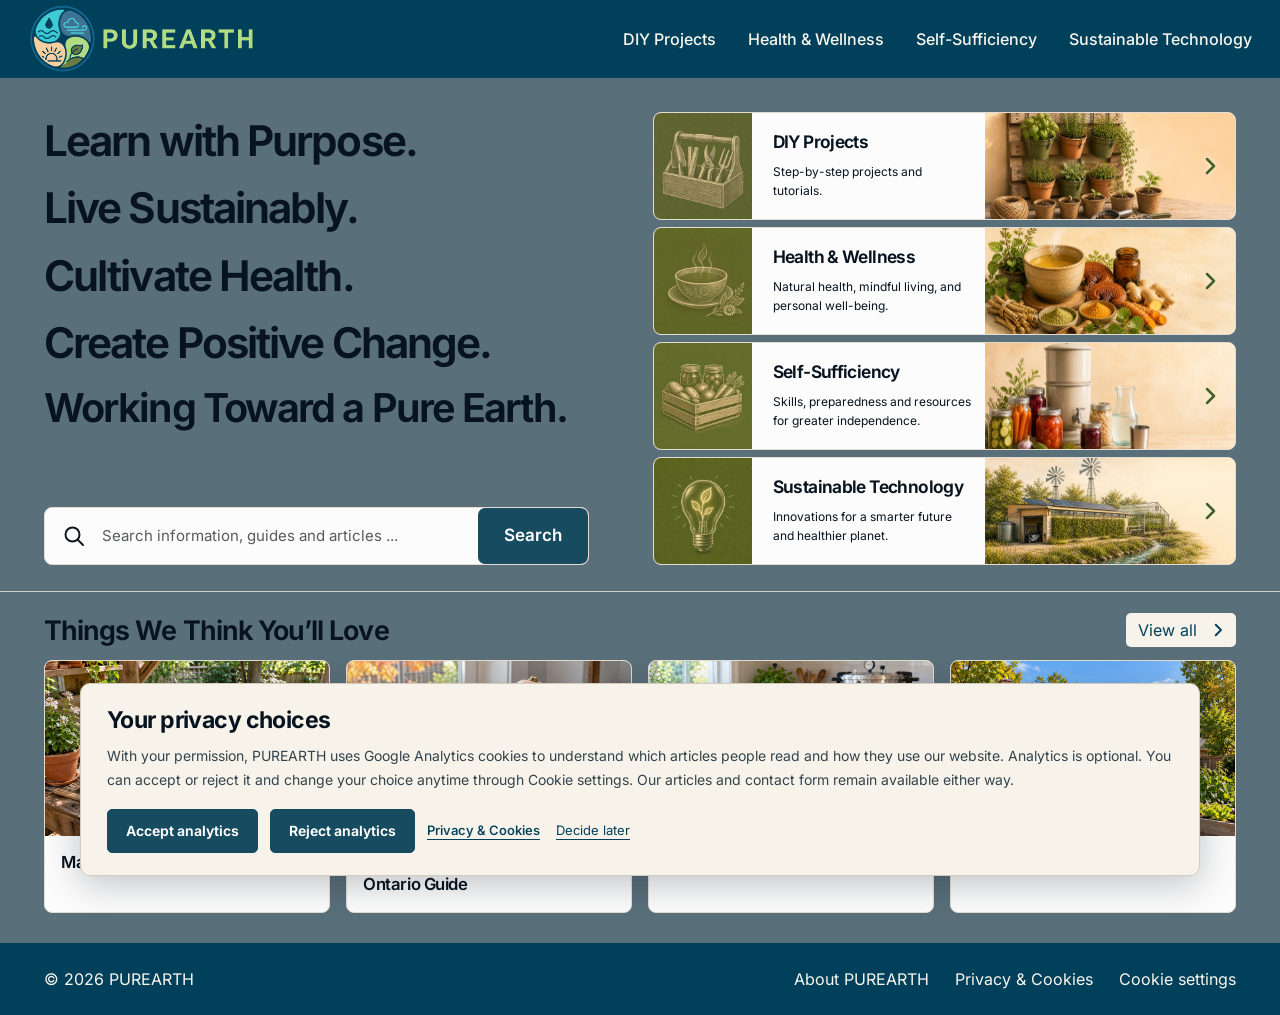
<file: index.html>
<!doctype html>
<html lang="en-CA">
<head>
  <meta charset="utf-8">
  <meta name="viewport" content="width=device-width, initial-scale=1">
  <meta name="theme-color" content="#01405a">
  <meta name="description" content="Explore practical ideas for sustainable living, well-being, self-sufficiency, and a healthier planet. PUREARTH is based in Hamilton, Ontario, Canada.">
  <title>Learn with Purpose. Live Sustainably. | PUREARTH</title>
  <link rel="icon" href="assets/images/favicon.png" type="image/png">
  <link rel="preload" href="assets/fonts/inter-latin.woff2" as="font" type="font/woff2" crossorigin>
  <link rel="stylesheet" href="assets/styles.css">
  <link rel="stylesheet" href="assets/privacy.css">
  <script src="assets/content.js" defer></script>
  <script src="assets/site.js" defer></script>
  <script src="assets/privacy.js" defer></script>
  <noscript><style>.main-nav{display:flex!important;flex-wrap:wrap;flex-direction:row}.menu-toggle{display:none!important}</style></noscript>
</head>
<body data-page="home" data-analytics-page="index.html">
<a class="skip-link" href="#main-content">Skip to content</a>
  <header class="site-header"><div class="header-inner">
    <a class="brand" href="index.html" aria-label="PUREARTH home"><img src="assets/images/purearth-logo.webp" alt="PUREARTH" width="900" height="268" fetchpriority="high"></a>
    <button class="menu-toggle" aria-expanded="false" aria-controls="main-nav" type="button"><svg viewBox="0 0 24 24" width="20" height="20" fill="none" aria-hidden="true"><path d="M4 6h16M4 12h16M4 18h16" stroke="currentColor" stroke-width="1.8" stroke-linecap="round"/></svg><span>Menu</span></button>
    <nav class="main-nav" id="main-nav" aria-label="Main navigation"><a href="diy-projects.html">DIY Projects</a><a href="health-wellness.html">Health &amp; Wellness</a><a href="self-sufficiency.html">Self-Sufficiency</a><a href="sustainable-technology.html">Sustainable Technology</a></nav>
  </div></header>
<main id="main-content"><section class="home-intro" aria-label="Welcome to PUREARTH"><div class="container intro-grid">
  <div class="intro-copy"><h1 class="hero-heading"><span>Learn with Purpose.</span><span>Live Sustainably.</span><span>Cultivate Health.</span><span>Create Positive Change.</span><span>Working Toward a Pure Earth.</span></h1><form class="search-form" action="articles.html" method="get" role="search">
    <label class="sr-only" for="home-query">Search information, guides and articles</label><svg width="24" height="24" viewBox="0 0 24 24" fill="none" aria-hidden="true"><circle cx="10.5" cy="10.5" r="7" stroke="currentColor" stroke-width="2"/><path d="m16 16 5 5" stroke="currentColor" stroke-width="2" stroke-linecap="round"/></svg>
    <input id="home-query" name="q" type="search" placeholder="Search information, guides and articles ..." maxlength="120" autocomplete="off">
    <button type="submit">Search</button>
  </form></div>
  <nav class="category-stack" aria-label="Explore our topics"><a class="category-card" href="diy-projects.html"><img class="category-icon" src="assets/images/category-icon-1.webp" alt="" width="320" height="320"><div class="category-copy"><h2>DIY Projects</h2><p>Step-by-step projects and tutorials.</p></div><div class="category-scene"><img src="assets/images/category-graphic-1.webp" alt="" width="1000" height="550" decoding="async"><svg width="24" height="24" viewBox="0 0 24 24" fill="none" aria-hidden="true"><path d="m9 5 7 7-7 7" stroke="currentColor" stroke-width="2.5" stroke-linecap="round" stroke-linejoin="round"/></svg></div></a><a class="category-card" href="health-wellness.html"><img class="category-icon" src="assets/images/category-icon-2.webp" alt="" width="320" height="320"><div class="category-copy"><h2>Health &amp; Wellness</h2><p>Natural health, mindful living, and personal well-being.</p></div><div class="category-scene"><img src="assets/images/category-graphic-2.webp" alt="" width="1000" height="550" decoding="async"><svg width="24" height="24" viewBox="0 0 24 24" fill="none" aria-hidden="true"><path d="m9 5 7 7-7 7" stroke="currentColor" stroke-width="2.5" stroke-linecap="round" stroke-linejoin="round"/></svg></div></a><a class="category-card" href="self-sufficiency.html"><img class="category-icon" src="assets/images/category-icon-3.webp" alt="" width="320" height="320"><div class="category-copy"><h2>Self-Sufficiency</h2><p>Skills, preparedness and resources for greater independence.</p></div><div class="category-scene"><img src="assets/images/category-graphic-3.webp" alt="" width="1000" height="550" decoding="async"><svg width="24" height="24" viewBox="0 0 24 24" fill="none" aria-hidden="true"><path d="m9 5 7 7-7 7" stroke="currentColor" stroke-width="2.5" stroke-linecap="round" stroke-linejoin="round"/></svg></div></a><a class="category-card" href="sustainable-technology.html"><img class="category-icon" src="assets/images/category-icon-4.webp" alt="" width="320" height="320"><div class="category-copy"><h2>Sustainable Technology</h2><p>Innovations for a smarter future and healthier planet.</p></div><div class="category-scene"><img src="assets/images/category-graphic-4.webp" alt="" width="1000" height="550" decoding="async"><svg width="24" height="24" viewBox="0 0 24 24" fill="none" aria-hidden="true"><path d="m9 5 7 7-7 7" stroke="currentColor" stroke-width="2.5" stroke-linecap="round" stroke-linejoin="round"/></svg></div></a></nav>
</div></section>
<section class="featured-section" aria-labelledby="featured-heading"><div class="container"><div class="section-heading"><h2 id="featured-heading">Things We Think You’ll Love</h2><a class="view-all" href="articles.html">View all <svg width="24" height="24" viewBox="0 0 24 24" fill="none" aria-hidden="true"><path d="m9 5 7 7-7 7" stroke="currentColor" stroke-width="2.5" stroke-linecap="round" stroke-linejoin="round"/></svg></a></div><div class="article-grid"><a class="article-card" href="make-your-own-compost-tea.html" aria-label="Read Make Your Own Compost Tea"><img src="assets/images/article-compost-tea-final.webp" srcset="assets/images/article-compost-tea-final-480.webp 480w, assets/images/article-compost-tea-final-800.webp 800w, assets/images/article-compost-tea-final.webp 1584w" sizes="(max-width: 620px) calc((100vw - 48px) / 2), (max-width: 950px) calc((100vw - 74px) / 2), (max-width: 1688px) calc((100vw - 136px) / 4), 388px" alt="" width="1584" height="993" loading="lazy" decoding="async"><div class="article-copy"><h3>Make Your Own Compost Tea</h3></div></a><a class="article-card" href="eating-with-the-seasons-ontario.html" aria-label="Read Eating with the Seasons: An Ontario Guide"><img src="assets/images/article-seasonal-eating-final.webp" srcset="assets/images/article-seasonal-eating-final-480.webp 480w, assets/images/article-seasonal-eating-final-800.webp 800w, assets/images/article-seasonal-eating-final.webp 1586w" sizes="(max-width: 620px) calc((100vw - 48px) / 2), (max-width: 950px) calc((100vw - 74px) / 2), (max-width: 1688px) calc((100vw - 136px) / 4), 388px" alt="" width="1586" height="992" loading="lazy" decoding="async"><div class="article-copy"><h3>Eating with the Seasons: An Ontario Guide</h3></div></a><a class="article-card" href="make-your-own-preserves.html" aria-label="Read Make Your Own Preserves"><img src="assets/images/article-preserves-final.webp" srcset="assets/images/article-preserves-final-480.webp 480w, assets/images/article-preserves-final-800.webp 800w, assets/images/article-preserves-final.webp 1586w" sizes="(max-width: 620px) calc((100vw - 48px) / 2), (max-width: 950px) calc((100vw - 74px) / 2), (max-width: 1688px) calc((100vw - 136px) / 4), 388px" alt="" width="1586" height="992" loading="lazy" decoding="async"><div class="article-copy"><h3>Make Your Own Preserves</h3></div></a><a class="article-card" href="is-solar-right-for-your-home.html" aria-label="Read Is Solar Right for Your Home?"><img src="assets/images/article-home-solar-final.webp" srcset="assets/images/article-home-solar-final-480.webp 480w, assets/images/article-home-solar-final-800.webp 800w, assets/images/article-home-solar-final.webp 1586w" sizes="(max-width: 620px) calc((100vw - 48px) / 2), (max-width: 950px) calc((100vw - 74px) / 2), (max-width: 1688px) calc((100vw - 136px) / 4), 388px" alt="" width="1586" height="992" loading="lazy" decoding="async"><div class="article-copy"><h3>Is Solar Right for Your Home?</h3></div></a></div></div></section></main>
<footer class="site-footer"><div class="container footer-inner"><p>© 2026 PUREARTH</p><nav aria-label="Footer"><a href="about.html">About PUREARTH</a><a href="privacy.html">Privacy &amp; Cookies</a><a href="privacy.html#choices" data-cookie-settings>Cookie settings</a></nav></div></footer>
<section class="privacy-banner" id="privacy-banner" aria-labelledby="privacy-banner-title" hidden><div class="privacy-banner-copy"><h2 id="privacy-banner-title">Your privacy choices</h2><p>With your permission, PUREARTH uses Google Analytics cookies to understand which articles people read and how they use our website. Analytics is optional. You can accept or reject it and change your choice anytime through Cookie settings. Our articles and contact form remain available either way.</p></div><div class="privacy-actions"><button class="privacy-button" type="button" data-consent="granted">Accept analytics</button><button class="privacy-button" type="button" data-consent="denied">Reject analytics</button><a href="privacy.html">Privacy &amp; Cookies</a><button class="privacy-later" id="privacy-later" type="button">Decide later</button></div></section>
<dialog class="privacy-dialog" id="privacy-dialog" aria-labelledby="privacy-dialog-title" aria-describedby="privacy-dialog-description"><h2 id="privacy-dialog-title">Your privacy choices</h2><p id="privacy-dialog-description">Analytics is optional and off until you accept. Essential browser storage remembers your choice. You can browse our articles and use the contact form with analytics off.</p><p class="privacy-choice-status" data-consent-status></p><div class="privacy-actions"><button class="privacy-button" type="button" data-consent="granted">Accept analytics</button><button class="privacy-button" type="button" data-consent="denied">Reject analytics</button></div><div class="privacy-dialog-links"><a href="privacy.html">Read Privacy &amp; Cookies</a><button class="privacy-later" id="privacy-close" type="button">Close settings</button></div></dialog>
<p class="sr-only" id="privacy-announcement" role="status" aria-live="polite"></p>
</body>
</html>
</file>
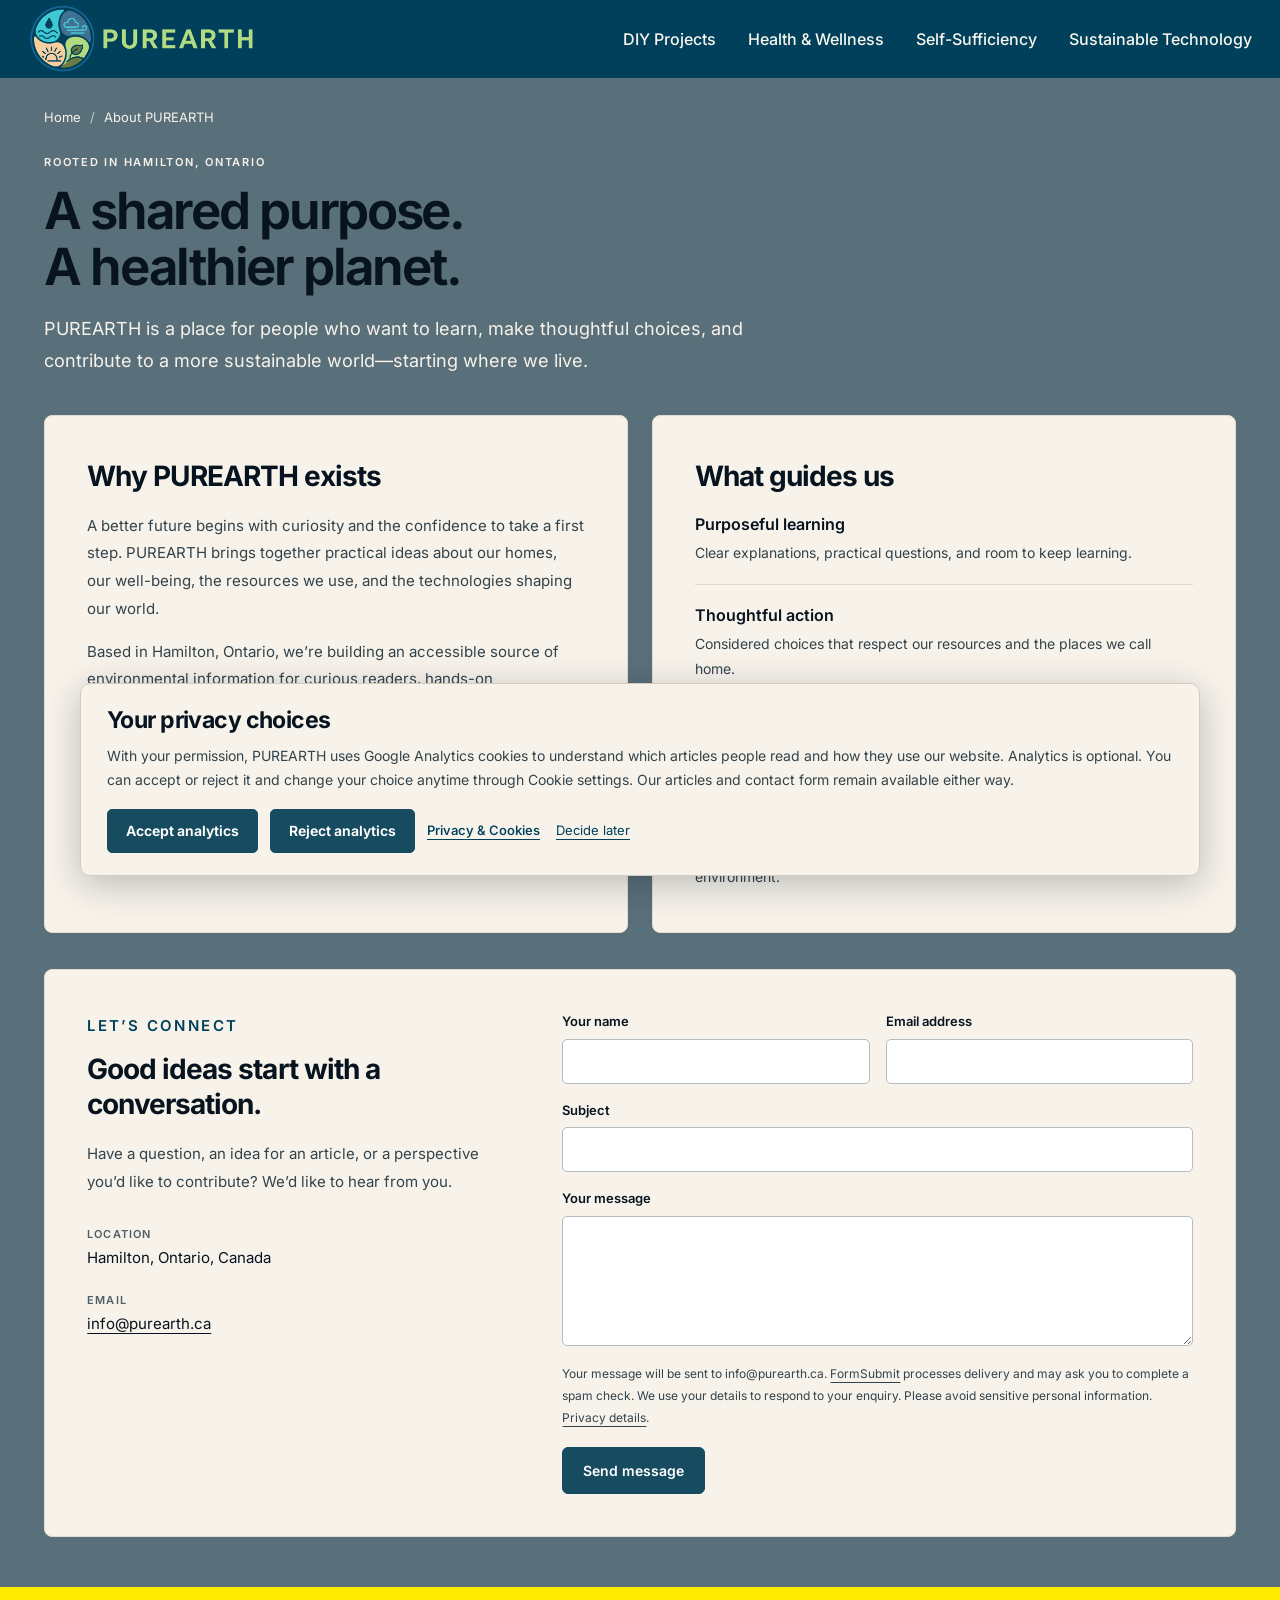
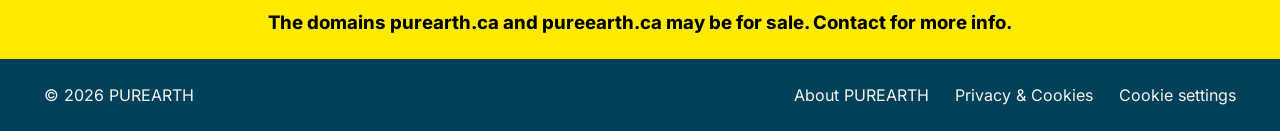
<file: about.html>
<!doctype html>
<html lang="en-CA">
<head>
  <meta charset="utf-8">
  <meta name="viewport" content="width=device-width, initial-scale=1">
  <meta name="theme-color" content="#01405a">
  <meta name="description" content="Meet PUREARTH, an environmental information and education brand based in Hamilton, Ontario, Canada. Discover our purpose, values, and contact section.">
  <title>About &amp; Contact | PUREARTH</title>
  <link rel="icon" href="assets/images/favicon.png" type="image/png">
  <link rel="preload" href="assets/fonts/inter-latin.woff2" as="font" type="font/woff2" crossorigin>
  <link rel="stylesheet" href="assets/styles.css">
  <link rel="stylesheet" href="assets/privacy.css">
  <script src="assets/content.js" defer></script>
  <script src="assets/site.js" defer></script>
  <script src="assets/privacy.js" defer></script>
  <noscript><style>.main-nav{display:flex!important;flex-wrap:wrap;flex-direction:row}.menu-toggle{display:none!important}</style></noscript>
</head>
<body data-page="about" data-analytics-page="about.html">
<a class="skip-link" href="#main-content">Skip to content</a>
  <header class="site-header"><div class="header-inner">
    <a class="brand" href="index.html" aria-label="PUREARTH home"><img src="assets/images/purearth-logo.webp" alt="PUREARTH" width="900" height="268" fetchpriority="high"></a>
    <button class="menu-toggle" aria-expanded="false" aria-controls="main-nav" type="button"><svg viewBox="0 0 24 24" width="20" height="20" fill="none" aria-hidden="true"><path d="M4 6h16M4 12h16M4 18h16" stroke="currentColor" stroke-width="1.8" stroke-linecap="round"/></svg><span>Menu</span></button>
    <nav class="main-nav" id="main-nav" aria-label="Main navigation"><a href="diy-projects.html">DIY Projects</a><a href="health-wellness.html">Health &amp; Wellness</a><a href="self-sufficiency.html">Self-Sufficiency</a><a href="sustainable-technology.html">Sustainable Technology</a></nav>
  </div></header>
<main id="main-content"><section class="page-top"><div class="container"><nav class="breadcrumbs" aria-label="Breadcrumb"><a href="index.html">Home</a><span aria-hidden="true">/</span><span aria-current="page">About PUREARTH</span></nav><div class="about-intro"><p class="eyebrow">Rooted in Hamilton, Ontario</p><h1 class="page-title">A shared purpose.<br>A healthier planet.</h1><p class="page-description">PUREARTH is a place for people who want to learn, make thoughtful choices, and contribute to a more sustainable world—starting where we live.</p></div></div></section>
<div class="container"><div class="about-layout"><section class="paper" aria-labelledby="our-story"><h2 id="our-story">Why PUREARTH exists</h2><p>A better future begins with curiosity and the confidence to take a first step. PUREARTH brings together practical ideas about our homes, our well-being, the resources we use, and the technologies shaping our world.</p><p>Based in Hamilton, Ontario, we’re building an accessible source of environmental information for curious readers, hands-on contributors, and professionals who want to share what they know.</p><p>Our aim is simple: make useful knowledge easier to find, understand, and put into practice.</p></section><section class="paper" aria-labelledby="our-values"><h2 id="our-values">What guides us</h2><ul class="value-list"><li><h3>Purposeful learning</h3><p>Clear explanations, practical questions, and room to keep learning.</p></li><li><h3>Thoughtful action</h3><p>Considered choices that respect our resources and the places we call home.</p></li><li><h3>Shared knowledge</h3><p>A welcoming approach to ideas, lived experience, and professional insight.</p></li><li><h3>Care for our planet</h3><p>A long-term view of the well-being of people, communities, and the environment.</p></li></ul></section></div>
<section class="paper contact-section" id="contact" aria-labelledby="contact-heading"><div><p class="eyebrow" style="color:var(--banner)">Let’s connect</p><h2 id="contact-heading">Good ideas start with a conversation.</h2><p>Have a question, an idea for an article, or a perspective you’d like to contribute? We’d like to hear from you.</p><dl class="contact-details"><dt>Location</dt><dd>Hamilton, Ontario, Canada</dd><dt>Email</dt><dd id="contact-email"><a href="mailto:info@purearth.ca">info@purearth.ca</a></dd></dl></div>
<div><form id="contact-form" action="https://formsubmit.co/info@purearth.ca" method="post" aria-describedby="contact-form-note">
  <input type="hidden" name="_subject" value="PUREARTH website enquiry">
  <input type="hidden" name="_template" value="table">
  <input type="hidden" name="_next" id="contact-return-url" disabled>
  <input type="hidden" name="_url" id="contact-page-url" disabled>
  <input type="hidden" name="_replyto" id="contact-reply-to" disabled>
  <div class="contact-trap" aria-hidden="true"><label for="contact-website">Leave this field blank</label><input id="contact-website" type="text" name="_honey" tabindex="-1" autocomplete="off"></div>
  <div class="field-row"><div class="field"><label for="contact-name">Your name</label><input id="contact-name" name="name" type="text" autocomplete="name" required maxlength="100"></div><div class="field"><label for="contact-sender">Email address</label><input id="contact-sender" name="email" type="email" autocomplete="email" required maxlength="180"></div></div>
  <div class="field"><label for="contact-subject">Subject</label><input id="contact-subject" name="subject" type="text" required maxlength="160"></div>
  <div class="field"><label for="contact-message">Your message</label><textarea id="contact-message" name="message" rows="5" required minlength="10" maxlength="5000"></textarea></div>
  <p class="form-note" id="contact-form-note">Your message will be sent to info@purearth.ca. <a href="https://formsubmit.co/">FormSubmit</a> processes delivery and may ask you to complete a spam check. We use your details to respond to your enquiry. Please avoid sensitive personal information. <a href="privacy.html#contact-information">Privacy details</a>.</p>
  <button class="button" id="contact-send-button" type="submit">Send message</button>
  <p class="contact-status" id="contact-status" role="status" aria-live="polite" tabindex="-1" hidden></p>
</form></div></section></div></main>
<footer class="site-footer"><aside class="domain-sale-banner" aria-label="Domain availability"><div class="container"><p>The domains purearth.ca and pureearth.ca may be for sale. Contact for more info.</p></div></aside><div class="container footer-inner"><p>© 2026 PUREARTH</p><nav aria-label="Footer"><a href="about.html" aria-current="page">About PUREARTH</a><a href="privacy.html">Privacy &amp; Cookies</a><a href="privacy.html#choices" data-cookie-settings>Cookie settings</a></nav></div></footer>
<section class="privacy-banner" id="privacy-banner" aria-labelledby="privacy-banner-title" hidden><div class="privacy-banner-copy"><h2 id="privacy-banner-title">Your privacy choices</h2><p>With your permission, PUREARTH uses Google Analytics cookies to understand which articles people read and how they use our website. Analytics is optional. You can accept or reject it and change your choice anytime through Cookie settings. Our articles and contact form remain available either way.</p></div><div class="privacy-actions"><button class="privacy-button" type="button" data-consent="granted">Accept analytics</button><button class="privacy-button" type="button" data-consent="denied">Reject analytics</button><a href="privacy.html">Privacy &amp; Cookies</a><button class="privacy-later" id="privacy-later" type="button">Decide later</button></div></section>
<dialog class="privacy-dialog" id="privacy-dialog" aria-labelledby="privacy-dialog-title" aria-describedby="privacy-dialog-description"><h2 id="privacy-dialog-title">Your privacy choices</h2><p id="privacy-dialog-description">Analytics is optional and off until you accept. Essential browser storage remembers your choice. You can browse our articles and use the contact form with analytics off.</p><p class="privacy-choice-status" data-consent-status></p><div class="privacy-actions"><button class="privacy-button" type="button" data-consent="granted">Accept analytics</button><button class="privacy-button" type="button" data-consent="denied">Reject analytics</button></div><div class="privacy-dialog-links"><a href="privacy.html">Read Privacy &amp; Cookies</a><button class="privacy-later" id="privacy-close" type="button">Close settings</button></div></dialog>
<p class="sr-only" id="privacy-announcement" role="status" aria-live="polite"></p>
</body>
</html>
</file>
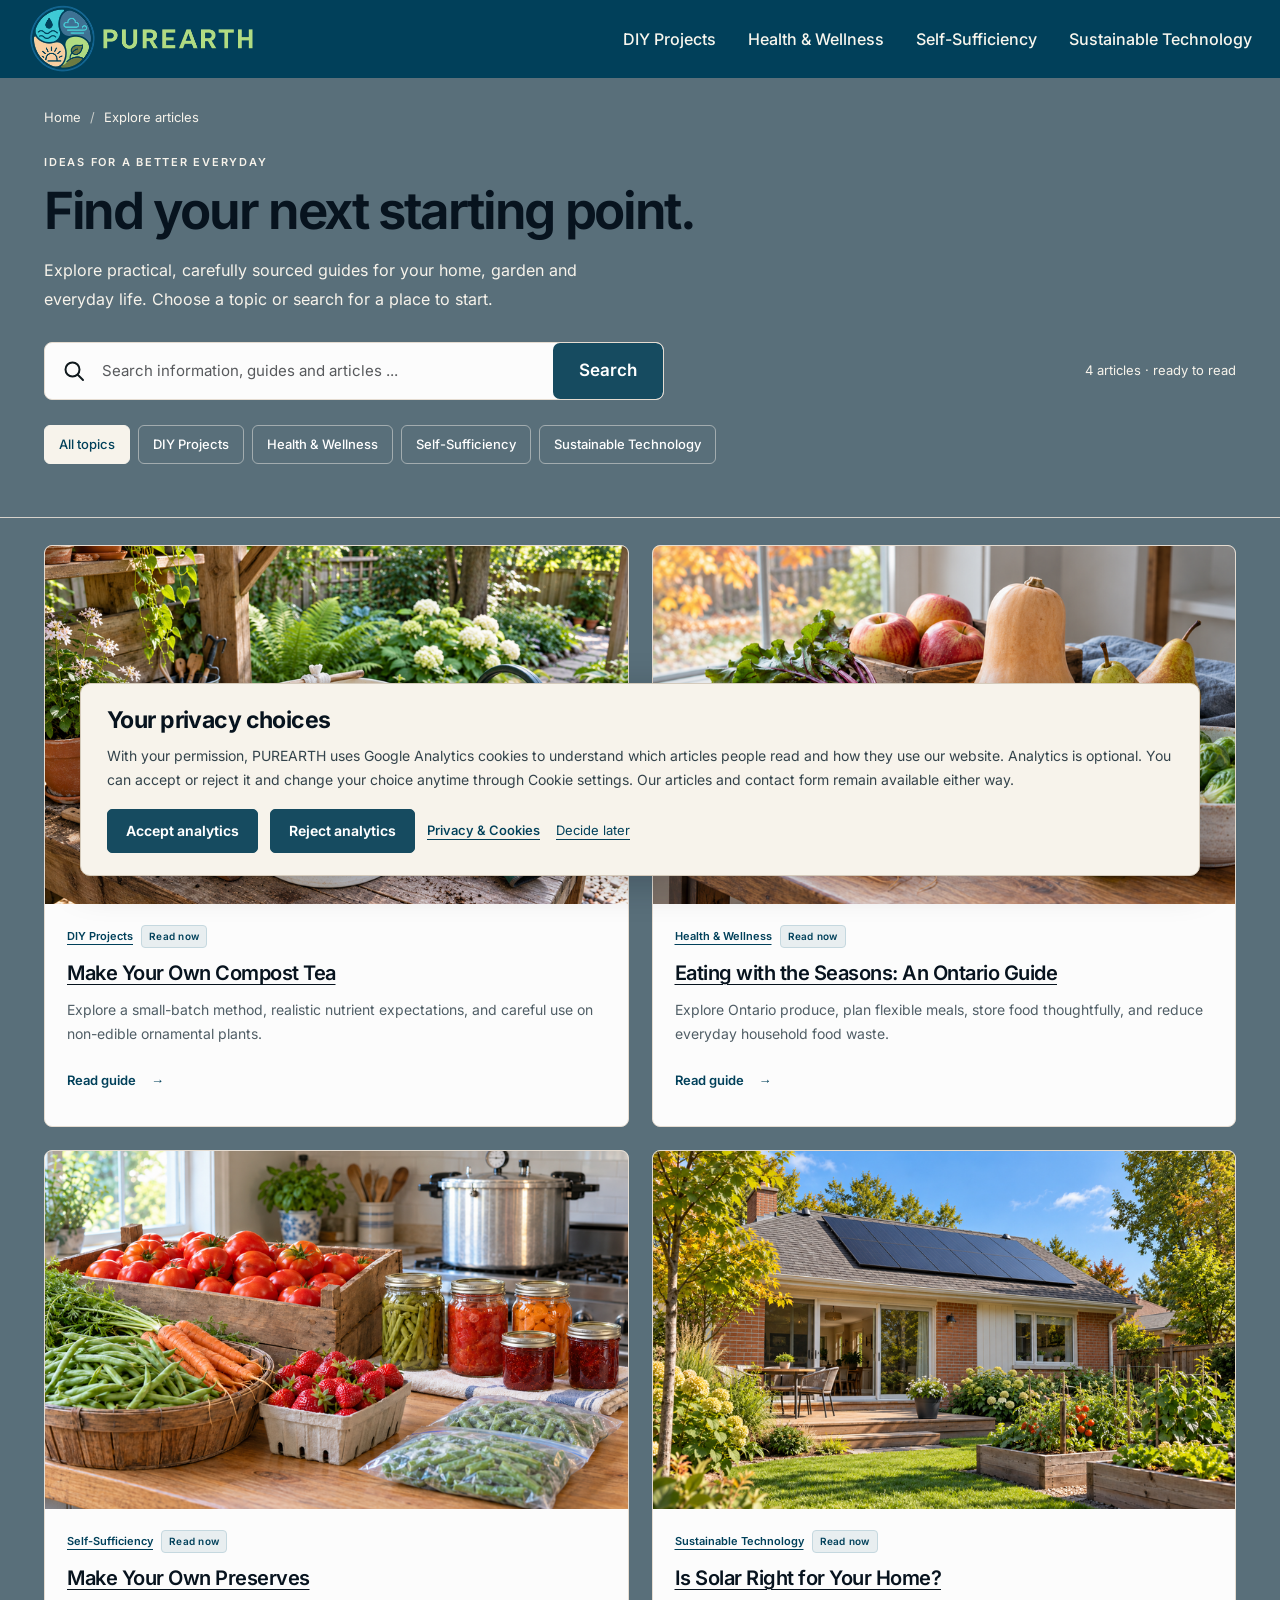
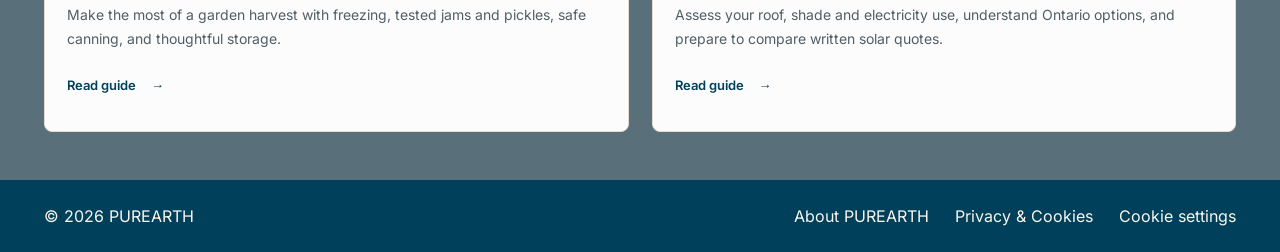
<file: articles.html>
<!doctype html>
<html lang="en-CA">
<head>
  <meta charset="utf-8">
  <meta name="viewport" content="width=device-width, initial-scale=1">
  <meta name="theme-color" content="#01405a">
  <meta name="description" content="Find PUREARTH guides about practical projects, seasonal eating, home preservation, and residential solar in Hamilton, Ontario.">
  <title>Explore Articles | PUREARTH</title>
  <link rel="icon" href="assets/images/favicon.png" type="image/png">
  <link rel="preload" href="assets/fonts/inter-latin.woff2" as="font" type="font/woff2" crossorigin>
  <link rel="stylesheet" href="assets/styles.css">
  <link rel="stylesheet" href="assets/privacy.css">
  <script src="assets/content.js" defer></script>
  <script src="assets/site.js" defer></script>
  <script src="assets/privacy.js" defer></script>
  <noscript><style>.main-nav{display:flex!important;flex-wrap:wrap;flex-direction:row}.menu-toggle{display:none!important}</style></noscript>
</head>
<body data-page="articles" data-analytics-page="articles.html">
<a class="skip-link" href="#main-content">Skip to content</a>
  <header class="site-header"><div class="header-inner">
    <a class="brand" href="index.html" aria-label="PUREARTH home"><img src="assets/images/purearth-logo.webp" alt="PUREARTH" width="900" height="268" fetchpriority="high"></a>
    <button class="menu-toggle" aria-expanded="false" aria-controls="main-nav" type="button"><svg viewBox="0 0 24 24" width="20" height="20" fill="none" aria-hidden="true"><path d="M4 6h16M4 12h16M4 18h16" stroke="currentColor" stroke-width="1.8" stroke-linecap="round"/></svg><span>Menu</span></button>
    <nav class="main-nav" id="main-nav" aria-label="Main navigation"><a href="diy-projects.html">DIY Projects</a><a href="health-wellness.html">Health &amp; Wellness</a><a href="self-sufficiency.html">Self-Sufficiency</a><a href="sustainable-technology.html">Sustainable Technology</a></nav>
  </div></header>
<main id="main-content"><section class="page-top"><div class="container"><nav class="breadcrumbs" aria-label="Breadcrumb"><a href="index.html">Home</a><span aria-hidden="true">/</span><span aria-current="page">Explore articles</span></nav><div class="directory-header"><p class="eyebrow">Ideas for a better everyday</p><h1 class="page-title">Find your next starting point.</h1><p class="page-description">Explore practical, carefully sourced guides for your home, garden and everyday life. Choose a topic or search for a place to start.</p></div><div class="directory-toolbar"><form class="search-form directory-search" action="articles.html" method="get" role="search" id="directory-search">
    <label class="sr-only" for="directory-query">Search information, guides and articles</label><svg width="24" height="24" viewBox="0 0 24 24" fill="none" aria-hidden="true"><circle cx="10.5" cy="10.5" r="7" stroke="currentColor" stroke-width="2"/><path d="m16 16 5 5" stroke="currentColor" stroke-width="2" stroke-linecap="round"/></svg>
    <input id="directory-query" name="q" type="search" placeholder="Search information, guides and articles ..." maxlength="120" autocomplete="off">
    <button type="submit">Search</button>
  </form><p class="results-count" id="results-count" role="status" aria-live="polite" aria-atomic="true">4 articles ready to read</p></div><div class="filter-row" role="group" aria-label="Filter articles by topic"><button class="filter-button" type="button" data-filter="all" aria-pressed="true">All topics</button><button class="filter-button" type="button" data-filter="diy" aria-pressed="false">DIY Projects</button><button class="filter-button" type="button" data-filter="wellness" aria-pressed="false">Health &amp; Wellness</button><button class="filter-button" type="button" data-filter="self" aria-pressed="false">Self-Sufficiency</button><button class="filter-button" type="button" data-filter="technology" aria-pressed="false">Sustainable Technology</button></div><noscript><p class="noscript-notice">All articles are shown below. Enable JavaScript to search or filter this collection.</p></noscript></div></section><section class="collection-section" aria-label="Articles"><div class="container"><div class="article-grid collection-grid directory-collection" id="article-results"><article class="article-card" data-category="diy" data-published="true" data-search="make your own compost tea explore a small-batch method, realistic nutrient expectations, and careful use on non-edible ornamental plants. diy projects compost garden soil"><img src="assets/images/article-compost-tea-final.webp" srcset="assets/images/article-compost-tea-final-480.webp 480w, assets/images/article-compost-tea-final-800.webp 800w, assets/images/article-compost-tea-final.webp 1584w" sizes="(max-width: 620px) calc(100vw - 36px), (max-width: 1200px) calc((100vw - 79px) / 2), (max-width: 1688px) calc((100vw - 111px) / 2), 789px" alt="" width="1584" height="993" loading="lazy" decoding="async"><div class="article-copy"><div class="article-meta"><a href="diy-projects.html">DIY Projects</a><span class="status-label status-published">Read now</span></div><h3><a href="make-your-own-compost-tea.html">Make Your Own Compost Tea</a></h3><p>Explore a small-batch method, realistic nutrient expectations, and careful use on non-edible ornamental plants.</p><a class="article-read-link" href="make-your-own-compost-tea.html" aria-label="Read Make Your Own Compost Tea">Read guide <span aria-hidden="true">→</span></a></div></article><article class="article-card" data-category="wellness" data-published="true" data-search="eating with the seasons: an ontario guide explore ontario produce, plan flexible meals, store food thoughtfully, and reduce everyday household food waste. health &amp; wellness seasonal ontario hamilton food produce meals waste"><img src="assets/images/article-seasonal-eating-final.webp" srcset="assets/images/article-seasonal-eating-final-480.webp 480w, assets/images/article-seasonal-eating-final-800.webp 800w, assets/images/article-seasonal-eating-final.webp 1586w" sizes="(max-width: 620px) calc(100vw - 36px), (max-width: 1200px) calc((100vw - 79px) / 2), (max-width: 1688px) calc((100vw - 111px) / 2), 789px" alt="" width="1586" height="992" loading="lazy" decoding="async"><div class="article-copy"><div class="article-meta"><a href="health-wellness.html">Health &amp; Wellness</a><span class="status-label status-published">Read now</span></div><h3><a href="eating-with-the-seasons-ontario.html">Eating with the Seasons: An Ontario Guide</a></h3><p>Explore Ontario produce, plan flexible meals, store food thoughtfully, and reduce everyday household food waste.</p><a class="article-read-link" href="eating-with-the-seasons-ontario.html" aria-label="Read Eating with the Seasons: An Ontario Guide">Read guide <span aria-hidden="true">→</span></a></div></article><article class="article-card" data-category="self" data-published="true" data-search="make your own preserves make the most of a garden harvest with freezing, tested jams and pickles, safe canning, and thoughtful storage. self-sufficiency food canning preserving harvest"><img src="assets/images/article-preserves-final.webp" srcset="assets/images/article-preserves-final-480.webp 480w, assets/images/article-preserves-final-800.webp 800w, assets/images/article-preserves-final.webp 1586w" sizes="(max-width: 620px) calc(100vw - 36px), (max-width: 1200px) calc((100vw - 79px) / 2), (max-width: 1688px) calc((100vw - 111px) / 2), 789px" alt="" width="1586" height="992" loading="lazy" decoding="async"><div class="article-copy"><div class="article-meta"><a href="self-sufficiency.html">Self-Sufficiency</a><span class="status-label status-published">Read now</span></div><h3><a href="make-your-own-preserves.html">Make Your Own Preserves</a></h3><p>Make the most of a garden harvest with freezing, tested jams and pickles, safe canning, and thoughtful storage.</p><a class="article-read-link" href="make-your-own-preserves.html" aria-label="Read Make Your Own Preserves">Read guide <span aria-hidden="true">→</span></a></div></article><article class="article-card" data-category="technology" data-published="true" data-search="is solar right for your home? assess your roof, shade and electricity use, understand ontario options, and prepare to compare written solar quotes. sustainable technology solar energy technology roof shade ontario hamilton"><img src="assets/images/article-home-solar-final.webp" srcset="assets/images/article-home-solar-final-480.webp 480w, assets/images/article-home-solar-final-800.webp 800w, assets/images/article-home-solar-final.webp 1586w" sizes="(max-width: 620px) calc(100vw - 36px), (max-width: 1200px) calc((100vw - 79px) / 2), (max-width: 1688px) calc((100vw - 111px) / 2), 789px" alt="" width="1586" height="992" loading="lazy" decoding="async"><div class="article-copy"><div class="article-meta"><a href="sustainable-technology.html">Sustainable Technology</a><span class="status-label status-published">Read now</span></div><h3><a href="is-solar-right-for-your-home.html">Is Solar Right for Your Home?</a></h3><p>Assess your roof, shade and electricity use, understand Ontario options, and prepare to compare written solar quotes.</p><a class="article-read-link" href="is-solar-right-for-your-home.html" aria-label="Read Is Solar Right for Your Home?">Read guide <span aria-hidden="true">→</span></a></div></article></div><div class="no-results" id="no-results" hidden><h2>No matching articles.</h2><p>Try a broader search, such as “garden”, “home”, or “energy”.</p><button class="button" id="reset-search" type="button">Show all articles</button></div></div></section></main>
<footer class="site-footer"><div class="container footer-inner"><p>© 2026 PUREARTH</p><nav aria-label="Footer"><a href="about.html">About PUREARTH</a><a href="privacy.html">Privacy &amp; Cookies</a><a href="privacy.html#choices" data-cookie-settings>Cookie settings</a></nav></div></footer>
<section class="privacy-banner" id="privacy-banner" aria-labelledby="privacy-banner-title" hidden><div class="privacy-banner-copy"><h2 id="privacy-banner-title">Your privacy choices</h2><p>With your permission, PUREARTH uses Google Analytics cookies to understand which articles people read and how they use our website. Analytics is optional. You can accept or reject it and change your choice anytime through Cookie settings. Our articles and contact form remain available either way.</p></div><div class="privacy-actions"><button class="privacy-button" type="button" data-consent="granted">Accept analytics</button><button class="privacy-button" type="button" data-consent="denied">Reject analytics</button><a href="privacy.html">Privacy &amp; Cookies</a><button class="privacy-later" id="privacy-later" type="button">Decide later</button></div></section>
<dialog class="privacy-dialog" id="privacy-dialog" aria-labelledby="privacy-dialog-title" aria-describedby="privacy-dialog-description"><h2 id="privacy-dialog-title">Your privacy choices</h2><p id="privacy-dialog-description">Analytics is optional and off until you accept. Essential browser storage remembers your choice. You can browse our articles and use the contact form with analytics off.</p><p class="privacy-choice-status" data-consent-status></p><div class="privacy-actions"><button class="privacy-button" type="button" data-consent="granted">Accept analytics</button><button class="privacy-button" type="button" data-consent="denied">Reject analytics</button></div><div class="privacy-dialog-links"><a href="privacy.html">Read Privacy &amp; Cookies</a><button class="privacy-later" id="privacy-close" type="button">Close settings</button></div></dialog>
<p class="sr-only" id="privacy-announcement" role="status" aria-live="polite"></p>
</body>
</html>
</file>
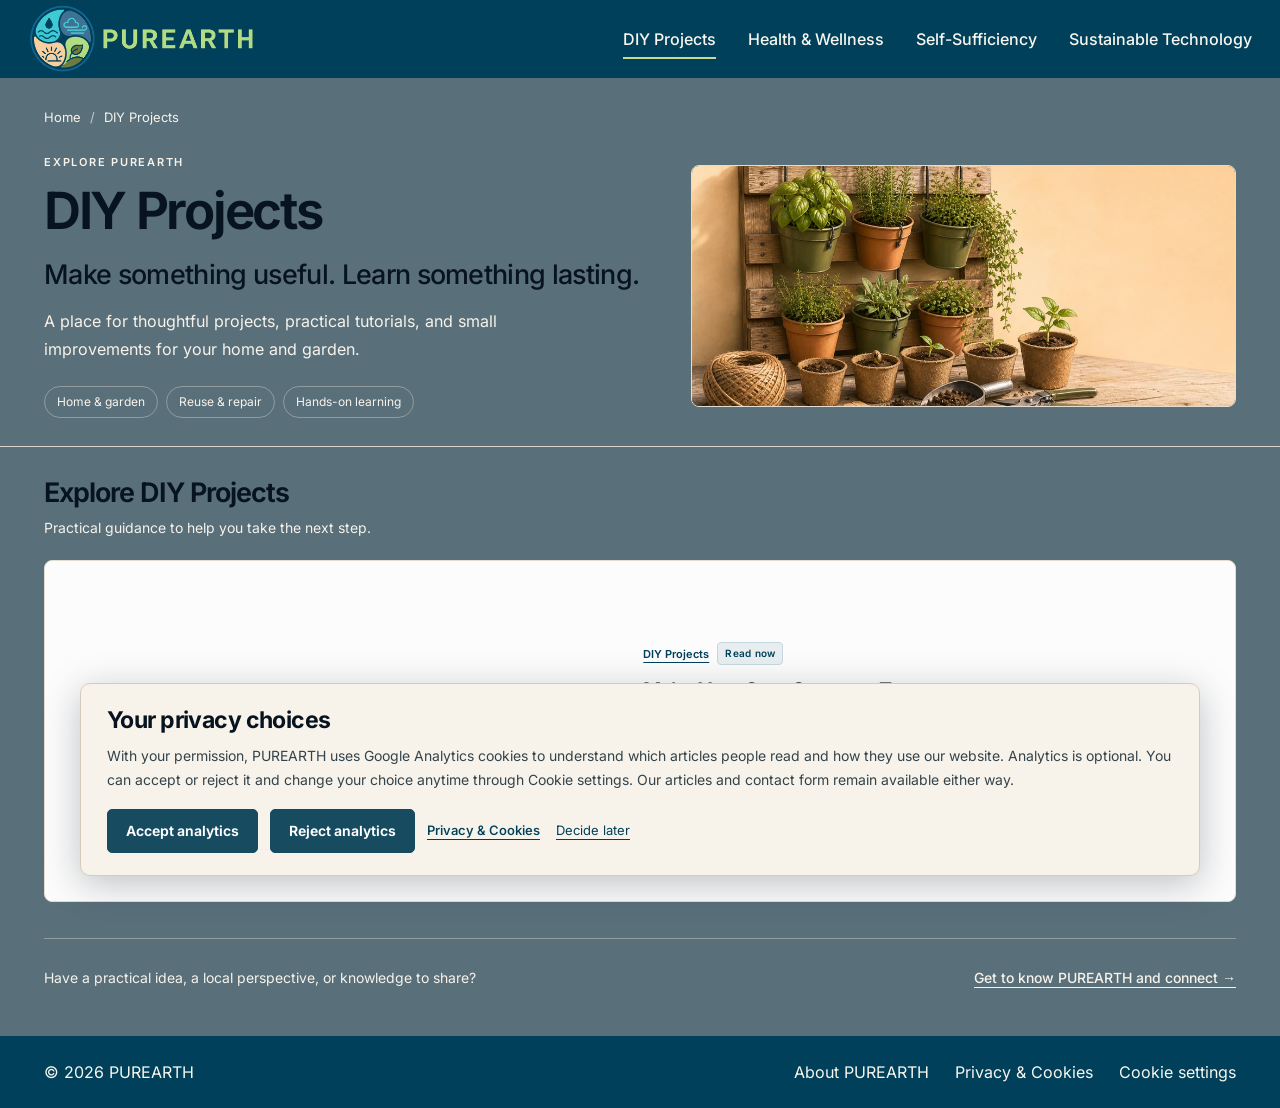
<file: diy-projects.html>
<!doctype html>
<html lang="en-CA">
<head>
  <meta charset="utf-8">
  <meta name="viewport" content="width=device-width, initial-scale=1">
  <meta name="theme-color" content="#01405a">
  <meta name="description" content="Step-by-step projects and tutorials. Explore the DIY Projects guides from PUREARTH in Hamilton, Ontario.">
  <title>DIY Projects | PUREARTH</title>
  <link rel="icon" href="assets/images/favicon.png" type="image/png">
  <link rel="preload" href="assets/fonts/inter-latin.woff2" as="font" type="font/woff2" crossorigin>
  <link rel="stylesheet" href="assets/styles.css">
  <link rel="stylesheet" href="assets/privacy.css">
  <script src="assets/content.js" defer></script>
  <script src="assets/site.js" defer></script>
  <script src="assets/privacy.js" defer></script>
  <noscript><style>.main-nav{display:flex!important;flex-wrap:wrap;flex-direction:row}.menu-toggle{display:none!important}</style></noscript>
</head>
<body data-page="diy" data-analytics-page="diy-projects.html">
<a class="skip-link" href="#main-content">Skip to content</a>
  <header class="site-header"><div class="header-inner">
    <a class="brand" href="index.html" aria-label="PUREARTH home"><img src="assets/images/purearth-logo.webp" alt="PUREARTH" width="900" height="268" fetchpriority="high"></a>
    <button class="menu-toggle" aria-expanded="false" aria-controls="main-nav" type="button"><svg viewBox="0 0 24 24" width="20" height="20" fill="none" aria-hidden="true"><path d="M4 6h16M4 12h16M4 18h16" stroke="currentColor" stroke-width="1.8" stroke-linecap="round"/></svg><span>Menu</span></button>
    <nav class="main-nav" id="main-nav" aria-label="Main navigation"><a href="diy-projects.html" aria-current="page">DIY Projects</a><a href="health-wellness.html">Health &amp; Wellness</a><a href="self-sufficiency.html">Self-Sufficiency</a><a href="sustainable-technology.html">Sustainable Technology</a></nav>
  </div></header>
<main id="main-content"><section class="page-top"><div class="container"><nav class="breadcrumbs" aria-label="Breadcrumb"><a href="index.html">Home</a><span aria-hidden="true">/</span><span aria-current="page">DIY Projects</span></nav><div class="page-intro-grid"><div><p class="eyebrow">Explore PUREARTH</p><h1 class="page-title">DIY Projects</h1><p class="page-lead">Make something useful. Learn something lasting.</p><p class="page-description">A place for thoughtful projects, practical tutorials, and small improvements for your home and garden.</p><ul class="topic-tags" aria-label="Topics"><li>Home &amp; garden</li><li>Reuse &amp; repair</li><li>Hands-on learning</li></ul></div><img class="category-cover" src="assets/images/category-graphic-1.webp" alt="Potted herbs and practical gardening tools." width="1000" height="550" fetchpriority="high"></div></div></section>
  <section class="collection-section" aria-labelledby="collection-heading"><div class="container"><div class="section-heading"><div><h2 id="collection-heading">Explore DIY Projects</h2><p>Practical guidance to help you take the next step.</p></div></div><div class="article-grid collection-grid category-collection"><article class="article-card" id="compost-tea"><img src="assets/images/article-compost-tea-final.webp" srcset="assets/images/article-compost-tea-final-480.webp 480w, assets/images/article-compost-tea-final-800.webp 800w, assets/images/article-compost-tea-final.webp 1584w" sizes="(max-width: 620px) calc(100vw - 36px), (max-width: 1200px) calc((100vw - 79px) / 2), (max-width: 1688px) calc((100vw - 111px) / 2), 789px" alt="" width="1584" height="993" loading="lazy" decoding="async"><div class="article-copy"><div class="article-meta"><a href="diy-projects.html">DIY Projects</a><span class="status-label status-published">Read now</span></div><h3><a href="make-your-own-compost-tea.html">Make Your Own Compost Tea</a></h3><p>Explore a small-batch method, realistic nutrient expectations, and careful use on non-edible ornamental plants.</p><a class="article-read-link" href="make-your-own-compost-tea.html" aria-label="Read Make Your Own Compost Tea">Read guide <span aria-hidden="true">→</span></a></div></article></div><div class="collection-note"><p>Have a practical idea, a local perspective, or knowledge to share?</p><a class="text-link" href="about.html#contact">Get to know PUREARTH and connect →</a></div></div></section></main>
<footer class="site-footer"><div class="container footer-inner"><p>© 2026 PUREARTH</p><nav aria-label="Footer"><a href="about.html">About PUREARTH</a><a href="privacy.html">Privacy &amp; Cookies</a><a href="privacy.html#choices" data-cookie-settings>Cookie settings</a></nav></div></footer>
<section class="privacy-banner" id="privacy-banner" aria-labelledby="privacy-banner-title" hidden><div class="privacy-banner-copy"><h2 id="privacy-banner-title">Your privacy choices</h2><p>With your permission, PUREARTH uses Google Analytics cookies to understand which articles people read and how they use our website. Analytics is optional. You can accept or reject it and change your choice anytime through Cookie settings. Our articles and contact form remain available either way.</p></div><div class="privacy-actions"><button class="privacy-button" type="button" data-consent="granted">Accept analytics</button><button class="privacy-button" type="button" data-consent="denied">Reject analytics</button><a href="privacy.html">Privacy &amp; Cookies</a><button class="privacy-later" id="privacy-later" type="button">Decide later</button></div></section>
<dialog class="privacy-dialog" id="privacy-dialog" aria-labelledby="privacy-dialog-title" aria-describedby="privacy-dialog-description"><h2 id="privacy-dialog-title">Your privacy choices</h2><p id="privacy-dialog-description">Analytics is optional and off until you accept. Essential browser storage remembers your choice. You can browse our articles and use the contact form with analytics off.</p><p class="privacy-choice-status" data-consent-status></p><div class="privacy-actions"><button class="privacy-button" type="button" data-consent="granted">Accept analytics</button><button class="privacy-button" type="button" data-consent="denied">Reject analytics</button></div><div class="privacy-dialog-links"><a href="privacy.html">Read Privacy &amp; Cookies</a><button class="privacy-later" id="privacy-close" type="button">Close settings</button></div></dialog>
<p class="sr-only" id="privacy-announcement" role="status" aria-live="polite"></p>
</body>
</html>
</file>
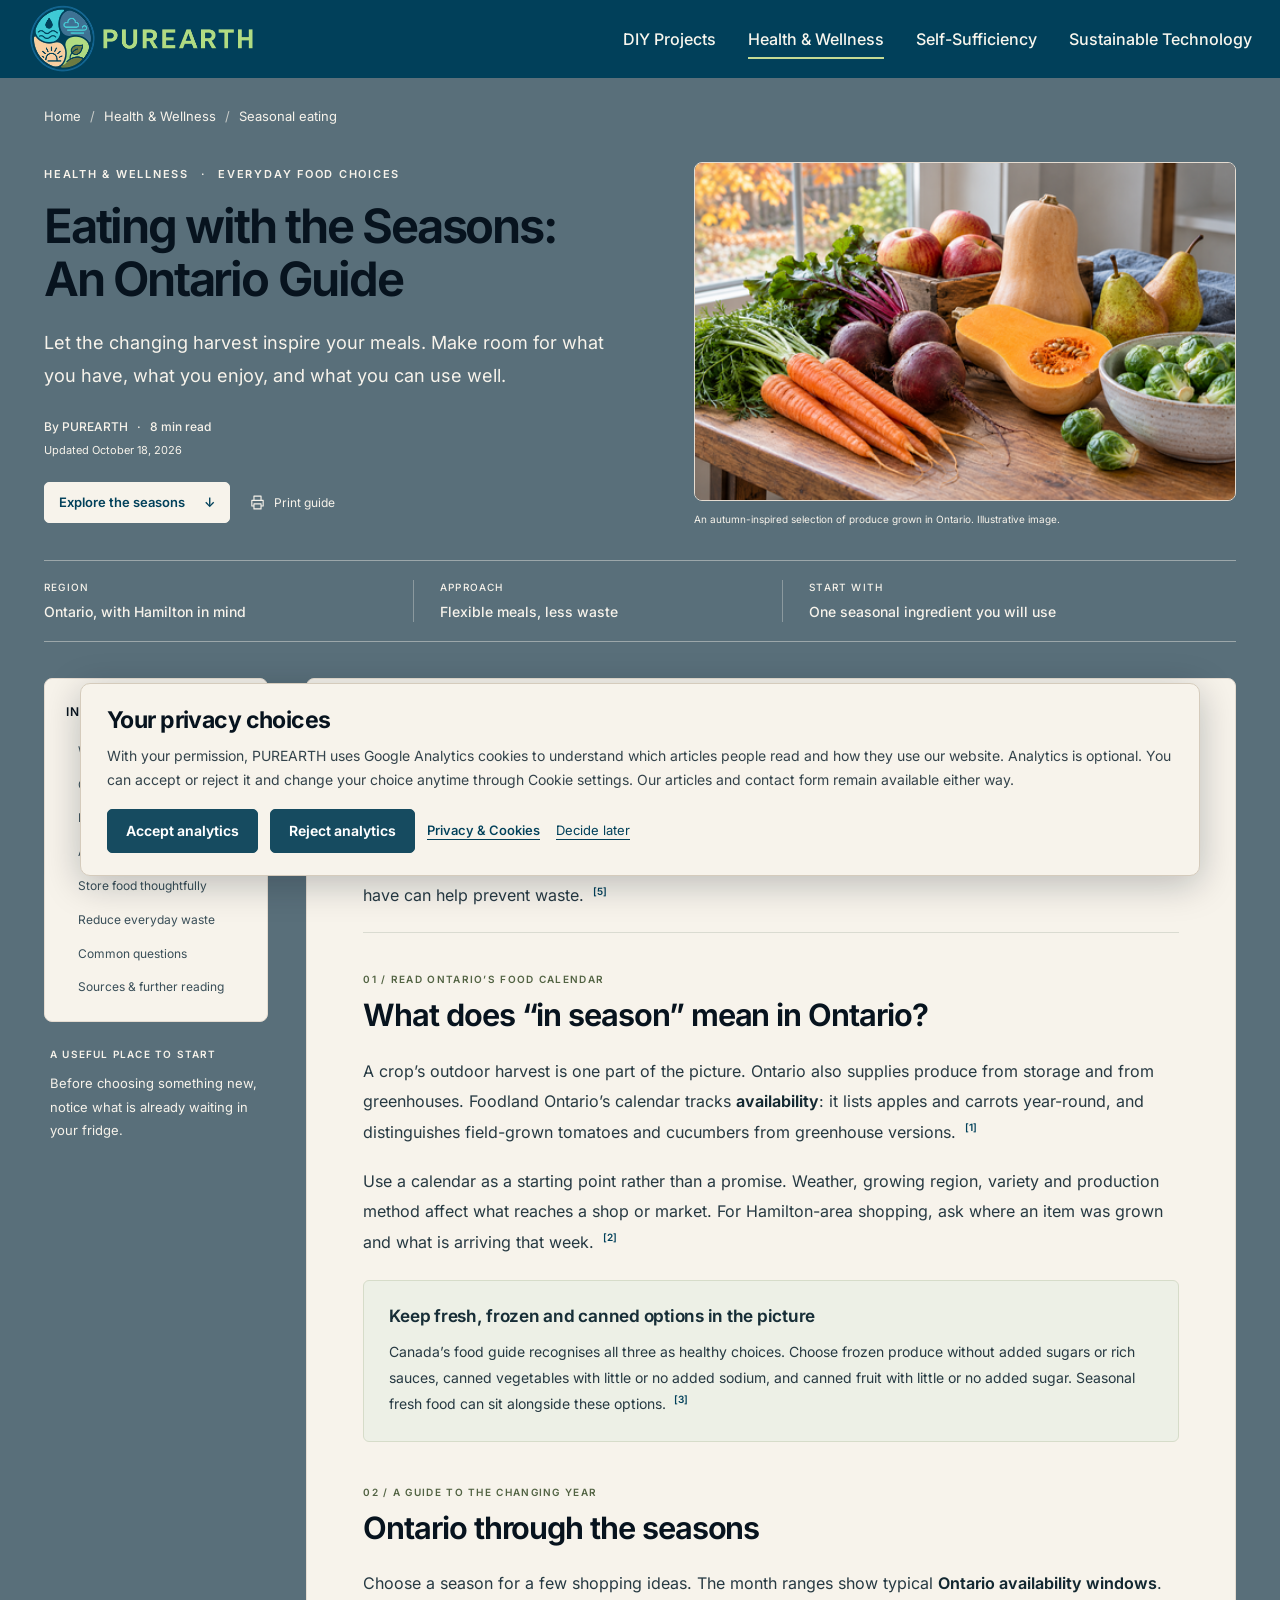
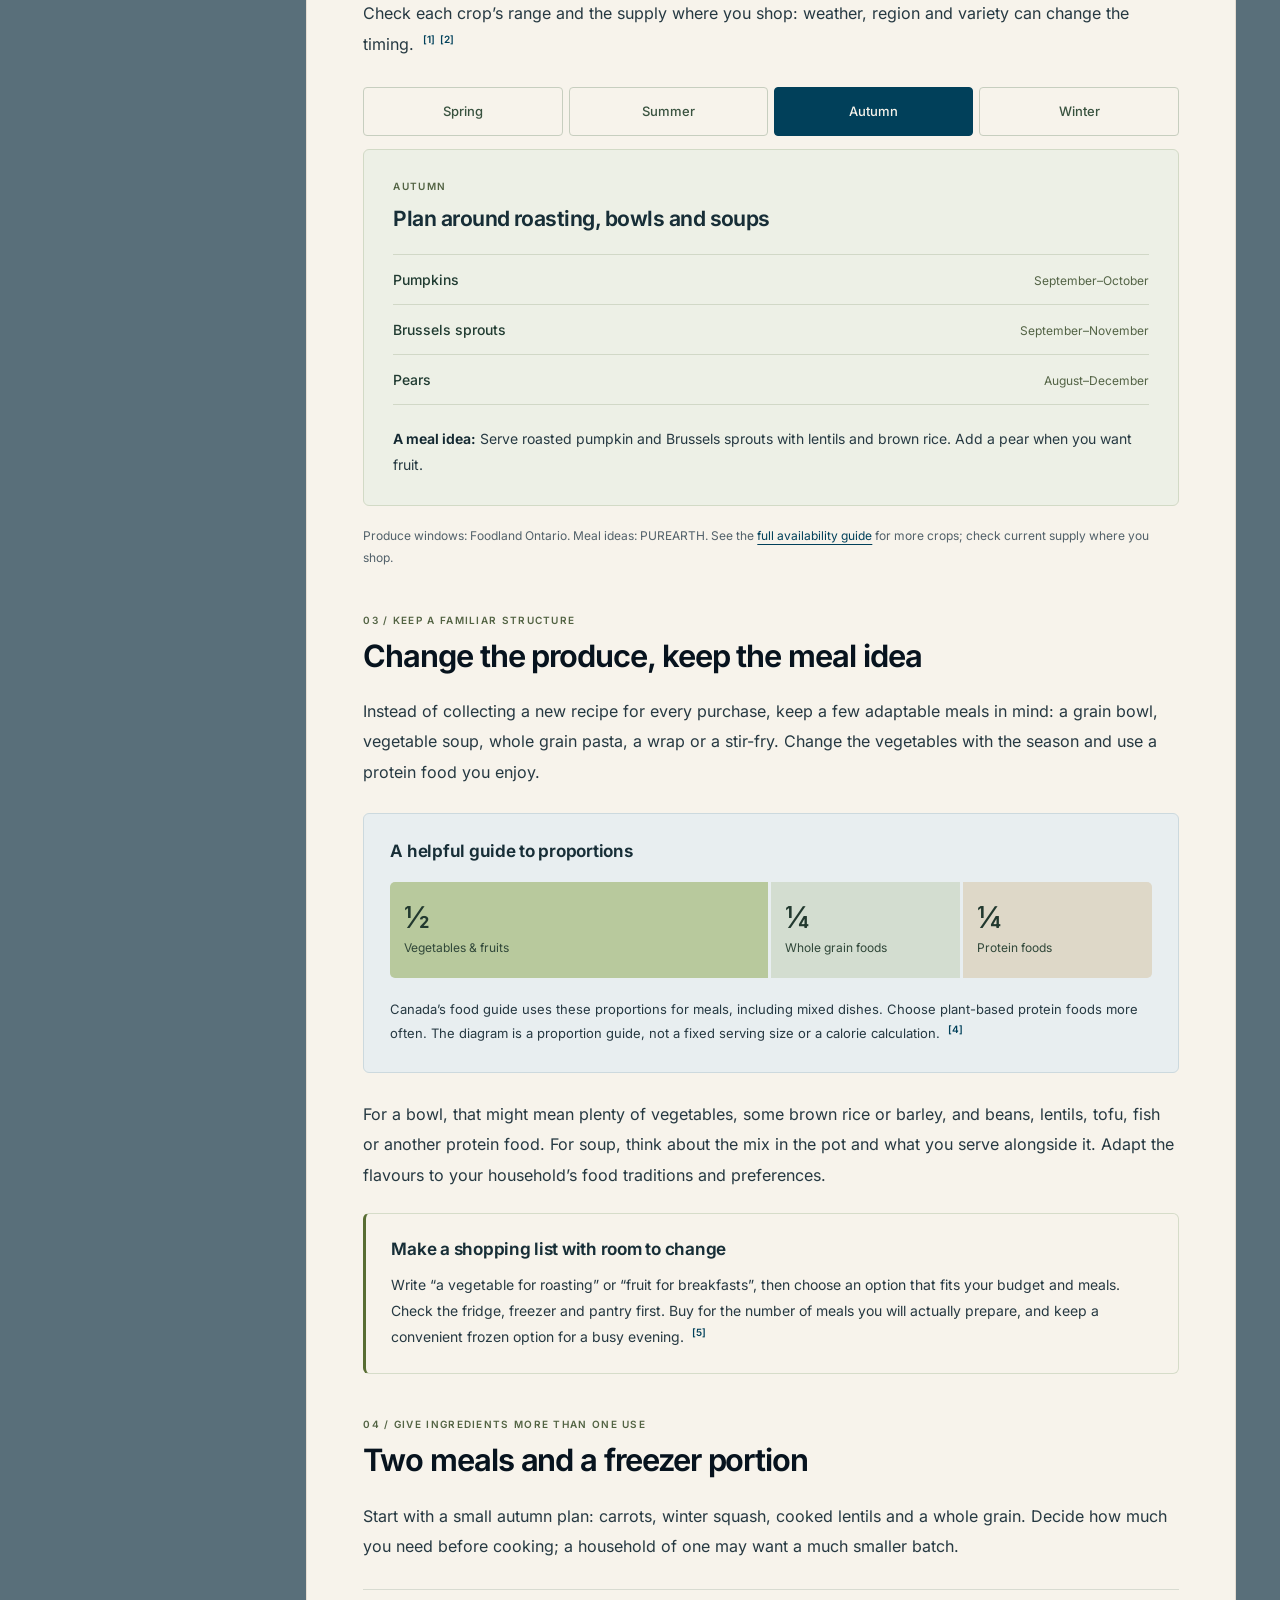
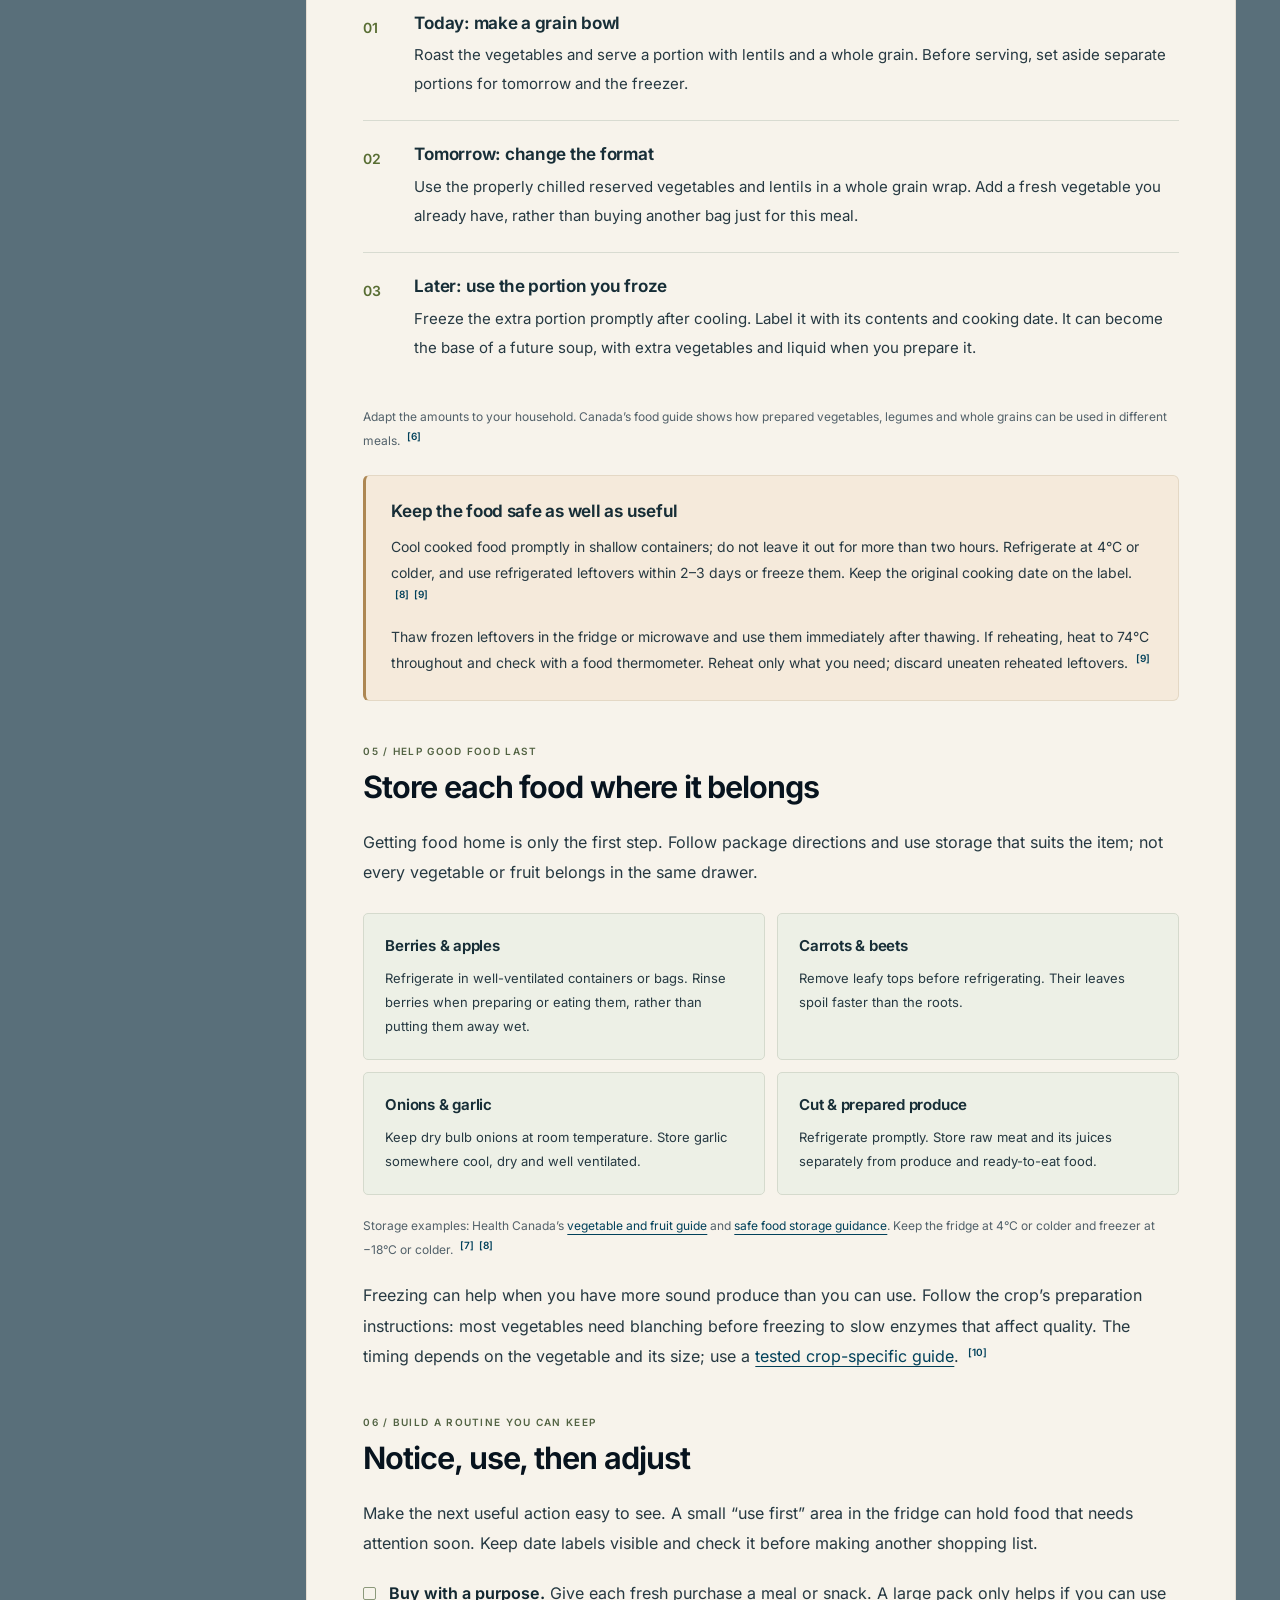
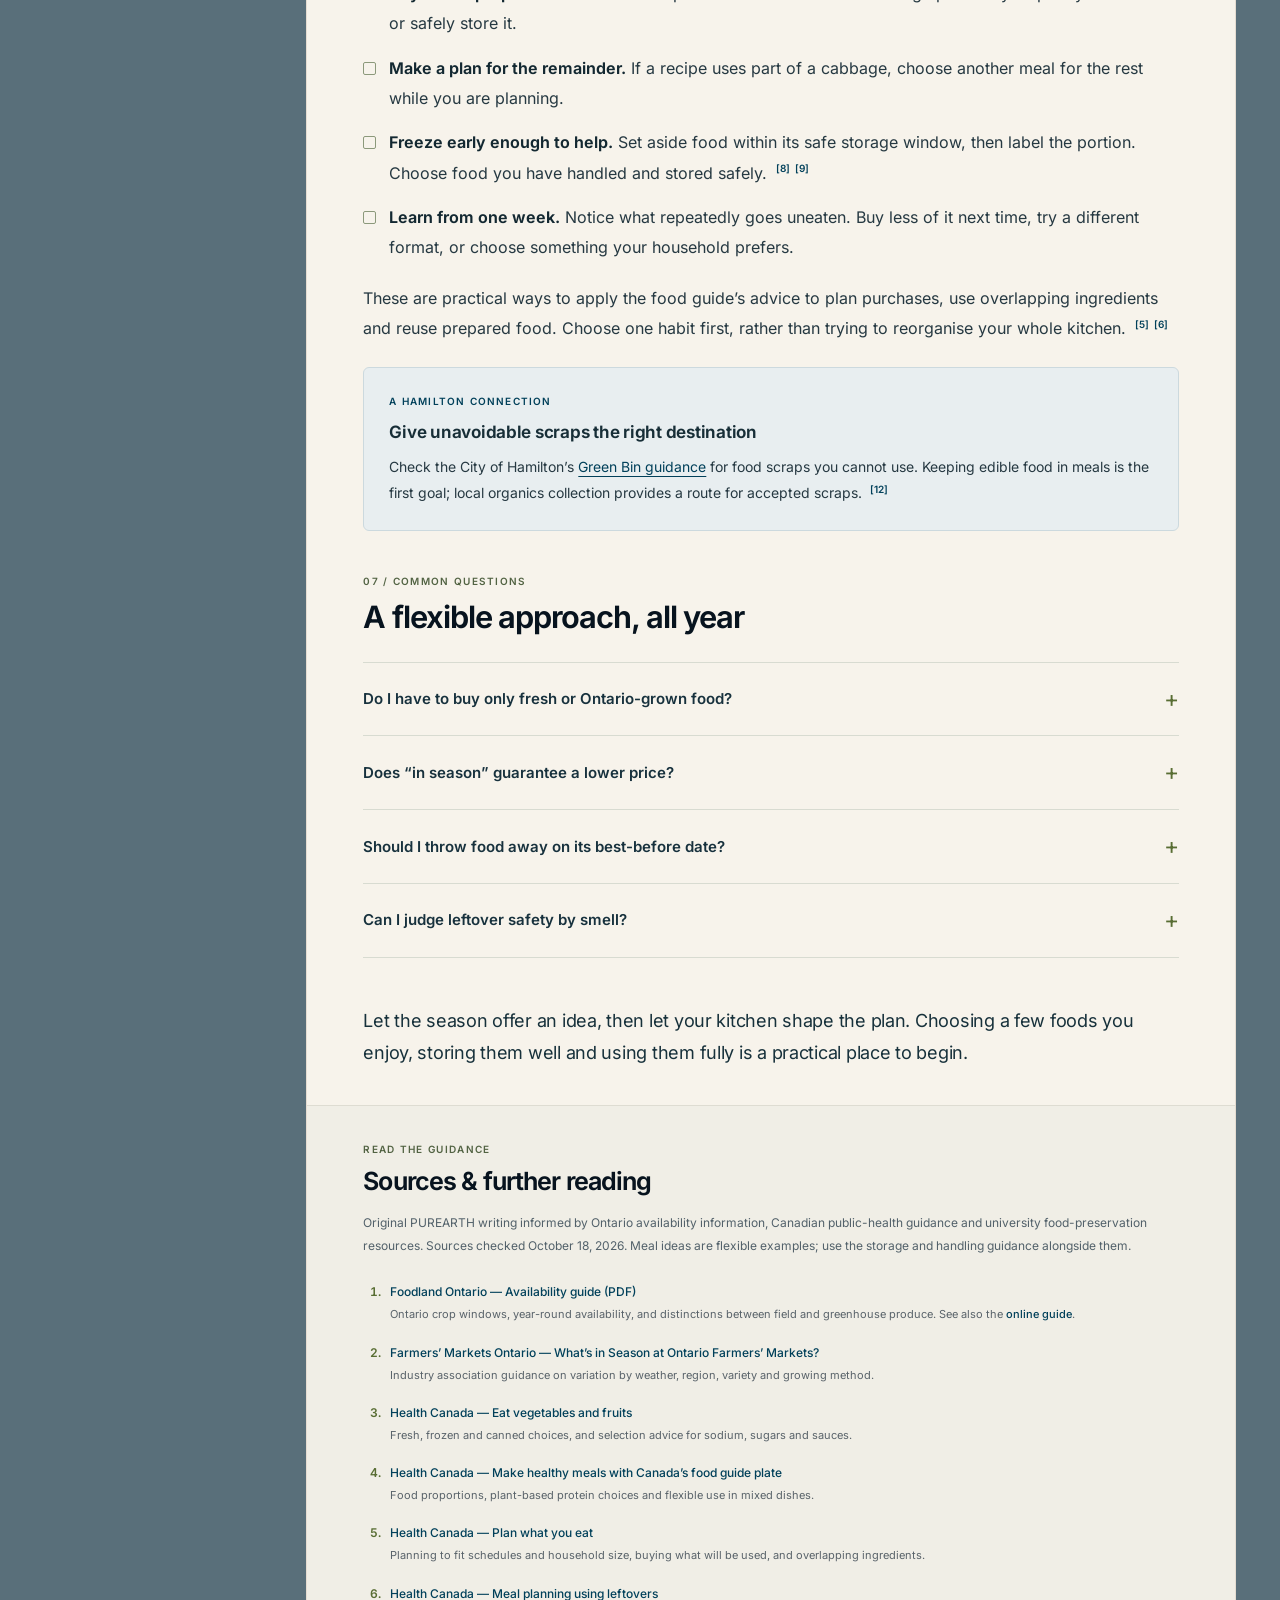
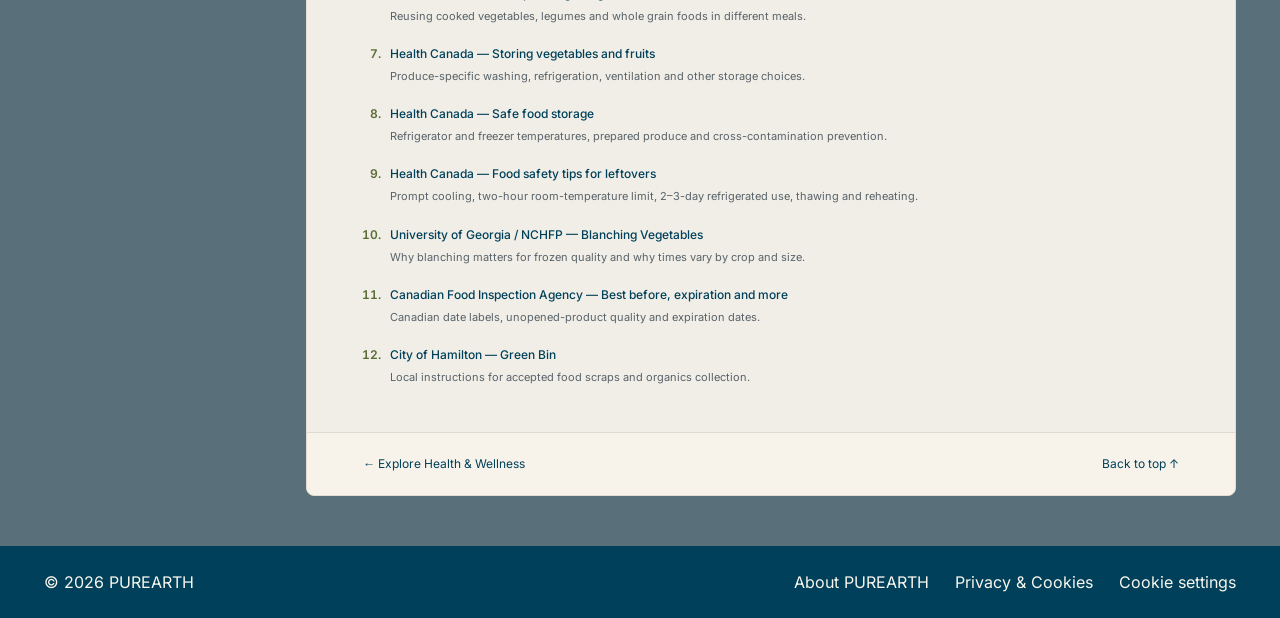
<file: eating-with-the-seasons-ontario.html>
<!doctype html>
<html lang="en-CA">
<head>
  <meta charset="utf-8">
  <meta name="viewport" content="width=device-width, initial-scale=1">
  <meta name="theme-color" content="#01405a">
  <meta name="description" content="Explore Ontario produce, plan flexible meals, store food thoughtfully, and reduce everyday household food waste.">
  <title>Eating with the Seasons: An Ontario Guide | PUREARTH</title>
  <link rel="icon" href="assets/images/favicon.png" type="image/png">
  <link rel="preload" href="assets/fonts/inter-latin.woff2" as="font" type="font/woff2" crossorigin>
  <link rel="stylesheet" href="assets/styles.css">
  <link rel="stylesheet" href="assets/articles/article.css">
  <link rel="stylesheet" href="assets/articles/seasonal-eating.css">
  <link rel="stylesheet" href="assets/privacy.css">
  <script src="assets/content.js" defer></script>
  <script src="assets/site.js" defer></script>
  <script src="assets/articles/article.js" defer></script>
  <script src="assets/articles/seasonal-eating.js" defer></script>
  <script src="assets/privacy.js" defer></script>
  <noscript><style>.main-nav{display:flex!important;flex-wrap:wrap;flex-direction:row}.menu-toggle{display:none!important}</style></noscript>
</head>
<body data-page="wellness" data-analytics-page="eating-with-the-seasons-ontario.html">
<a class="skip-link" href="#main-content">Skip to content</a>
  <header class="site-header"><div class="header-inner">
    <a class="brand" href="index.html" aria-label="PUREARTH home"><img src="assets/images/purearth-logo.webp" alt="PUREARTH" width="900" height="268" fetchpriority="high"></a>
    <button class="menu-toggle" aria-expanded="false" aria-controls="main-nav" type="button"><svg viewBox="0 0 24 24" width="20" height="20" fill="none" aria-hidden="true"><path d="M4 6h16M4 12h16M4 18h16" stroke="currentColor" stroke-width="1.8" stroke-linecap="round"/></svg><span>Menu</span></button>
    <nav class="main-nav" id="main-nav" aria-label="Main navigation"><a href="diy-projects.html">DIY Projects</a><a href="health-wellness.html" aria-current="true">Health &amp; Wellness</a><a href="self-sufficiency.html">Self-Sufficiency</a><a href="sustainable-technology.html">Sustainable Technology</a></nav>
  </div></header>
<main id="main-content"><article aria-labelledby="article-title">
      <header class="article-hero">
        <div class="container article-container">
          <nav class="breadcrumbs" aria-label="Breadcrumb"><a href="index.html">Home</a><span aria-hidden="true">/</span><a href="health-wellness.html">Health &amp; Wellness</a><span aria-hidden="true">/</span><span aria-current="page">Seasonal eating</span></nav>
          <div class="article-hero-grid">
            <div class="article-hero-copy">
              <p class="eyebrow">Health &amp; Wellness <span aria-hidden="true">·</span> Everyday food choices</p>
              <h1 id="article-title">Eating with the Seasons: <span class="title-line">An Ontario Guide</span></h1>
              <p class="article-deck">Let the changing harvest inspire your meals. Make room for what you have, what you enjoy, and what you can use well.</p>
              <p class="article-byline">By PUREARTH <span aria-hidden="true">·</span> <span id="reading-time">8 min read</span><br><span class="article-date">Updated <time datetime="2026-10-18">October 18, 2026</time></span></p>
              <div class="article-actions"><a class="jump-button" href="#season-guide">Explore the seasons <span aria-hidden="true">↓</span></a><button class="print-button" data-print type="button" hidden><svg width="17" height="17" viewBox="0 0 24 24" fill="none" aria-hidden="true"><path d="M7 8V3h10v5M7 17H4V9h16v8h-3M7 14h10v7H7z" stroke="currentColor" stroke-width="1.6" stroke-linejoin="round"/></svg>Print guide</button></div>
            </div>
            <figure class="hero-figure"><img src="assets/images/article-seasonal-eating-final.webp" srcset="assets/images/article-seasonal-eating-final-480.webp 480w, assets/images/article-seasonal-eating-final-800.webp 800w, assets/images/article-seasonal-eating-final.webp 1586w" sizes="(max-width: 620px) calc(100vw - 36px), (max-width: 1200px) calc((100vw - 92px) / 2), (max-width: 1688px) calc((100vw - 136px) / 2), 776px" alt="Fresh carrots, beets, squash, apples, pears and Brussels sprouts on a kitchen table by an autumn window." width="1586" height="992" fetchpriority="high" decoding="async"><figcaption>An autumn-inspired selection of produce grown in Ontario. Illustrative image.</figcaption></figure>
          </div>
          <dl class="project-facts"><div><dt>Region</dt><dd>Ontario, with Hamilton in mind</dd></div><div><dt>Approach</dt><dd>Flexible meals, less waste</dd></div><div><dt>Start with</dt><dd>One seasonal ingredient you will use</dd></div></dl>
        </div>
      </header>

      <div class="container article-container reading-layout">
        <aside class="article-sidebar" aria-label="Article navigation">
          <nav class="contents" aria-labelledby="contents-title"><h2 id="contents-title">In this guide</h2><ol>
            <li><a href="#understand">What seasonal means</a></li>
            <li><a href="#season-guide">Ontario through the year</a></li>
            <li><a href="#flexible-meals">Build flexible meals</a></li>
            <li><a href="#meal-plan">A plan that reuses food</a></li>
            <li><a href="#storage">Store food thoughtfully</a></li>
            <li><a href="#waste-less">Reduce everyday waste</a></li>
            <li><a href="#questions">Common questions</a></li>
            <li><a href="#sources">Sources &amp; further reading</a></li>
          </ol></nav>
          <div class="sidebar-note"><span class="note-label">A useful place to start</span><p>Before choosing something new, notice what is already waiting in your fridge.</p></div>
        </aside>

        <div class="article-paper">
          <div class="article-prose" data-reading-body>
            <div class="article-opening"><p>Seasonal eating can begin with a small change: trying asparagus when it arrives, using ripe summer tomatoes in a familiar meal, or planning a winter dinner around carrots and beans.</p><p>You do not need a completely new menu every week. A useful routine is to notice what is available, choose foods that fit your life, and give the ingredients you buy a clear purpose. Planning around food you already have can help prevent waste. <a class="citation" href="#source-5" aria-label="Source 5: meal planning guidance">[5]</a></p></div>

            <section id="understand" aria-labelledby="understand-heading">
              <p class="section-kicker">01 / Read Ontario’s food calendar</p><h2 id="understand-heading">What does “in season” mean in Ontario?</h2>
              <p>A crop’s outdoor harvest is one part of the picture. Ontario also supplies produce from storage and from greenhouses. Foodland Ontario’s calendar tracks <strong>availability</strong>: it lists apples and carrots year-round, and distinguishes field-grown tomatoes and cucumbers from greenhouse versions. <a class="citation" href="#source-1" aria-label="Source 1: Foodland Ontario availability guide">[1]</a></p>
              <p>Use a calendar as a starting point rather than a promise. Weather, growing region, variety and production method affect what reaches a shop or market. For Hamilton-area shopping, ask where an item was grown and what is arriving that week. <a class="citation" href="#source-2" aria-label="Source 2: regional and seasonal variation">[2]</a></p>
              <div class="evidence-card"><h3>Keep fresh, frozen and canned options in the picture</h3><p>Canada’s food guide recognises all three as healthy choices. Choose frozen produce without added sugars or rich sauces, canned vegetables with little or no added sodium, and canned fruit with little or no added sugar. Seasonal fresh food can sit alongside these options. <a class="citation" href="#source-3" aria-label="Source 3: vegetables and fruits in different forms">[3]</a></p></div>
            </section>

            <section id="season-guide" aria-labelledby="season-heading">
              <p class="section-kicker">02 / A guide to the changing year</p><h2 id="season-heading">Ontario through the seasons</h2>
              <p>Choose a season for a few shopping ideas. The month ranges show typical <strong>Ontario availability windows</strong>. Check each crop’s range and the supply where you shop: weather, region and variety can change the timing. <a class="citation" href="#source-1" aria-label="Source 1">[1]</a><a class="citation" href="#source-2" aria-label="Source 2">[2]</a></p>
              <div class="season-switcher" data-default-season="autumn">
                <div class="season-tabs" role="tablist" aria-label="Choose a season" hidden>
                  <button id="tab-spring" type="button" role="tab" aria-controls="season-spring" aria-selected="false" tabindex="-1" data-season="spring">Spring</button>
                  <button id="tab-summer" type="button" role="tab" aria-controls="season-summer" aria-selected="false" tabindex="-1" data-season="summer">Summer</button>
                  <button id="tab-autumn" type="button" role="tab" aria-controls="season-autumn" aria-selected="true" tabindex="0" data-season="autumn">Autumn</button>
                  <button id="tab-winter" type="button" role="tab" aria-controls="season-winter" aria-selected="false" tabindex="-1" data-season="winter">Winter</button>
                </div>
                <div class="season-panel" id="season-spring">
                  <p class="season-label">Spring</p><h3>Start with the first field harvests</h3>
                  <dl class="produce-windows"><div><dt>Rhubarb</dt><dd>April–June</dd></div><div><dt>Asparagus</dt><dd>May–June</dd></div><div><dt>Field strawberries</dt><dd>June–October</dd></div></dl>
                  <p class="season-meal"><strong>A meal idea:</strong> Pair cooked asparagus with white beans and whole grain pasta. Choose a fruit you have for the side.</p>
                </div>
                <div class="season-panel" id="season-summer">
                  <p class="season-label">Summer</p><h3>Let a few ingredients carry the meal</h3>
                  <dl class="produce-windows"><div><dt>Blueberries</dt><dd>July–September</dd></div><div><dt>Peaches</dt><dd>July–September</dd></div><div><dt>Field tomatoes</dt><dd>July–October</dd></div></dl>
                  <p class="season-meal"><strong>A meal idea:</strong> Make a tomato and chickpea salad with whole grain bread. Serve sliced peaches or berries alongside it.</p>
                </div>
                <div class="season-panel" id="season-autumn">
                  <p class="season-label">Autumn</p><h3>Plan around roasting, bowls and soups</h3>
                  <dl class="produce-windows"><div><dt>Pumpkins</dt><dd>September–October</dd></div><div><dt>Brussels sprouts</dt><dd>September–November</dd></div><div><dt>Pears</dt><dd>August–December</dd></div></dl>
                  <p class="season-meal"><strong>A meal idea:</strong> Serve roasted pumpkin and Brussels sprouts with lentils and brown rice. Add a pear when you want fruit.</p>
                </div>
                <div class="season-panel" id="season-winter">
                  <p class="season-label">Winter</p><h3>Use year-round Ontario options</h3>
                  <dl class="produce-windows"><div><dt>Apples &amp; carrots</dt><dd>Year-round availability</dd></div><div><dt>Cooking onions &amp; potatoes</dt><dd>Year-round availability</dd></div><div><dt>Greenhouse cucumbers &amp; tomatoes</dt><dd>Year-round availability</dd></div></dl>
                  <p class="season-meal"><strong>A meal idea:</strong> Build a carrot, onion and white-bean soup, with whole grain bread and a side of apple slices.</p>
                </div>
              </div>
              <p class="method-credit">Produce windows: Foodland Ontario. Meal ideas: PUREARTH. See the <a href="https://www.ontario.ca/foodland/page/availability-guide">full availability guide</a> for more crops; check current supply where you shop.</p>
            </section>

            <section id="flexible-meals" aria-labelledby="flexible-heading">
              <p class="section-kicker">03 / Keep a familiar structure</p><h2 id="flexible-heading">Change the produce, keep the meal idea</h2>
              <p>Instead of collecting a new recipe for every purchase, keep a few adaptable meals in mind: a grain bowl, vegetable soup, whole grain pasta, a wrap or a stir-fry. Change the vegetables with the season and use a protein food you enjoy.</p>
              <div class="plate-guide" aria-labelledby="plate-title"><h3 id="plate-title">A helpful guide to proportions</h3><div class="plate-proportions"><div class="plate-vegetables"><strong>½</strong><span>Vegetables &amp; fruits</span></div><div><strong>¼</strong><span>Whole grain foods</span></div><div><strong>¼</strong><span>Protein foods</span></div></div><p>Canada’s food guide uses these proportions for meals, including mixed dishes. Choose plant-based protein foods more often. The diagram is a proportion guide, not a fixed serving size or a calorie calculation. <a class="citation" href="#source-4" aria-label="Source 4: food guide plate proportions">[4]</a></p></div>
              <p>For a bowl, that might mean plenty of vegetables, some brown rice or barley, and beans, lentils, tofu, fish or another protein food. For soup, think about the mix in the pot and what you serve alongside it. Adapt the flavours to your household’s food traditions and preferences.</p>
              <div class="observe-note"><h3>Make a shopping list with room to change</h3><p>Write “a vegetable for roasting” or “fruit for breakfasts”, then choose an option that fits your budget and meals. Check the fridge, freezer and pantry first. Buy for the number of meals you will actually prepare, and keep a convenient frozen option for a busy evening. <a class="citation" href="#source-5" aria-label="Source 5">[5]</a></p></div>
            </section>

            <section id="meal-plan" aria-labelledby="plan-heading">
              <p class="section-kicker">04 / Give ingredients more than one use</p><h2 id="plan-heading">Two meals and a freezer portion</h2>
              <p>Start with a small autumn plan: carrots, winter squash, cooked lentils and a whole grain. Decide how much you need before cooking; a household of one may want a much smaller batch.</p>
              <ol class="method-steps meal-sequence">
                <li><div><h3>Today: make a grain bowl</h3><p>Roast the vegetables and serve a portion with lentils and a whole grain. Before serving, set aside separate portions for tomorrow and the freezer.</p></div></li>
                <li><div><h3>Tomorrow: change the format</h3><p>Use the properly chilled reserved vegetables and lentils in a whole grain wrap. Add a fresh vegetable you already have, rather than buying another bag just for this meal.</p></div></li>
                <li><div><h3>Later: use the portion you froze</h3><p>Freeze the extra portion promptly after cooling. Label it with its contents and cooking date. It can become the base of a future soup, with extra vegetables and liquid when you prepare it.</p></div></li>
              </ol>
              <p class="method-credit">Adapt the amounts to your household. Canada’s food guide shows how prepared vegetables, legumes and whole grains can be used in different meals. <a class="citation" href="#source-6" aria-label="Source 6: using prepared ingredients in other meals">[6]</a></p>
              <aside class="care-note" aria-labelledby="leftovers-heading"><h3 id="leftovers-heading">Keep the food safe as well as useful</h3><p>Cool cooked food promptly in shallow containers; do not leave it out for more than two hours. Refrigerate at 4°C or colder, and use refrigerated leftovers within 2–3 days or freeze them. Keep the original cooking date on the label. <a class="citation" href="#source-8" aria-label="Source 8: cold storage temperatures">[8]</a><a class="citation" href="#source-9" aria-label="Source 9: leftover food safety">[9]</a></p><p>Thaw frozen leftovers in the fridge or microwave and use them immediately after thawing. If reheating, heat to 74°C throughout and check with a food thermometer. Reheat only what you need; discard uneaten reheated leftovers. <a class="citation" href="#source-9" aria-label="Source 9">[9]</a></p></aside>
            </section>

            <section id="storage" aria-labelledby="storage-heading">
              <p class="section-kicker">05 / Help good food last</p><h2 id="storage-heading">Store each food where it belongs</h2>
              <p>Getting food home is only the first step. Follow package directions and use storage that suits the item; not every vegetable or fruit belongs in the same drawer.</p>
              <div class="storage-cards">
                <div><h3>Berries &amp; apples</h3><p>Refrigerate in well-ventilated containers or bags. Rinse berries when preparing or eating them, rather than putting them away wet.</p></div>
                <div><h3>Carrots &amp; beets</h3><p>Remove leafy tops before refrigerating. Their leaves spoil faster than the roots.</p></div>
                <div><h3>Onions &amp; garlic</h3><p>Keep dry bulb onions at room temperature. Store garlic somewhere cool, dry and well ventilated.</p></div>
                <div><h3>Cut &amp; prepared produce</h3><p>Refrigerate promptly. Store raw meat and its juices separately from produce and ready-to-eat food.</p></div>
              </div>
              <p class="method-credit">Storage examples: Health Canada’s <a href="https://www.canada.ca/en/health-canada/services/food-guide/eating-support/kitchen/cooking-skills/storing-vegetables-fruits.html">vegetable and fruit guide</a> and <a href="https://www.canada.ca/en/health-canada/services/general-food-safety-tips/safe-food-storage.html">safe food storage guidance</a>. Keep the fridge at 4°C or colder and freezer at −18°C or colder. <a class="citation" href="#source-7" aria-label="Source 7: produce storage">[7]</a><a class="citation" href="#source-8" aria-label="Source 8">[8]</a></p>
              <p>Freezing can help when you have more sound produce than you can use. Follow the crop’s preparation instructions: most vegetables need blanching before freezing to slow enzymes that affect quality. The timing depends on the vegetable and its size; use a <a href="https://nchfp.uga.edu/how/freeze/freeze-general-information/blanching-vegetables/">tested crop-specific guide</a>. <a class="citation" href="#source-10" aria-label="Source 10: university guidance on blanching">[10]</a></p>
            </section>

            <section id="waste-less" aria-labelledby="waste-heading">
              <p class="section-kicker">06 / Build a routine you can keep</p><h2 id="waste-heading">Notice, use, then adjust</h2>
              <p>Make the next useful action easy to see. A small “use first” area in the fridge can hold food that needs attention soon. Keep date labels visible and check it before making another shopping list.</p>
              <ul class="material-list"><li><strong>Buy with a purpose.</strong> Give each fresh purchase a meal or snack. A large pack only helps if you can use or safely store it.</li><li><strong>Make a plan for the remainder.</strong> If a recipe uses part of a cabbage, choose another meal for the rest while you are planning.</li><li><strong>Freeze early enough to help.</strong> Set aside food within its safe storage window, then label the portion. Choose food you have handled and stored safely. <a class="citation" href="#source-8" aria-label="Source 8">[8]</a><a class="citation" href="#source-9" aria-label="Source 9">[9]</a></li><li><strong>Learn from one week.</strong> Notice what repeatedly goes uneaten. Buy less of it next time, try a different format, or choose something your household prefers.</li></ul>
              <p>These are practical ways to apply the food guide’s advice to plan purchases, use overlapping ingredients and reuse prepared food. Choose one habit first, rather than trying to reorganise your whole kitchen. <a class="citation" href="#source-5" aria-label="Source 5">[5]</a><a class="citation" href="#source-6" aria-label="Source 6">[6]</a></p>
              <div class="local-note"><span class="note-label">A Hamilton connection</span><h3>Give unavoidable scraps the right destination</h3><p>Check the City of Hamilton’s <a href="https://www.hamilton.ca/home-neighbourhood/garbage-recycling/green-bin-composting/green-bin">Green Bin guidance</a> for food scraps you cannot use. Keeping edible food in meals is the first goal; local organics collection provides a route for accepted scraps. <a class="citation" href="#source-12" aria-label="Source 12: Hamilton organics collection">[12]</a></p></div>
            </section>

            <section id="questions" aria-labelledby="questions-heading">
              <p class="section-kicker">07 / Common questions</p><h2 id="questions-heading">A flexible approach, all year</h2>
              <div class="faq-list">
                <details><summary>Do I have to buy only fresh or Ontario-grown food?</summary><p>No. Use seasonal Ontario produce when it fits your meals, access and budget. Frozen and canned vegetables and fruit can be healthy, convenient choices. A workable routine can include all of them. <a class="citation" href="#source-3" aria-label="Source 3">[3]</a></p></details>
                <details><summary>Does “in season” guarantee a lower price?</summary><p>No price is guaranteed by this calendar. Compare the prices and package sizes in front of you, then consider how much your household will actually use. A smaller purchase may be more useful than a larger quantity that goes uneaten.</p></details>
                <details><summary>Should I throw food away on its best-before date?</summary><p>A Canadian best-before date describes the quality of an unopened, properly stored food; it is not a safety deadline or a safety guarantee. Once opened, storage life can change. Follow storage instructions, and do not confuse this with an expiration date, which applies to certain products and must be respected. <a class="citation" href="#source-11" aria-label="Source 11: Canadian date labels">[11]</a></p></details>
                <details><summary>Can I judge leftover safety by smell?</summary><p>No. Harmful contamination may not change a food’s appearance, smell or taste. Use safe handling, temperatures and storage times instead. Do not taste questionable food to decide whether to keep it. <a class="citation" href="#source-8" aria-label="Source 8">[8]</a><a class="citation" href="#source-9" aria-label="Source 9">[9]</a></p></details>
              </div>
            </section>
            <p class="article-closing">Let the season offer an idea, then let your kitchen shape the plan. Choosing a few foods you enjoy, storing them well and using them fully is a practical place to begin.</p>
          </div>

          <section class="article-sources" id="sources" aria-labelledby="sources-heading">
            <p class="section-kicker">Read the guidance</p><h2 id="sources-heading">Sources &amp; further reading</h2>
            <p class="sources-intro">Original PUREARTH writing informed by Ontario availability information, Canadian public-health guidance and university food-preservation resources. Sources checked October 18, 2026. Meal ideas are flexible examples; use the storage and handling guidance alongside them.</p>
            <ol class="source-list">
              <li id="source-1"><a href="https://www.ontario.ca/files/2024-11/Availability-guide-EN.pdf">Foodland Ontario — Availability guide (PDF)</a><span>Ontario crop windows, year-round availability, and distinctions between field and greenhouse produce. See also the <a href="https://www.ontario.ca/foodland/page/availability-guide">online guide</a>.</span></li>
              <li id="source-2"><a href="https://farmersmarketsontario.com/resources/whats-in-season-at-ontario-farmers-markets-2026-07-01">Farmers’ Markets Ontario — What’s in Season at Ontario Farmers’ Markets?</a><span>Industry association guidance on variation by weather, region, variety and growing method.</span></li>
              <li id="source-3"><a href="https://www.canada.ca/en/health-canada/services/food-guide/explore/healthy-eating-recommendations/eat-variety/eat-vegetables-fruits.html">Health Canada — Eat vegetables and fruits</a><span>Fresh, frozen and canned choices, and selection advice for sodium, sugars and sauces.</span></li>
              <li id="source-4"><a href="https://www.canada.ca/en/health-canada/services/food-guide/eating-support/cooking/make-healthy-meals-plate.html">Health Canada — Make healthy meals with Canada’s food guide plate</a><span>Food proportions, plant-based protein choices and flexible use in mixed dishes.</span></li>
              <li id="source-5"><a href="https://www.canada.ca/en/health-canada/services/food-guide/explore/healthy-eating-recommendations/cook-more-often/plan-what-you-eat.html">Health Canada — Plan what you eat</a><span>Planning to fit schedules and household size, buying what will be used, and overlapping ingredients.</span></li>
              <li id="source-6"><a href="https://www.canada.ca/en/health-canada/services/food-guide/eating-support/kitchen/cooking-skills/meal-planning-using-leftovers.html">Health Canada — Meal planning using leftovers</a><span>Reusing cooked vegetables, legumes and whole grain foods in different meals.</span></li>
              <li id="source-7"><a href="https://www.canada.ca/en/health-canada/services/food-guide/eating-support/kitchen/cooking-skills/storing-vegetables-fruits.html">Health Canada — Storing vegetables and fruits</a><span>Produce-specific washing, refrigeration, ventilation and other storage choices.</span></li>
              <li id="source-8"><a href="https://www.canada.ca/en/health-canada/services/general-food-safety-tips/safe-food-storage.html">Health Canada — Safe food storage</a><span>Refrigerator and freezer temperatures, prepared produce and cross-contamination prevention.</span></li>
              <li id="source-9"><a href="https://www.canada.ca/en/health-canada/services/general-food-safety-tips/food-safety-tips-leftovers.html">Health Canada — Food safety tips for leftovers</a><span>Prompt cooling, two-hour room-temperature limit, 2–3-day refrigerated use, thawing and reheating.</span></li>
              <li id="source-10"><a href="https://nchfp.uga.edu/how/freeze/freeze-general-information/blanching-vegetables/">University of Georgia / NCHFP — Blanching Vegetables</a><span>Why blanching matters for frozen quality and why times vary by crop and size.</span></li>
              <li id="source-11"><a href="https://inspection.canada.ca/en/food-labels/labelling/consumers/date-labels-food">Canadian Food Inspection Agency — Best before, expiration and more</a><span>Canadian date labels, unopened-product quality and expiration dates.</span></li>
              <li id="source-12"><a href="https://www.hamilton.ca/home-neighbourhood/garbage-recycling/green-bin-composting/green-bin">City of Hamilton — Green Bin</a><span>Local instructions for accepted food scraps and organics collection.</span></li>
            </ol>
          </section>
          <div class="article-end"><a href="health-wellness.html">← Explore Health &amp; Wellness</a><a href="#article-title">Back to top ↑</a></div>
        </div>
      </div>
    </article>
</main>
<footer class="site-footer"><div class="container footer-inner"><p>© 2026 PUREARTH</p><nav aria-label="Footer"><a href="about.html">About PUREARTH</a><a href="privacy.html">Privacy &amp; Cookies</a><a href="privacy.html#choices" data-cookie-settings>Cookie settings</a></nav></div></footer>
<section class="privacy-banner" id="privacy-banner" aria-labelledby="privacy-banner-title" hidden><div class="privacy-banner-copy"><h2 id="privacy-banner-title">Your privacy choices</h2><p>With your permission, PUREARTH uses Google Analytics cookies to understand which articles people read and how they use our website. Analytics is optional. You can accept or reject it and change your choice anytime through Cookie settings. Our articles and contact form remain available either way.</p></div><div class="privacy-actions"><button class="privacy-button" type="button" data-consent="granted">Accept analytics</button><button class="privacy-button" type="button" data-consent="denied">Reject analytics</button><a href="privacy.html">Privacy &amp; Cookies</a><button class="privacy-later" id="privacy-later" type="button">Decide later</button></div></section>
<dialog class="privacy-dialog" id="privacy-dialog" aria-labelledby="privacy-dialog-title" aria-describedby="privacy-dialog-description"><h2 id="privacy-dialog-title">Your privacy choices</h2><p id="privacy-dialog-description">Analytics is optional and off until you accept. Essential browser storage remembers your choice. You can browse our articles and use the contact form with analytics off.</p><p class="privacy-choice-status" data-consent-status></p><div class="privacy-actions"><button class="privacy-button" type="button" data-consent="granted">Accept analytics</button><button class="privacy-button" type="button" data-consent="denied">Reject analytics</button></div><div class="privacy-dialog-links"><a href="privacy.html">Read Privacy &amp; Cookies</a><button class="privacy-later" id="privacy-close" type="button">Close settings</button></div></dialog>
<p class="sr-only" id="privacy-announcement" role="status" aria-live="polite"></p>
</body>
</html>
</file>
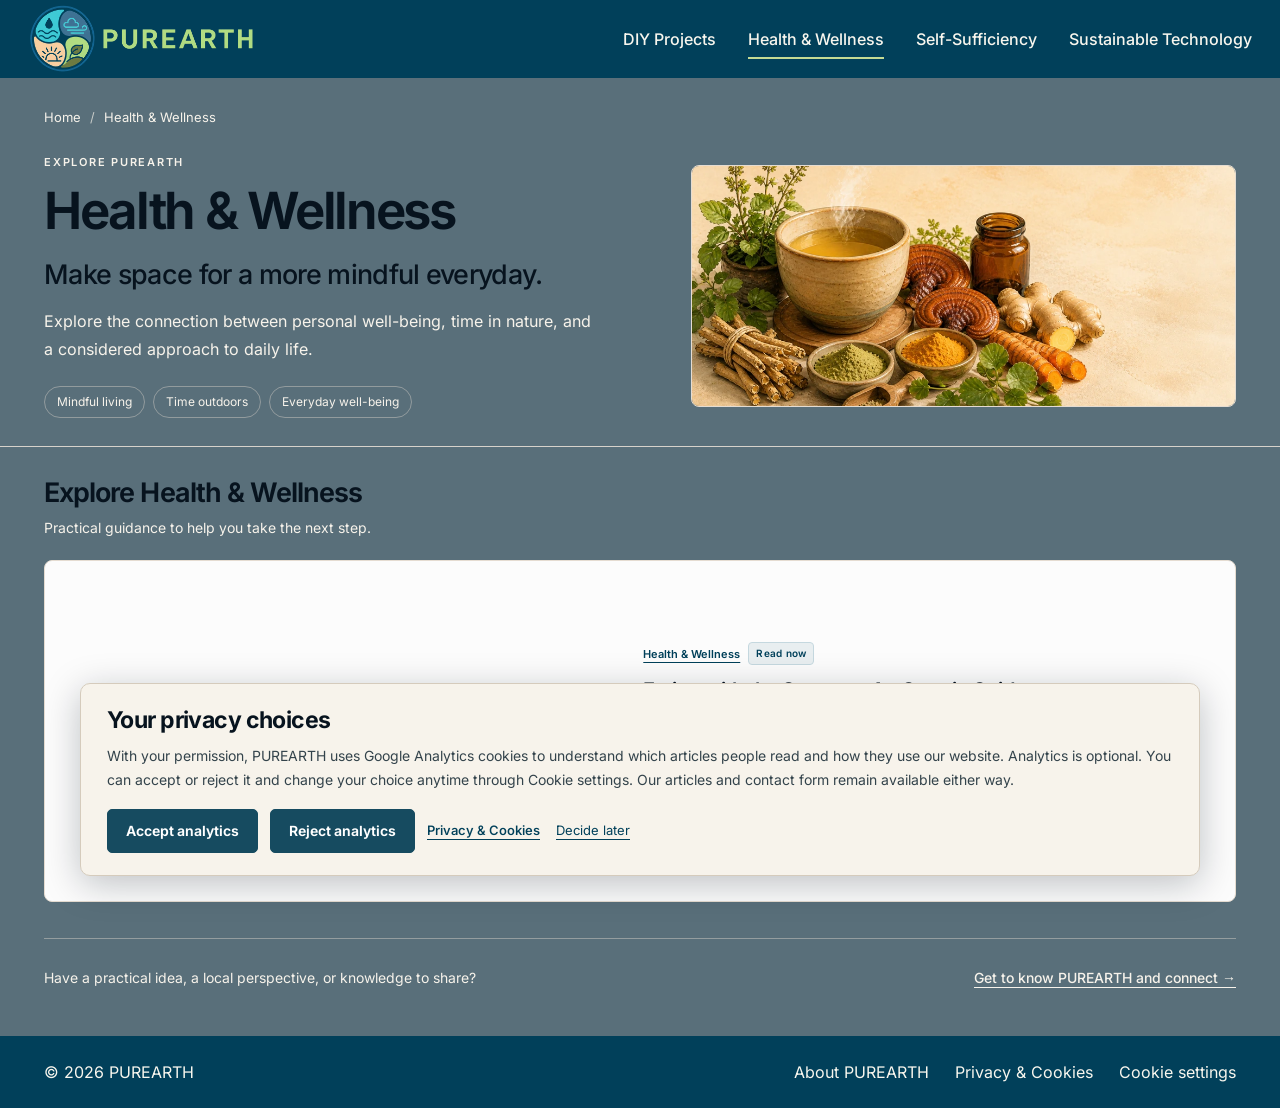
<file: health-wellness.html>
<!doctype html>
<html lang="en-CA">
<head>
  <meta charset="utf-8">
  <meta name="viewport" content="width=device-width, initial-scale=1">
  <meta name="theme-color" content="#01405a">
  <meta name="description" content="Natural health, mindful living, and personal well-being. Explore the Health &amp; Wellness guides from PUREARTH in Hamilton, Ontario.">
  <title>Health &amp; Wellness | PUREARTH</title>
  <link rel="icon" href="assets/images/favicon.png" type="image/png">
  <link rel="preload" href="assets/fonts/inter-latin.woff2" as="font" type="font/woff2" crossorigin>
  <link rel="stylesheet" href="assets/styles.css">
  <link rel="stylesheet" href="assets/privacy.css">
  <script src="assets/content.js" defer></script>
  <script src="assets/site.js" defer></script>
  <script src="assets/privacy.js" defer></script>
  <noscript><style>.main-nav{display:flex!important;flex-wrap:wrap;flex-direction:row}.menu-toggle{display:none!important}</style></noscript>
</head>
<body data-page="wellness" data-analytics-page="health-wellness.html">
<a class="skip-link" href="#main-content">Skip to content</a>
  <header class="site-header"><div class="header-inner">
    <a class="brand" href="index.html" aria-label="PUREARTH home"><img src="assets/images/purearth-logo.webp" alt="PUREARTH" width="900" height="268" fetchpriority="high"></a>
    <button class="menu-toggle" aria-expanded="false" aria-controls="main-nav" type="button"><svg viewBox="0 0 24 24" width="20" height="20" fill="none" aria-hidden="true"><path d="M4 6h16M4 12h16M4 18h16" stroke="currentColor" stroke-width="1.8" stroke-linecap="round"/></svg><span>Menu</span></button>
    <nav class="main-nav" id="main-nav" aria-label="Main navigation"><a href="diy-projects.html">DIY Projects</a><a href="health-wellness.html" aria-current="page">Health &amp; Wellness</a><a href="self-sufficiency.html">Self-Sufficiency</a><a href="sustainable-technology.html">Sustainable Technology</a></nav>
  </div></header>
<main id="main-content"><section class="page-top"><div class="container"><nav class="breadcrumbs" aria-label="Breadcrumb"><a href="index.html">Home</a><span aria-hidden="true">/</span><span aria-current="page">Health &amp; Wellness</span></nav><div class="page-intro-grid"><div><p class="eyebrow">Explore PUREARTH</p><h1 class="page-title">Health &amp; Wellness</h1><p class="page-lead">Make space for a more mindful everyday.</p><p class="page-description">Explore the connection between personal well-being, time in nature, and a considered approach to daily life.</p><ul class="topic-tags" aria-label="Topics"><li>Mindful living</li><li>Time outdoors</li><li>Everyday well-being</li></ul></div><img class="category-cover" src="assets/images/category-graphic-2.webp" alt="Herbal tea, fresh roots, and botanical ingredients." width="1000" height="550" fetchpriority="high"></div></div></section>
  <section class="collection-section" aria-labelledby="collection-heading"><div class="container"><div class="section-heading"><div><h2 id="collection-heading">Explore Health &amp; Wellness</h2><p>Practical guidance to help you take the next step.</p></div></div><div class="article-grid collection-grid category-collection"><article class="article-card" id="seasonal-eating"><img src="assets/images/article-seasonal-eating-final.webp" srcset="assets/images/article-seasonal-eating-final-480.webp 480w, assets/images/article-seasonal-eating-final-800.webp 800w, assets/images/article-seasonal-eating-final.webp 1586w" sizes="(max-width: 620px) calc(100vw - 36px), (max-width: 1200px) calc((100vw - 79px) / 2), (max-width: 1688px) calc((100vw - 111px) / 2), 789px" alt="" width="1586" height="992" loading="lazy" decoding="async"><div class="article-copy"><div class="article-meta"><a href="health-wellness.html">Health &amp; Wellness</a><span class="status-label status-published">Read now</span></div><h3><a href="eating-with-the-seasons-ontario.html">Eating with the Seasons: An Ontario Guide</a></h3><p>Explore Ontario produce, plan flexible meals, store food thoughtfully, and reduce everyday household food waste.</p><a class="article-read-link" href="eating-with-the-seasons-ontario.html" aria-label="Read Eating with the Seasons: An Ontario Guide">Read guide <span aria-hidden="true">→</span></a></div></article></div><div class="collection-note"><p>Have a practical idea, a local perspective, or knowledge to share?</p><a class="text-link" href="about.html#contact">Get to know PUREARTH and connect →</a></div></div></section></main>
<footer class="site-footer"><div class="container footer-inner"><p>© 2026 PUREARTH</p><nav aria-label="Footer"><a href="about.html">About PUREARTH</a><a href="privacy.html">Privacy &amp; Cookies</a><a href="privacy.html#choices" data-cookie-settings>Cookie settings</a></nav></div></footer>
<section class="privacy-banner" id="privacy-banner" aria-labelledby="privacy-banner-title" hidden><div class="privacy-banner-copy"><h2 id="privacy-banner-title">Your privacy choices</h2><p>With your permission, PUREARTH uses Google Analytics cookies to understand which articles people read and how they use our website. Analytics is optional. You can accept or reject it and change your choice anytime through Cookie settings. Our articles and contact form remain available either way.</p></div><div class="privacy-actions"><button class="privacy-button" type="button" data-consent="granted">Accept analytics</button><button class="privacy-button" type="button" data-consent="denied">Reject analytics</button><a href="privacy.html">Privacy &amp; Cookies</a><button class="privacy-later" id="privacy-later" type="button">Decide later</button></div></section>
<dialog class="privacy-dialog" id="privacy-dialog" aria-labelledby="privacy-dialog-title" aria-describedby="privacy-dialog-description"><h2 id="privacy-dialog-title">Your privacy choices</h2><p id="privacy-dialog-description">Analytics is optional and off until you accept. Essential browser storage remembers your choice. You can browse our articles and use the contact form with analytics off.</p><p class="privacy-choice-status" data-consent-status></p><div class="privacy-actions"><button class="privacy-button" type="button" data-consent="granted">Accept analytics</button><button class="privacy-button" type="button" data-consent="denied">Reject analytics</button></div><div class="privacy-dialog-links"><a href="privacy.html">Read Privacy &amp; Cookies</a><button class="privacy-later" id="privacy-close" type="button">Close settings</button></div></dialog>
<p class="sr-only" id="privacy-announcement" role="status" aria-live="polite"></p>
</body>
</html>
</file>
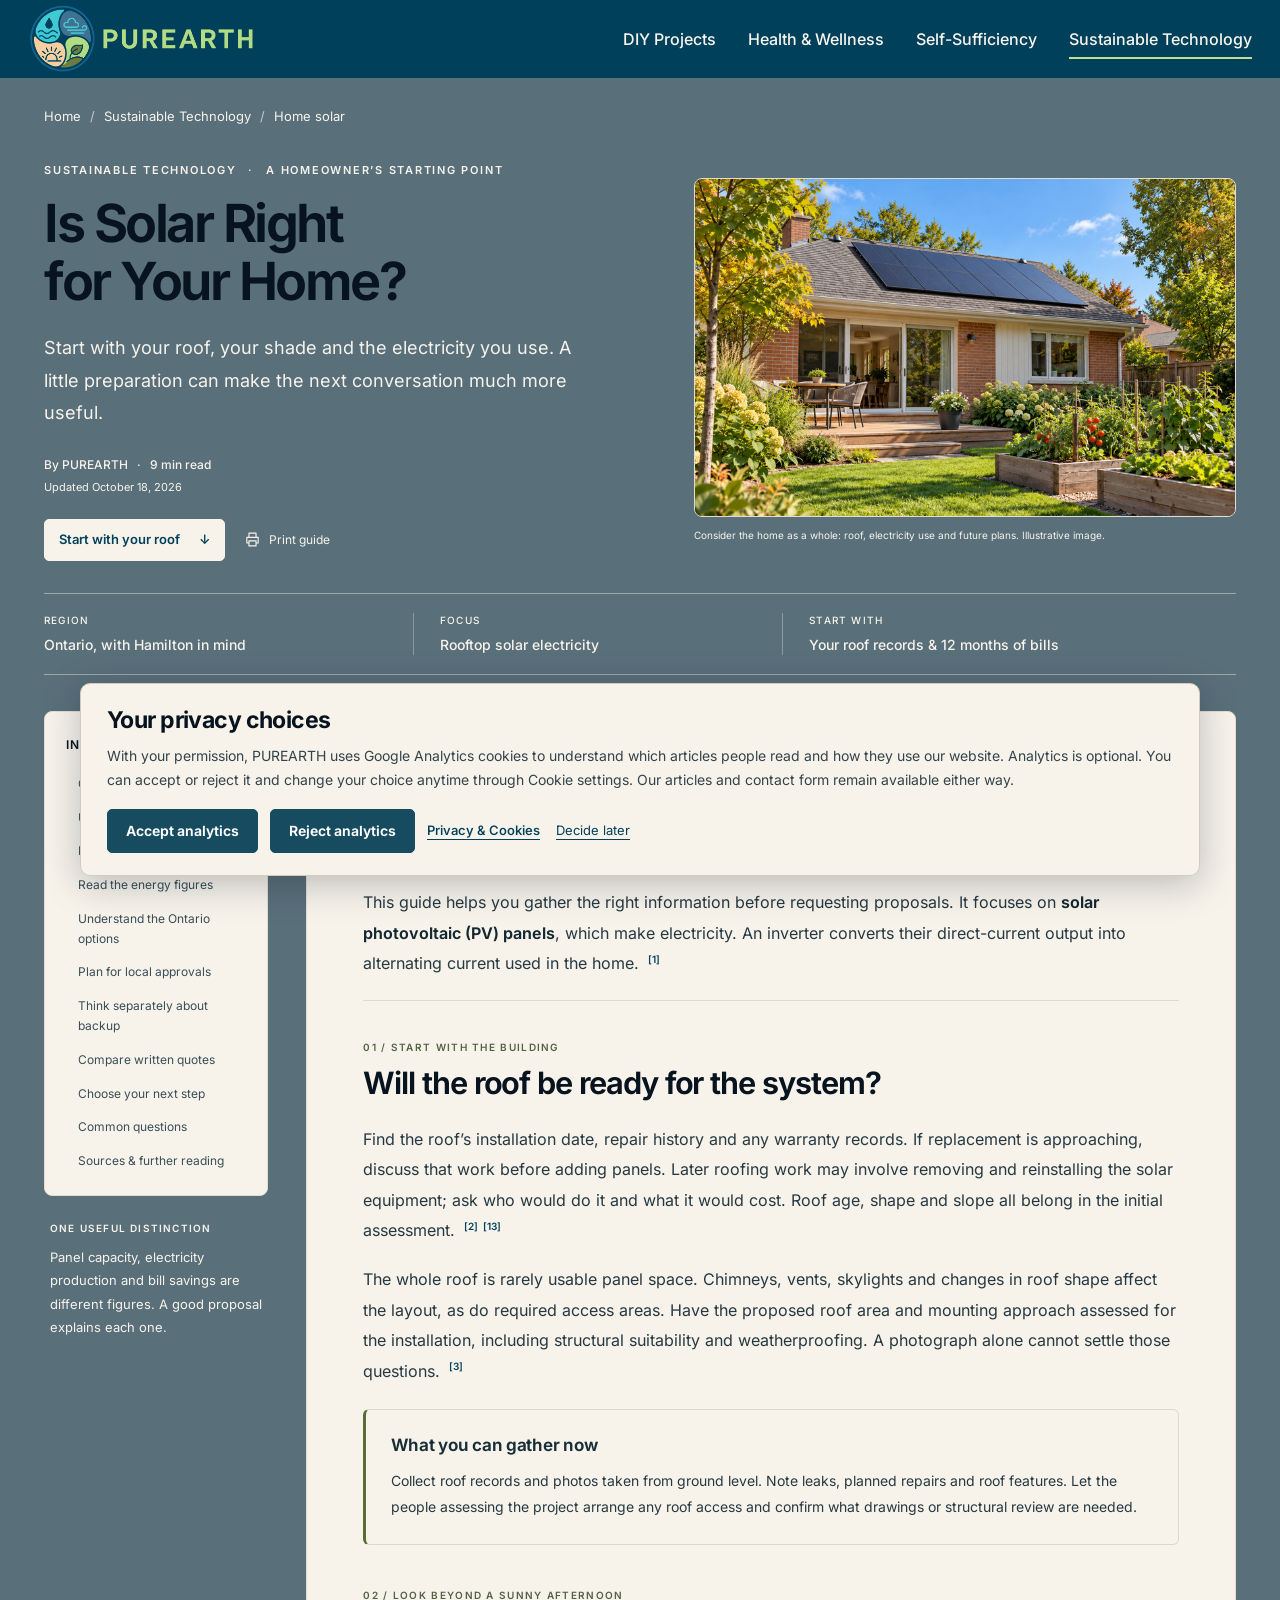
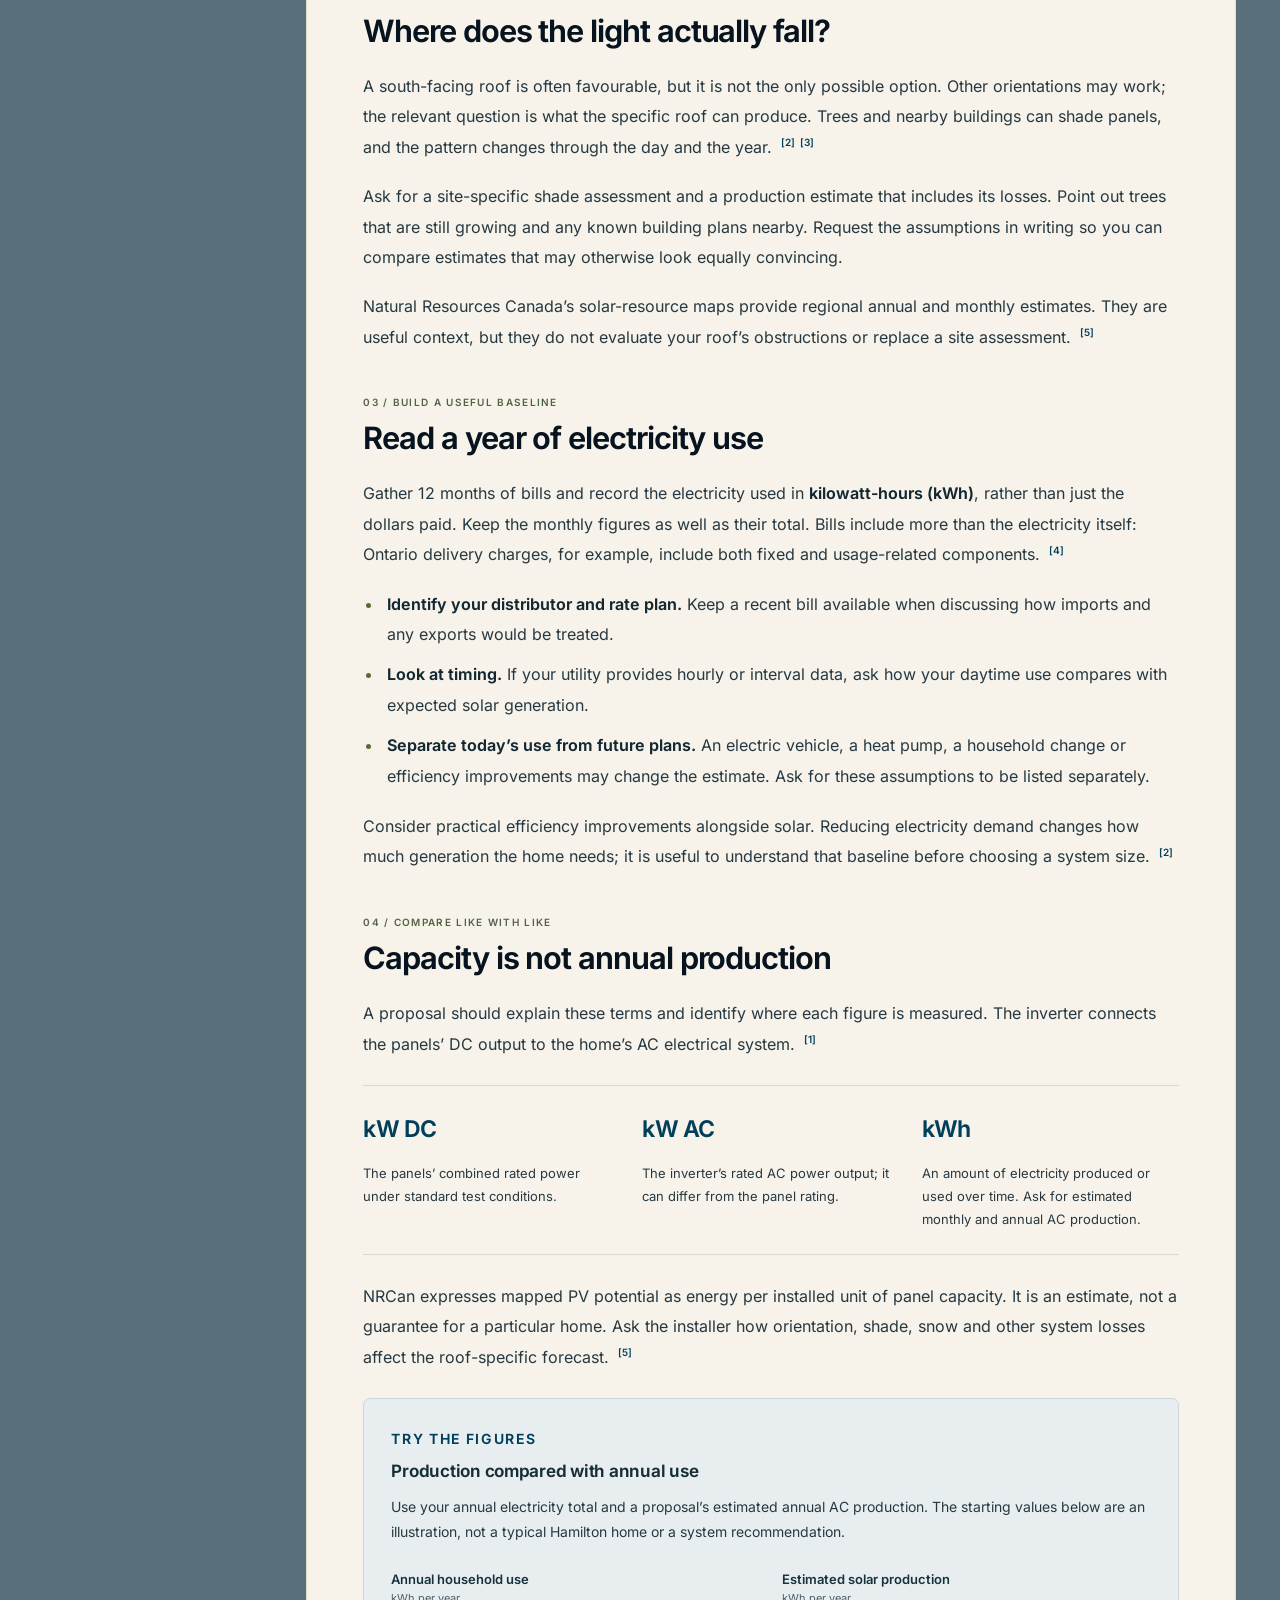
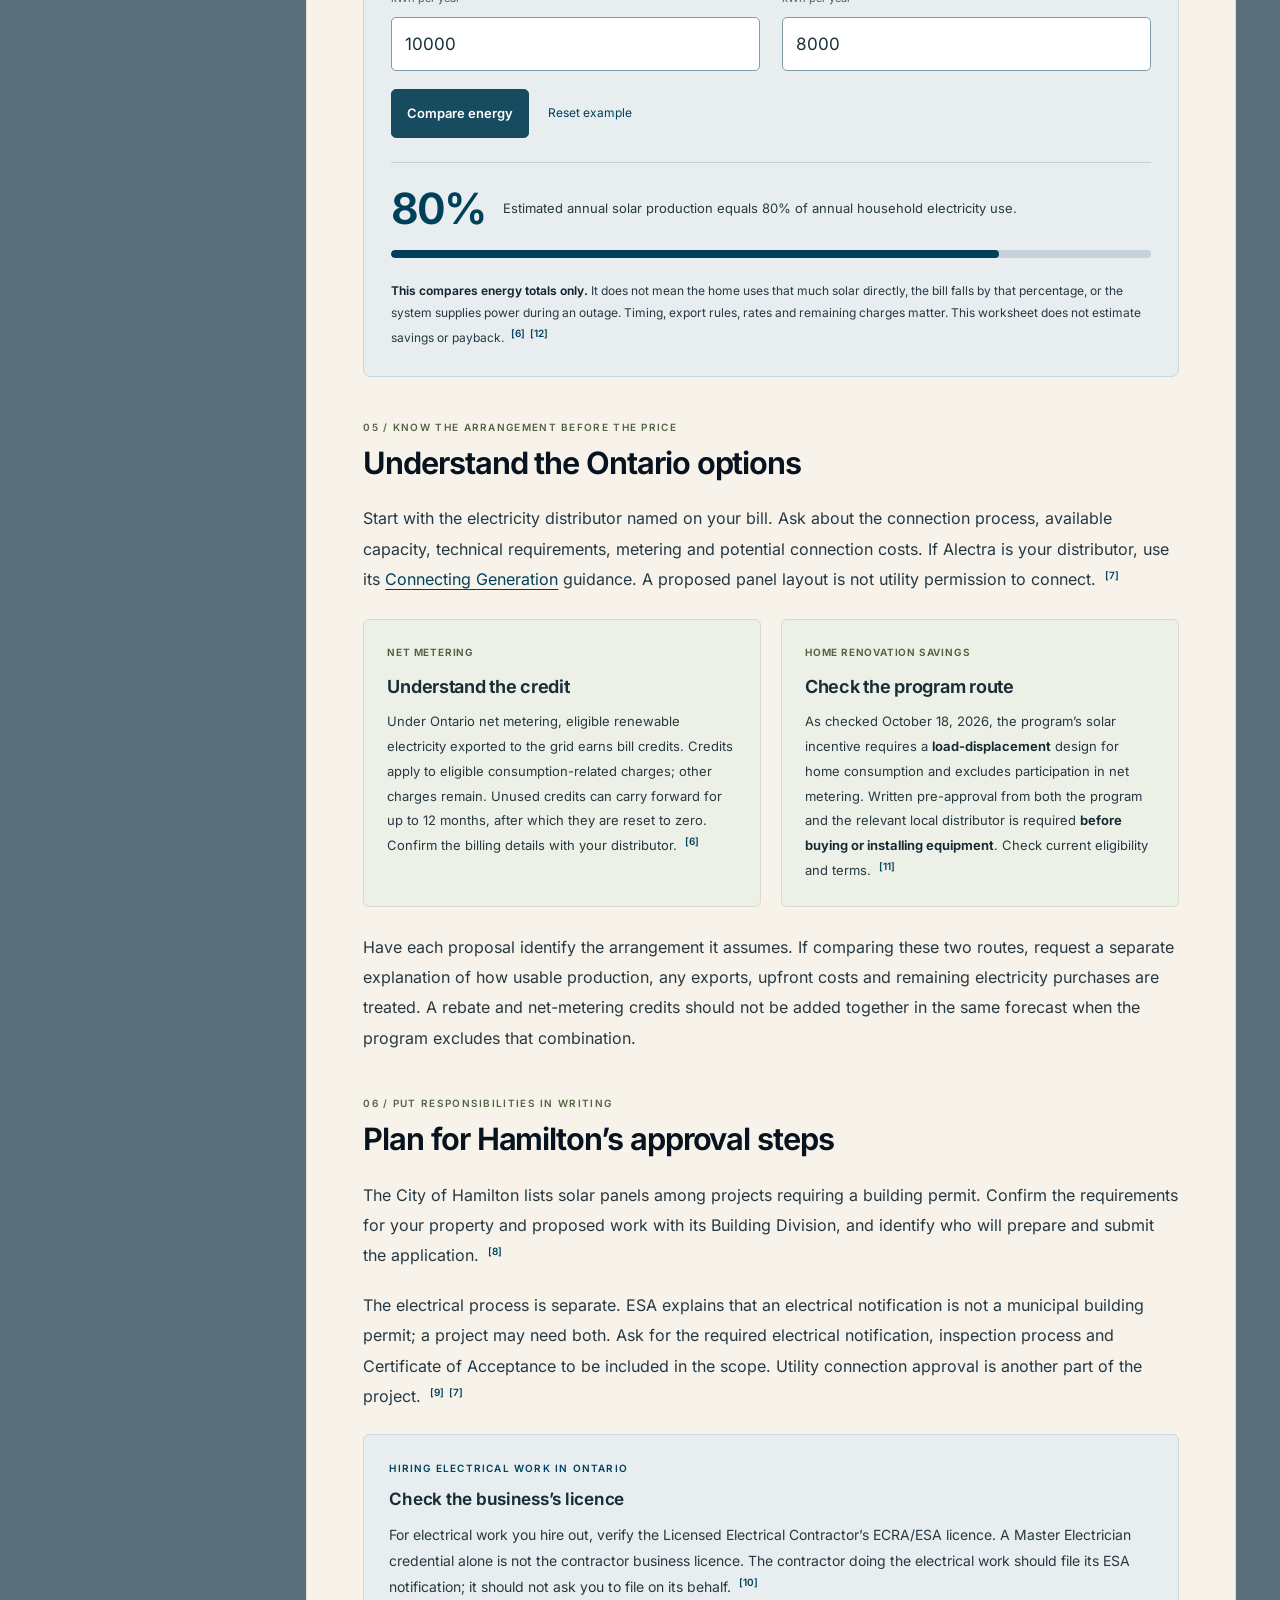
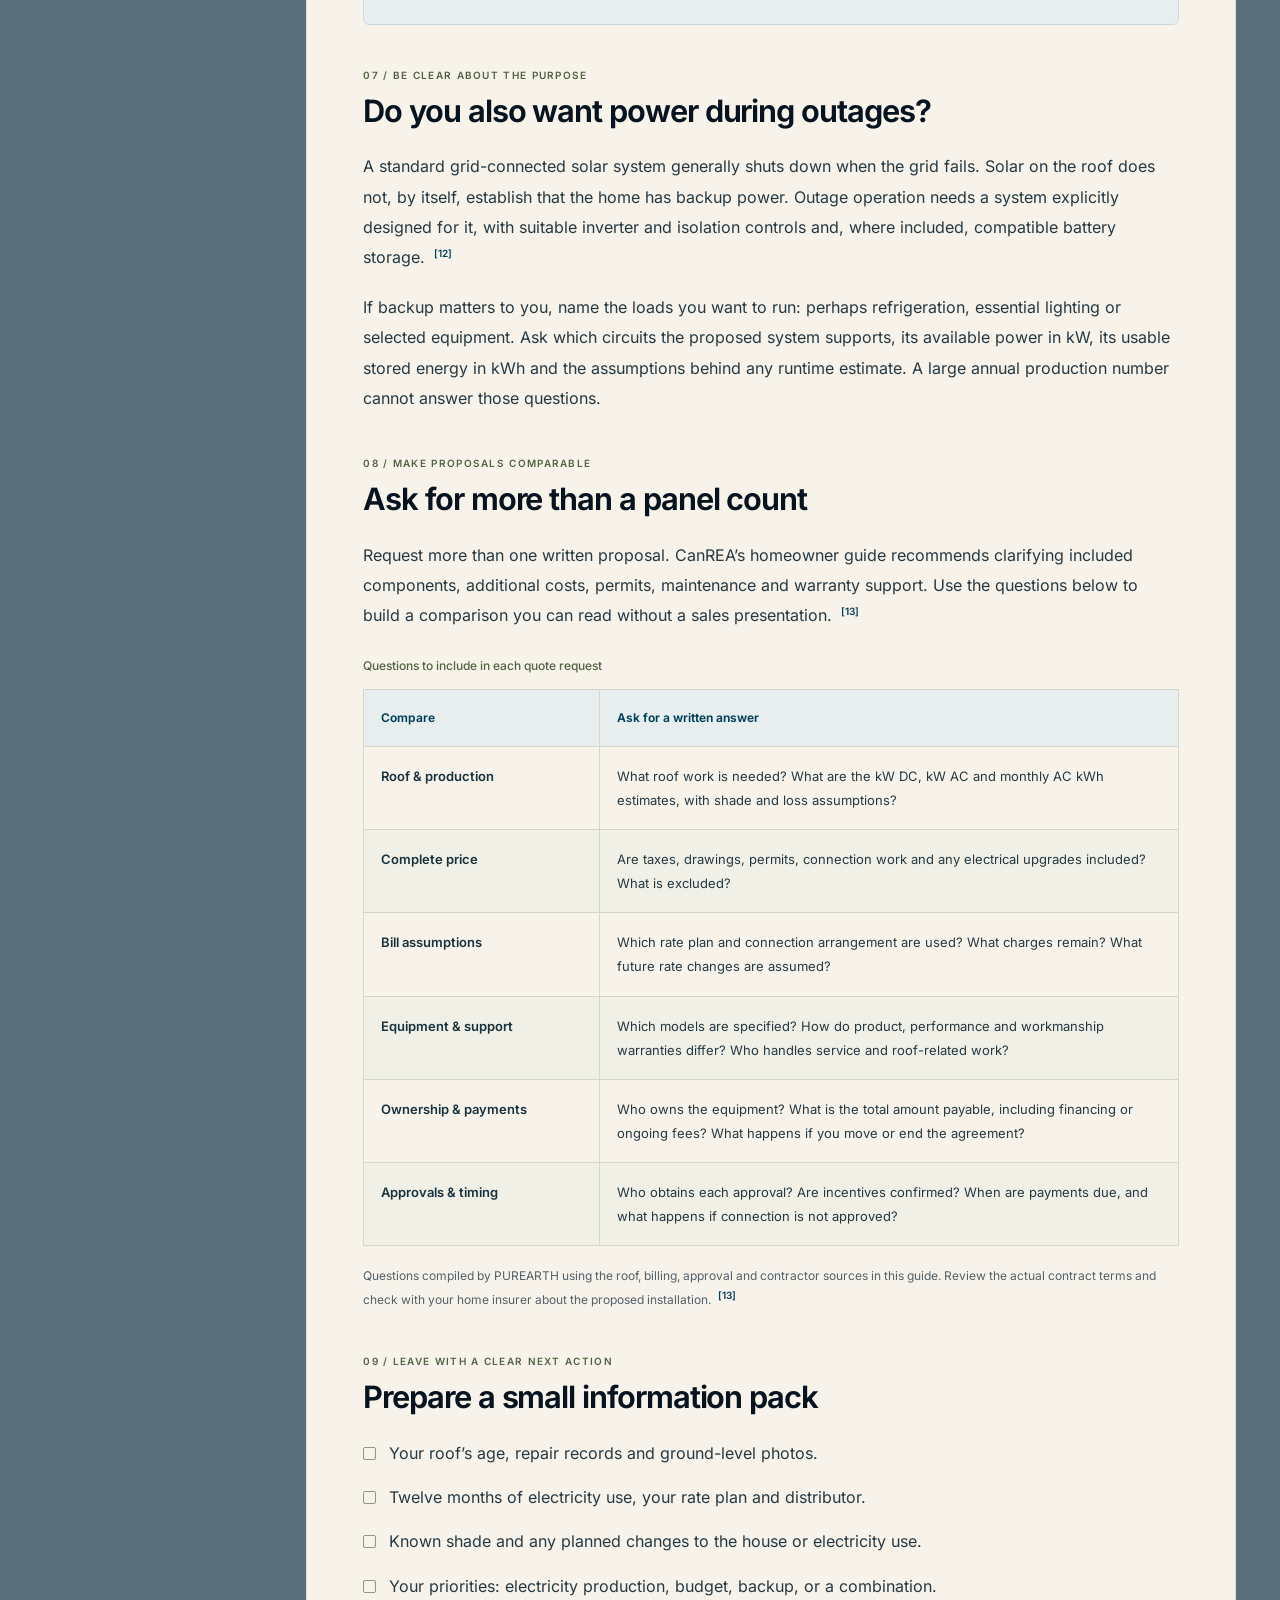
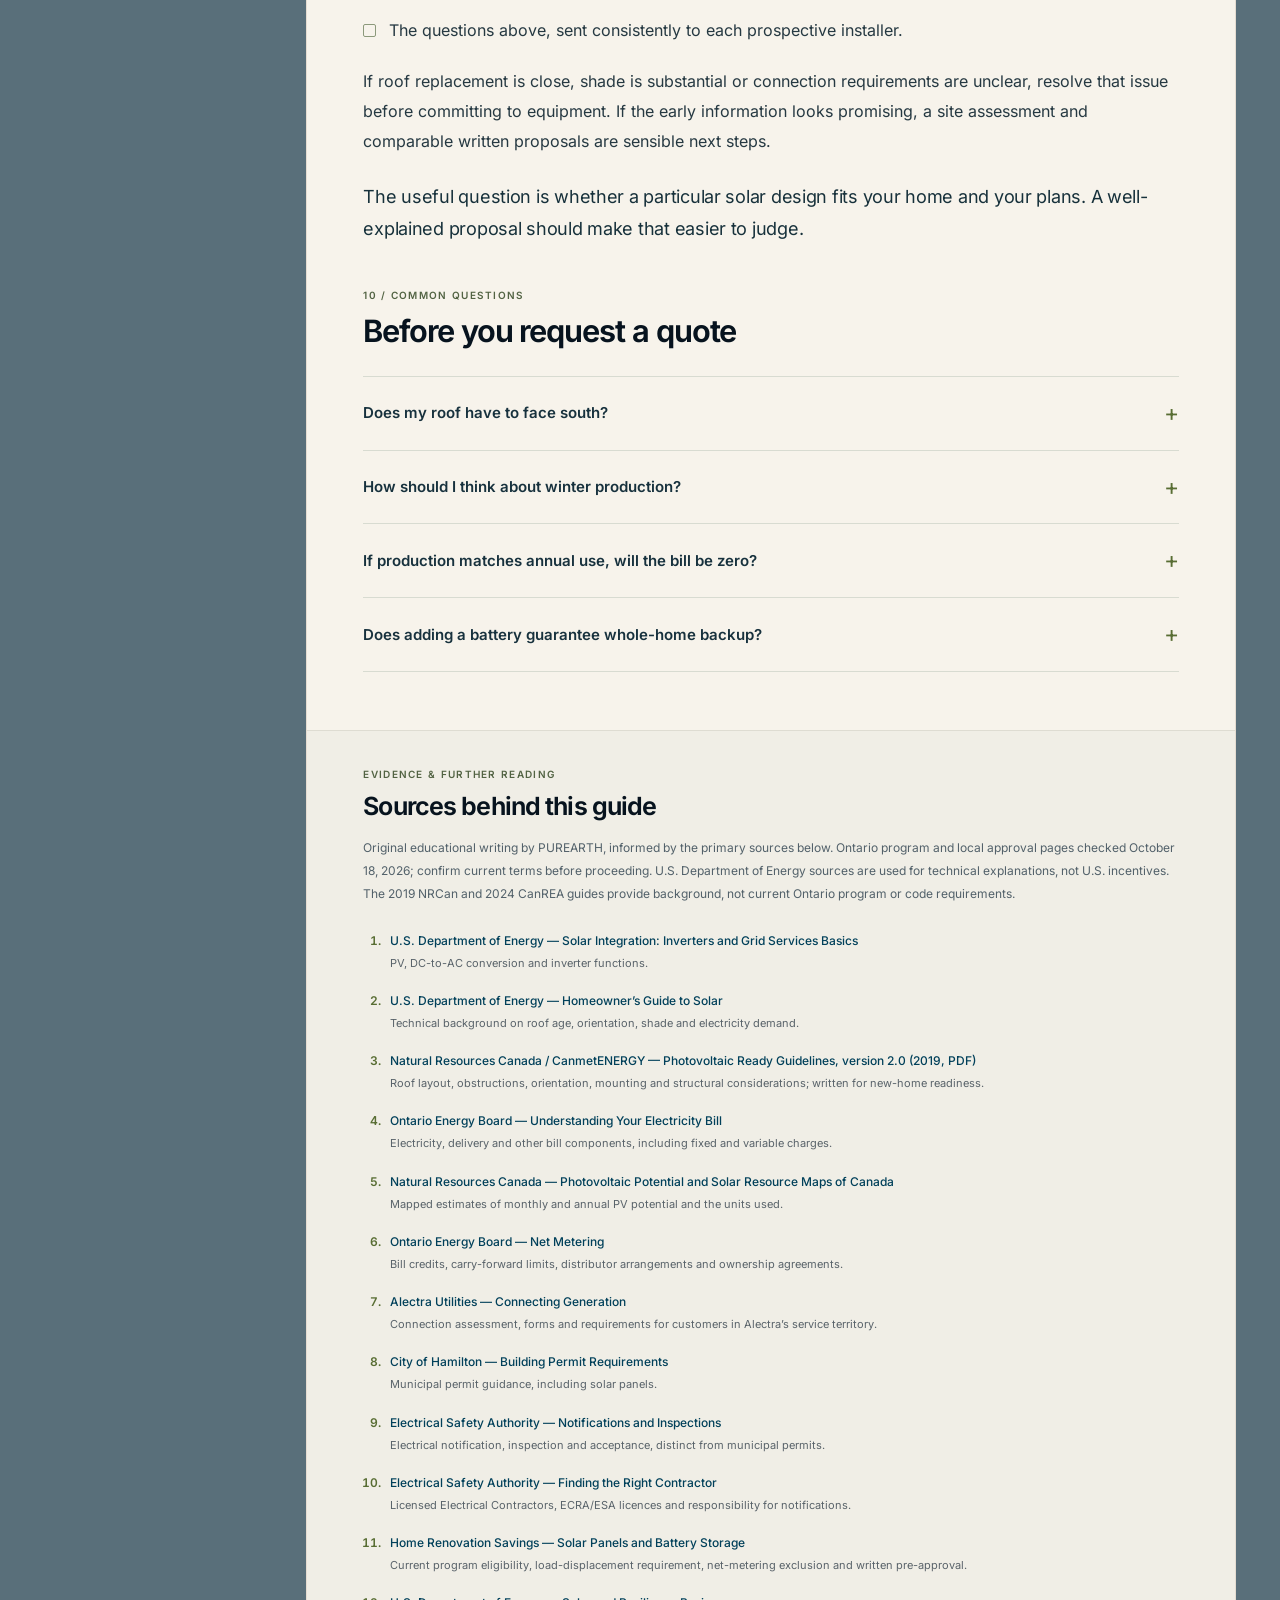
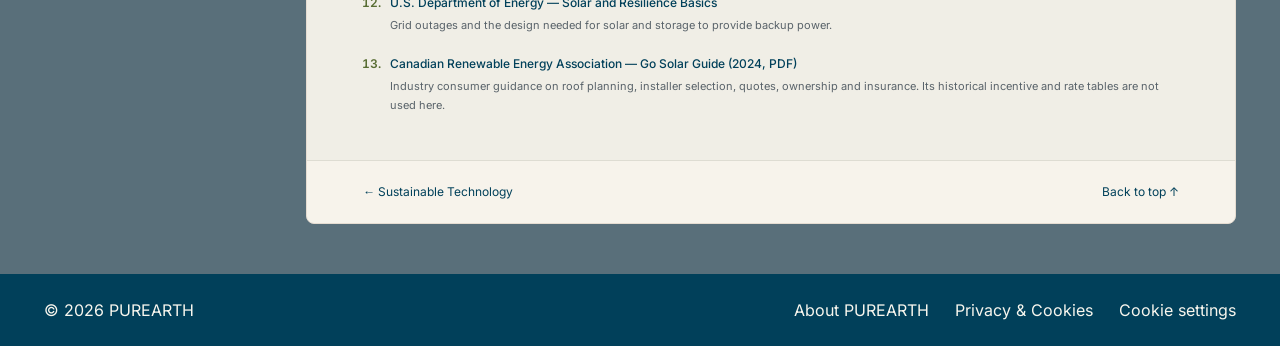
<file: is-solar-right-for-your-home.html>
<!doctype html>
<html lang="en-CA">
<head>
  <meta charset="utf-8">
  <meta name="viewport" content="width=device-width, initial-scale=1">
  <meta name="theme-color" content="#01405a">
  <meta name="description" content="Assess your roof, shade and electricity use, understand Ontario options, and prepare to compare written solar quotes.">
  <title>Is Solar Right for Your Home? | PUREARTH</title>
  <link rel="icon" href="assets/images/favicon.png" type="image/png">
  <link rel="preload" href="assets/fonts/inter-latin.woff2" as="font" type="font/woff2" crossorigin>
  <link rel="stylesheet" href="assets/styles.css">
  <link rel="stylesheet" href="assets/articles/article.css">
  <link rel="stylesheet" href="assets/articles/home-solar.css">
  <link rel="stylesheet" href="assets/privacy.css">
  <script src="assets/content.js" defer></script>
  <script src="assets/site.js" defer></script>
  <script src="assets/articles/article.js" defer></script>
  <script src="assets/articles/home-solar.js" defer></script>
  <script src="assets/privacy.js" defer></script>
  <noscript><style>.main-nav{display:flex!important;flex-wrap:wrap;flex-direction:row}.menu-toggle{display:none!important}</style></noscript>
</head>
<body data-page="technology" data-analytics-page="is-solar-right-for-your-home.html">
<a class="skip-link" href="#main-content">Skip to content</a>
  <header class="site-header"><div class="header-inner">
    <a class="brand" href="index.html" aria-label="PUREARTH home"><img src="assets/images/purearth-logo.webp" alt="PUREARTH" width="900" height="268" fetchpriority="high"></a>
    <button class="menu-toggle" aria-expanded="false" aria-controls="main-nav" type="button"><svg viewBox="0 0 24 24" width="20" height="20" fill="none" aria-hidden="true"><path d="M4 6h16M4 12h16M4 18h16" stroke="currentColor" stroke-width="1.8" stroke-linecap="round"/></svg><span>Menu</span></button>
    <nav class="main-nav" id="main-nav" aria-label="Main navigation"><a href="diy-projects.html">DIY Projects</a><a href="health-wellness.html">Health &amp; Wellness</a><a href="self-sufficiency.html">Self-Sufficiency</a><a href="sustainable-technology.html" aria-current="true">Sustainable Technology</a></nav>
  </div></header>
<main id="main-content"><article aria-labelledby="article-title">
      <header class="article-hero">
        <div class="container article-container">
          <nav class="breadcrumbs" aria-label="Breadcrumb"><a href="index.html">Home</a><span aria-hidden="true">/</span><a href="sustainable-technology.html">Sustainable Technology</a><span aria-hidden="true">/</span><span aria-current="page">Home solar</span></nav>
          <div class="article-hero-grid">
            <div class="article-hero-copy">
              <p class="eyebrow">Sustainable Technology <span aria-hidden="true">·</span> A homeowner’s starting point</p>
              <h1 id="article-title">Is Solar Right <span class="title-line">for Your Home?</span></h1>
              <p class="article-deck">Start with your roof, your shade and the electricity you use. A little preparation can make the next conversation much more useful.</p>
              <p class="article-byline">By PUREARTH <span aria-hidden="true">·</span> <span id="reading-time">9 min read</span><br><span class="article-date">Updated <time datetime="2026-10-18">October 18, 2026</time></span></p>
              <div class="article-actions"><a class="jump-button" href="#roof">Start with your roof <span aria-hidden="true">↓</span></a><button class="print-button" data-print type="button" hidden><svg width="17" height="17" viewBox="0 0 24 24" fill="none" aria-hidden="true"><path d="M7 8V3h10v5M7 17H4V9h16v8h-3M7 14h10v7H7z" stroke="currentColor" stroke-width="1.6" stroke-linejoin="round"/></svg>Print guide</button></div>
            </div>
            <figure class="hero-figure"><img src="assets/images/article-home-solar-final.webp" srcset="assets/images/article-home-solar-final-480.webp 480w, assets/images/article-home-solar-final-800.webp 800w, assets/images/article-home-solar-final.webp 1586w" sizes="(max-width: 620px) calc(100vw - 36px), (max-width: 1200px) calc((100vw - 92px) / 2), (max-width: 1688px) calc((100vw - 136px) / 2), 776px" alt="A brick bungalow with rooftop photovoltaic panels, a garden deck and raised vegetable beds in an Ontario-style backyard." width="1586" height="992" fetchpriority="high" decoding="async"><figcaption>Consider the home as a whole: roof, electricity use and future plans. Illustrative image.</figcaption></figure>
          </div>
          <dl class="project-facts"><div><dt>Region</dt><dd>Ontario, with Hamilton in mind</dd></div><div><dt>Focus</dt><dd>Rooftop solar electricity</dd></div><div><dt>Start with</dt><dd>Your roof records &amp; 12 months of bills</dd></div></dl>
        </div>
      </header>

      <div class="container article-container reading-layout">
        <aside class="article-sidebar" aria-label="Article navigation">
          <nav class="contents" aria-labelledby="contents-title"><h2 id="contents-title">In this guide</h2><ol>
            <li><a href="#roof">Check the roof first</a></li>
            <li><a href="#shade">Understand shade</a></li>
            <li><a href="#electricity">Know your electricity use</a></li>
            <li><a href="#energy-figures">Read the energy figures</a></li>
            <li><a href="#connection">Understand the Ontario options</a></li>
            <li><a href="#approvals">Plan for local approvals</a></li>
            <li><a href="#backup">Think separately about backup</a></li>
            <li><a href="#quotes">Compare written quotes</a></li>
            <li><a href="#next-step">Choose your next step</a></li>
            <li><a href="#questions">Common questions</a></li>
            <li><a href="#sources">Sources &amp; further reading</a></li>
          </ol></nav>
          <div class="sidebar-note"><span class="note-label">One useful distinction</span><p>Panel capacity, electricity production and bill savings are different figures. A good proposal explains each one.</p></div>
        </aside>

        <div class="article-paper">
          <div class="article-prose" data-reading-body>
            <div class="article-opening"><p>A sunny roof is a promising beginning. Whether solar suits your home also depends on the roof’s condition, the shade it receives, your electricity use and the arrangement for connecting to the grid.</p><p>This guide helps you gather the right information before requesting proposals. It focuses on <strong>solar photovoltaic (PV) panels</strong>, which make electricity. An inverter converts their direct-current output into alternating current used in the home. <a class="citation" href="#source-1" aria-label="Source 1: solar panels and inverters">[1]</a></p></div>

            <section id="roof" aria-labelledby="roof-heading">
              <p class="section-kicker">01 / Start with the building</p><h2 id="roof-heading">Will the roof be ready for the system?</h2>
              <p>Find the roof’s installation date, repair history and any warranty records. If replacement is approaching, discuss that work before adding panels. Later roofing work may involve removing and reinstalling the solar equipment; ask who would do it and what it would cost. Roof age, shape and slope all belong in the initial assessment. <a class="citation" href="#source-2" aria-label="Source 2: roof condition and solar suitability">[2]</a><a class="citation" href="#source-13" aria-label="Source 13: homeowner solar planning">[13]</a></p>
              <p>The whole roof is rarely usable panel space. Chimneys, vents, skylights and changes in roof shape affect the layout, as do required access areas. Have the proposed roof area and mounting approach assessed for the installation, including structural suitability and weatherproofing. A photograph alone cannot settle those questions. <a class="citation" href="#source-3" aria-label="Source 3: roof layout and mounting considerations">[3]</a></p>
              <div class="observe-note"><h3>What you can gather now</h3><p>Collect roof records and photos taken from ground level. Note leaks, planned repairs and roof features. Let the people assessing the project arrange any roof access and confirm what drawings or structural review are needed.</p></div>
            </section>

            <section id="shade" aria-labelledby="shade-heading">
              <p class="section-kicker">02 / Look beyond a sunny afternoon</p><h2 id="shade-heading">Where does the light actually fall?</h2>
              <p>A south-facing roof is often favourable, but it is not the only possible option. Other orientations may work; the relevant question is what the specific roof can produce. Trees and nearby buildings can shade panels, and the pattern changes through the day and the year. <a class="citation" href="#source-2" aria-label="Source 2">[2]</a><a class="citation" href="#source-3" aria-label="Source 3">[3]</a></p>
              <p>Ask for a site-specific shade assessment and a production estimate that includes its losses. Point out trees that are still growing and any known building plans nearby. Request the assumptions in writing so you can compare estimates that may otherwise look equally convincing.</p>
              <p>Natural Resources Canada’s solar-resource maps provide regional annual and monthly estimates. They are useful context, but they do not evaluate your roof’s obstructions or replace a site assessment. <a class="citation" href="#source-5" aria-label="Source 5: Canadian solar-resource maps">[5]</a></p>
            </section>

            <section id="electricity" aria-labelledby="electricity-heading">
              <p class="section-kicker">03 / Build a useful baseline</p><h2 id="electricity-heading">Read a year of electricity use</h2>
              <p>Gather 12 months of bills and record the electricity used in <strong>kilowatt-hours (kWh)</strong>, rather than just the dollars paid. Keep the monthly figures as well as their total. Bills include more than the electricity itself: Ontario delivery charges, for example, include both fixed and usage-related components. <a class="citation" href="#source-4" aria-label="Source 4: understanding an Ontario electricity bill">[4]</a></p>
              <ul><li><strong>Identify your distributor and rate plan.</strong> Keep a recent bill available when discussing how imports and any exports would be treated.</li><li><strong>Look at timing.</strong> If your utility provides hourly or interval data, ask how your daytime use compares with expected solar generation.</li><li><strong>Separate today’s use from future plans.</strong> An electric vehicle, a heat pump, a household change or efficiency improvements may change the estimate. Ask for these assumptions to be listed separately.</li></ul>
              <p>Consider practical efficiency improvements alongside solar. Reducing electricity demand changes how much generation the home needs; it is useful to understand that baseline before choosing a system size. <a class="citation" href="#source-2" aria-label="Source 2: efficiency and solar planning">[2]</a></p>
            </section>

            <section id="energy-figures" aria-labelledby="figures-heading">
              <p class="section-kicker">04 / Compare like with like</p><h2 id="figures-heading">Capacity is not annual production</h2>
              <p>A proposal should explain these terms and identify where each figure is measured. The inverter connects the panels’ DC output to the home’s AC electrical system. <a class="citation" href="#source-1" aria-label="Source 1">[1]</a></p>
              <dl class="energy-terms"><div><dt>kW DC</dt><dd>The panels’ combined rated power under standard test conditions.</dd></div><div><dt>kW AC</dt><dd>The inverter’s rated AC power output; it can differ from the panel rating.</dd></div><div><dt>kWh</dt><dd>An amount of electricity produced or used over time. Ask for estimated monthly and annual AC production.</dd></div></dl>
              <p>NRCan expresses mapped PV potential as energy per installed unit of panel capacity. It is an estimate, not a guarantee for a particular home. Ask the installer how orientation, shade, snow and other system losses affect the roof-specific forecast. <a class="citation" href="#source-5" aria-label="Source 5">[5]</a></p>
              <div class="energy-worksheet" aria-labelledby="worksheet-heading">
                <p class="worksheet-label">Try the figures</p><h3 id="worksheet-heading">Production compared with annual use</h3>
                <p>Use your annual electricity total and a proposal’s estimated annual AC production. The starting values below are an illustration, not a typical Hamilton home or a system recommendation.</p>
                <form id="energy-form" novalidate hidden>
                  <div class="energy-inputs"><div><label for="annual-use">Annual household use <span>kWh per year</span></label><input id="annual-use" name="annual-use" type="number" inputmode="decimal" min="0.01" step="any" value="10000" required aria-describedby="energy-limit energy-error"></div><div><label for="annual-production">Estimated solar production <span>kWh per year</span></label><input id="annual-production" name="annual-production" type="number" inputmode="decimal" min="0" step="any" value="8000" required aria-describedby="energy-limit energy-error"></div></div>
                  <div class="worksheet-actions"><button class="calculate-button" type="submit">Compare energy</button><button class="reset-button" type="reset">Reset example</button></div>
                  <p class="energy-error" id="energy-error" role="alert" hidden></p>
                  <p id="energy-pending" class="energy-pending" role="status" hidden>Figures changed. Select “Compare energy” to update the comparison.</p>
                  <output id="energy-result" class="energy-result" for="annual-use annual-production" aria-live="polite" aria-atomic="true"><strong id="energy-percentage">80%</strong><span id="energy-explanation">Estimated annual solar production equals 80% of annual household electricity use.</span></output>
                  <div class="energy-bar" aria-hidden="true"><span id="energy-bar-fill" style="width:80%"></span></div>
                  <p class="energy-overage" id="energy-overage" hidden></p>
                </form>
                <div id="energy-static" class="energy-static"><p><strong>Worked example:</strong> 8,000 kWh of annual production ÷ 10,000 kWh of annual use × 100 = <strong>80%</strong>.</p><p>The interactive comparison becomes available when JavaScript is enabled.</p></div>
                <p class="energy-limit" id="energy-limit"><strong>This compares energy totals only.</strong> It does not mean the home uses that much solar directly, the bill falls by that percentage, or the system supplies power during an outage. Timing, export rules, rates and remaining charges matter. This worksheet does not estimate savings or payback. <a class="citation" href="#source-6" aria-label="Source 6: net metering and billing">[6]</a><a class="citation" href="#source-12" aria-label="Source 12: solar during outages">[12]</a></p>
              </div>
            </section>

            <section id="connection" aria-labelledby="connection-heading">
              <p class="section-kicker">05 / Know the arrangement before the price</p><h2 id="connection-heading">Understand the Ontario options</h2>
              <p>Start with the electricity distributor named on your bill. Ask about the connection process, available capacity, technical requirements, metering and potential connection costs. If Alectra is your distributor, use its <a href="https://alectrautilities.com/connecting-generation">Connecting Generation</a> guidance. A proposed panel layout is not utility permission to connect. <a class="citation" href="#source-7" aria-label="Source 7: Alectra's connection process">[7]</a></p>
              <div class="connection-options">
                <div><span class="option-label">Net metering</span><h3>Understand the credit</h3><p>Under Ontario net metering, eligible renewable electricity exported to the grid earns bill credits. Credits apply to eligible consumption-related charges; other charges remain. Unused credits can carry forward for up to 12 months, after which they are reset to zero. Confirm the billing details with your distributor. <a class="citation" href="#source-6" aria-label="Source 6">[6]</a></p></div>
                <div><span class="option-label">Home Renovation Savings</span><h3>Check the program route</h3><p>As checked October 18, 2026, the program’s solar incentive requires a <strong>load-displacement</strong> design for home consumption and excludes participation in net metering. Written pre-approval from both the program and the relevant local distributor is required <strong>before buying or installing equipment</strong>. Check current eligibility and terms. <a class="citation" href="#source-11" aria-label="Source 11: Home Renovation Savings solar requirements">[11]</a></p></div>
              </div>
              <p>Have each proposal identify the arrangement it assumes. If comparing these two routes, request a separate explanation of how usable production, any exports, upfront costs and remaining electricity purchases are treated. A rebate and net-metering credits should not be added together in the same forecast when the program excludes that combination.</p>
            </section>

            <section id="approvals" aria-labelledby="approvals-heading">
              <p class="section-kicker">06 / Put responsibilities in writing</p><h2 id="approvals-heading">Plan for Hamilton’s approval steps</h2>
              <p>The City of Hamilton lists solar panels among projects requiring a building permit. Confirm the requirements for your property and proposed work with its Building Division, and identify who will prepare and submit the application. <a class="citation" href="#source-8" aria-label="Source 8: Hamilton building permits">[8]</a></p>
              <p>The electrical process is separate. ESA explains that an electrical notification is not a municipal building permit; a project may need both. Ask for the required electrical notification, inspection process and Certificate of Acceptance to be included in the scope. Utility connection approval is another part of the project. <a class="citation" href="#source-9" aria-label="Source 9: ESA notifications and inspections">[9]</a><a class="citation" href="#source-7" aria-label="Source 7">[7]</a></p>
              <div class="local-note"><span class="note-label">Hiring electrical work in Ontario</span><h3>Check the business’s licence</h3><p>For electrical work you hire out, verify the Licensed Electrical Contractor’s ECRA/ESA licence. A Master Electrician credential alone is not the contractor business licence. The contractor doing the electrical work should file its ESA notification; it should not ask you to file on its behalf. <a class="citation" href="#source-10" aria-label="Source 10: choosing an authorized electrical contractor">[10]</a></p></div>
            </section>

            <section id="backup" aria-labelledby="backup-heading">
              <p class="section-kicker">07 / Be clear about the purpose</p><h2 id="backup-heading">Do you also want power during outages?</h2>
              <p>A standard grid-connected solar system generally shuts down when the grid fails. Solar on the roof does not, by itself, establish that the home has backup power. Outage operation needs a system explicitly designed for it, with suitable inverter and isolation controls and, where included, compatible battery storage. <a class="citation" href="#source-12" aria-label="Source 12: solar and resilience">[12]</a></p>
              <p>If backup matters to you, name the loads you want to run: perhaps refrigeration, essential lighting or selected equipment. Ask which circuits the proposed system supports, its available power in kW, its usable stored energy in kWh and the assumptions behind any runtime estimate. A large annual production number cannot answer those questions.</p>
            </section>

            <section id="quotes" aria-labelledby="quotes-heading">
              <p class="section-kicker">08 / Make proposals comparable</p><h2 id="quotes-heading">Ask for more than a panel count</h2>
              <p>Request more than one written proposal. CanREA’s homeowner guide recommends clarifying included components, additional costs, permits, maintenance and warranty support. Use the questions below to build a comparison you can read without a sales presentation. <a class="citation" href="#source-13" aria-label="Source 13: comparing installers and quotes">[13]</a></p>
              <div class="quote-table-wrap"><table class="quote-table"><caption>Questions to include in each quote request</caption><thead><tr><th scope="col">Compare</th><th scope="col">Ask for a written answer</th></tr></thead><tbody>
                <tr><th scope="row">Roof &amp; production</th><td>What roof work is needed? What are the kW DC, kW AC and monthly AC kWh estimates, with shade and loss assumptions?</td></tr>
                <tr><th scope="row">Complete price</th><td>Are taxes, drawings, permits, connection work and any electrical upgrades included? What is excluded?</td></tr>
                <tr><th scope="row">Bill assumptions</th><td>Which rate plan and connection arrangement are used? What charges remain? What future rate changes are assumed?</td></tr>
                <tr><th scope="row">Equipment &amp; support</th><td>Which models are specified? How do product, performance and workmanship warranties differ? Who handles service and roof-related work?</td></tr>
                <tr><th scope="row">Ownership &amp; payments</th><td>Who owns the equipment? What is the total amount payable, including financing or ongoing fees? What happens if you move or end the agreement?</td></tr>
                <tr><th scope="row">Approvals &amp; timing</th><td>Who obtains each approval? Are incentives confirmed? When are payments due, and what happens if connection is not approved?</td></tr>
              </tbody></table></div>
              <p class="method-credit">Questions compiled by PUREARTH using the roof, billing, approval and contractor sources in this guide. Review the actual contract terms and check with your home insurer about the proposed installation. <a class="citation" href="#source-13" aria-label="Source 13">[13]</a></p>
            </section>

            <section id="next-step" aria-labelledby="next-heading">
              <p class="section-kicker">09 / Leave with a clear next action</p><h2 id="next-heading">Prepare a small information pack</h2>
              <ul class="material-list"><li>Your roof’s age, repair records and ground-level photos.</li><li>Twelve months of electricity use, your rate plan and distributor.</li><li>Known shade and any planned changes to the house or electricity use.</li><li>Your priorities: electricity production, budget, backup, or a combination.</li><li>The questions above, sent consistently to each prospective installer.</li></ul>
              <p>If roof replacement is close, shade is substantial or connection requirements are unclear, resolve that issue before committing to equipment. If the early information looks promising, a site assessment and comparable written proposals are sensible next steps.</p>
              <p class="article-closing">The useful question is whether a particular solar design fits your home and your plans. A well-explained proposal should make that easier to judge.</p>
            </section>

            <section id="questions" aria-labelledby="questions-heading">
              <p class="section-kicker">10 / Common questions</p><h2 id="questions-heading">Before you request a quote</h2>
              <div class="faq-list">
                <details><summary>Does my roof have to face south?</summary><p>No. South-facing roofs are often favourable, but other orientations can be suitable. Ask for the expected output of your actual layout, including shade, rather than accepting or rejecting it based on direction alone. <a class="citation" href="#source-2" aria-label="Source 2">[2]</a></p></details>
                <details><summary>How should I think about winter production?</summary><p>Ask for a monthly forecast, including snow-loss assumptions. NRCan provides both monthly and annual solar-resource estimates; an annual total should not be read as equal output every month. <a class="citation" href="#source-5" aria-label="Source 5">[5]</a></p></details>
                <details><summary>If production matches annual use, will the bill be zero?</summary><p>That energy comparison does not settle the bill. Generation and use occur at different times, the treatment of exports matters, and fixed charges remain. Have the proposal explain the billing arrangement and the charges it expects to change. <a class="citation" href="#source-4" aria-label="Source 4">[4]</a><a class="citation" href="#source-6" aria-label="Source 6">[6]</a></p></details>
                <details><summary>Does adding a battery guarantee whole-home backup?</summary><p>No. Ask whether the specific design supports outage operation, which circuits it can supply and for how long under stated conditions. Solar and storage need an appropriate configuration to operate independently of the grid. <a class="citation" href="#source-12" aria-label="Source 12">[12]</a></p></details>
              </div>
            </section>
          </div>

          <section class="article-sources" id="sources" aria-labelledby="sources-heading">
            <p class="section-kicker">Evidence &amp; further reading</p><h2 id="sources-heading">Sources behind this guide</h2>
            <p class="sources-intro">Original educational writing by PUREARTH, informed by the primary sources below. Ontario program and local approval pages checked October 18, 2026; confirm current terms before proceeding. U.S. Department of Energy sources are used for technical explanations, not U.S. incentives. The 2019 NRCan and 2024 CanREA guides provide background, not current Ontario program or code requirements.</p>
            <ol class="source-list">
              <li id="source-1"><a href="https://www.energy.gov/cmei/systems/solar-integration-inverters-and-grid-services-basics">U.S. Department of Energy — Solar Integration: Inverters and Grid Services Basics</a><span>PV, DC-to-AC conversion and inverter functions.</span></li>
              <li id="source-2"><a href="https://www.energy.gov/cmei/systems/homeowners-guide-solar">U.S. Department of Energy — Homeowner’s Guide to Solar</a><span>Technical background on roof age, orientation, shade and electricity demand.</span></li>
              <li id="source-3"><a href="https://publications.gc.ca/collections/collection_2021/rncan-nrcan/M154-122-2019-eng.pdf">Natural Resources Canada / CanmetENERGY — Photovoltaic Ready Guidelines, version 2.0 (2019, PDF)</a><span>Roof layout, obstructions, orientation, mounting and structural considerations; written for new-home readiness.</span></li>
              <li id="source-4"><a href="https://www.oeb.ca/consumer-information-and-protection/electricity-rates/understanding-your-electricity-bill">Ontario Energy Board — Understanding Your Electricity Bill</a><span>Electricity, delivery and other bill components, including fixed and variable charges.</span></li>
              <li id="source-5"><a href="https://natural-resources.canada.ca/energy-sources/renewable-energy/photovoltaic-potential-solar-resource-maps-canada">Natural Resources Canada — Photovoltaic Potential and Solar Resource Maps of Canada</a><span>Mapped estimates of monthly and annual PV potential and the units used.</span></li>
              <li id="source-6"><a href="https://www.oeb.ca/consumer-information-and-protection/net-metering">Ontario Energy Board — Net Metering</a><span>Bill credits, carry-forward limits, distributor arrangements and ownership agreements.</span></li>
              <li id="source-7"><a href="https://alectrautilities.com/connecting-generation">Alectra Utilities — Connecting Generation</a><span>Connection assessment, forms and requirements for customers in Alectra’s service territory.</span></li>
              <li id="source-8"><a href="https://www.hamilton.ca/build-invest-grow/construction-renovation/residential-building-renovation/building-permit">City of Hamilton — Building Permit Requirements</a><span>Municipal permit guidance, including solar panels.</span></li>
              <li id="source-9"><a href="https://esasafe.com/notifications-and-inspections/">Electrical Safety Authority — Notifications and Inspections</a><span>Electrical notification, inspection and acceptance, distinct from municipal permits.</span></li>
              <li id="source-10"><a href="https://esasafe.com/compliance/finding-the-right-contractor/">Electrical Safety Authority — Finding the Right Contractor</a><span>Licensed Electrical Contractors, ECRA/ESA licences and responsibility for notifications.</span></li>
              <li id="source-11"><a href="https://www.homerenovationsavings.ca/solar">Home Renovation Savings — Solar Panels and Battery Storage</a><span>Current program eligibility, load-displacement requirement, net-metering exclusion and written pre-approval.</span></li>
              <li id="source-12"><a href="https://www.energy.gov/cmei/systems/solar-and-resilience-basics">U.S. Department of Energy — Solar and Resilience Basics</a><span>Grid outages and the design needed for solar and storage to provide backup power.</span></li>
              <li id="source-13"><a href="https://renewablesassociation.ca/wp-content/uploads/2024/07/CanREA_Solar-Guide-2024-FINAL.pdf">Canadian Renewable Energy Association — Go Solar Guide (2024, PDF)</a><span>Industry consumer guidance on roof planning, installer selection, quotes, ownership and insurance. Its historical incentive and rate tables are not used here.</span></li>
            </ol>
          </section>
          <div class="article-end"><a href="sustainable-technology.html">← Sustainable Technology</a><a href="#article-title">Back to top ↑</a></div>
        </div>
      </div>
    </article>
</main>
<footer class="site-footer"><div class="container footer-inner"><p>© 2026 PUREARTH</p><nav aria-label="Footer"><a href="about.html">About PUREARTH</a><a href="privacy.html">Privacy &amp; Cookies</a><a href="privacy.html#choices" data-cookie-settings>Cookie settings</a></nav></div></footer>
<section class="privacy-banner" id="privacy-banner" aria-labelledby="privacy-banner-title" hidden><div class="privacy-banner-copy"><h2 id="privacy-banner-title">Your privacy choices</h2><p>With your permission, PUREARTH uses Google Analytics cookies to understand which articles people read and how they use our website. Analytics is optional. You can accept or reject it and change your choice anytime through Cookie settings. Our articles and contact form remain available either way.</p></div><div class="privacy-actions"><button class="privacy-button" type="button" data-consent="granted">Accept analytics</button><button class="privacy-button" type="button" data-consent="denied">Reject analytics</button><a href="privacy.html">Privacy &amp; Cookies</a><button class="privacy-later" id="privacy-later" type="button">Decide later</button></div></section>
<dialog class="privacy-dialog" id="privacy-dialog" aria-labelledby="privacy-dialog-title" aria-describedby="privacy-dialog-description"><h2 id="privacy-dialog-title">Your privacy choices</h2><p id="privacy-dialog-description">Analytics is optional and off until you accept. Essential browser storage remembers your choice. You can browse our articles and use the contact form with analytics off.</p><p class="privacy-choice-status" data-consent-status></p><div class="privacy-actions"><button class="privacy-button" type="button" data-consent="granted">Accept analytics</button><button class="privacy-button" type="button" data-consent="denied">Reject analytics</button></div><div class="privacy-dialog-links"><a href="privacy.html">Read Privacy &amp; Cookies</a><button class="privacy-later" id="privacy-close" type="button">Close settings</button></div></dialog>
<p class="sr-only" id="privacy-announcement" role="status" aria-live="polite"></p>
</body>
</html>
</file>
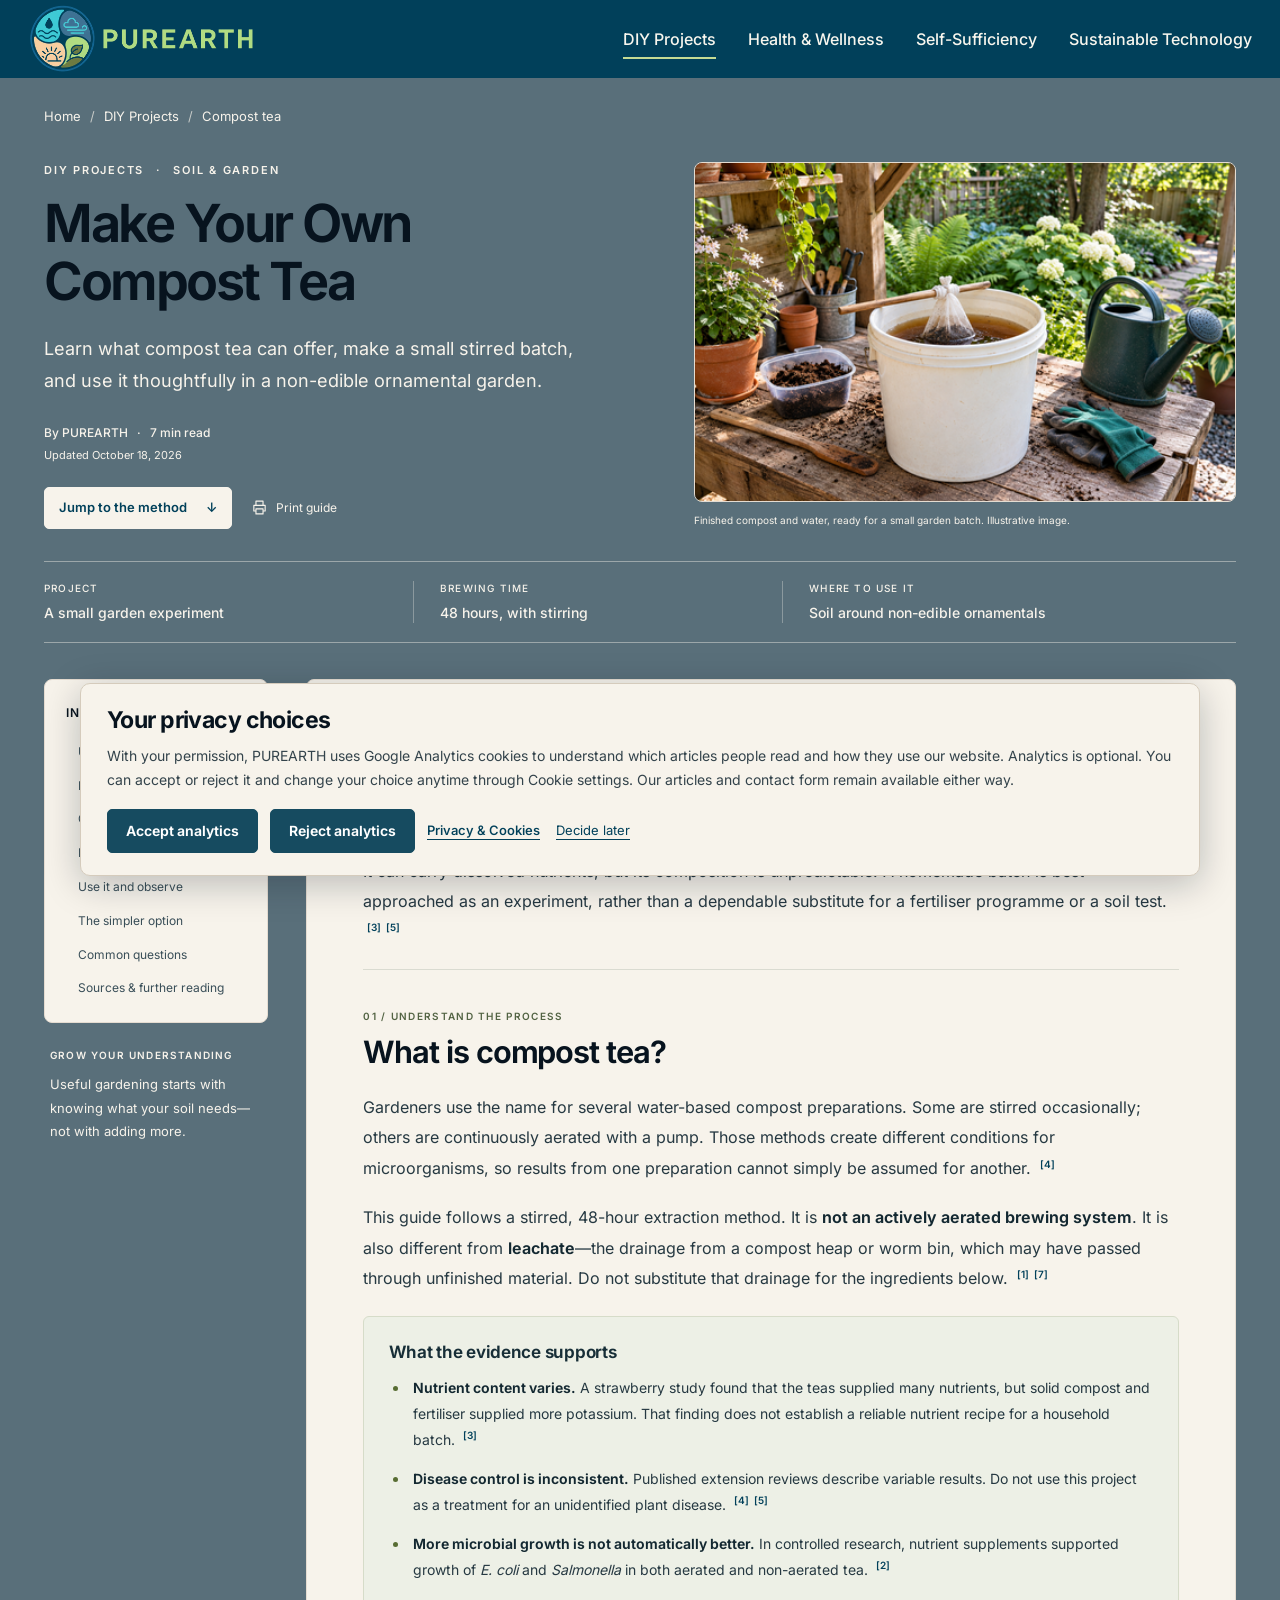
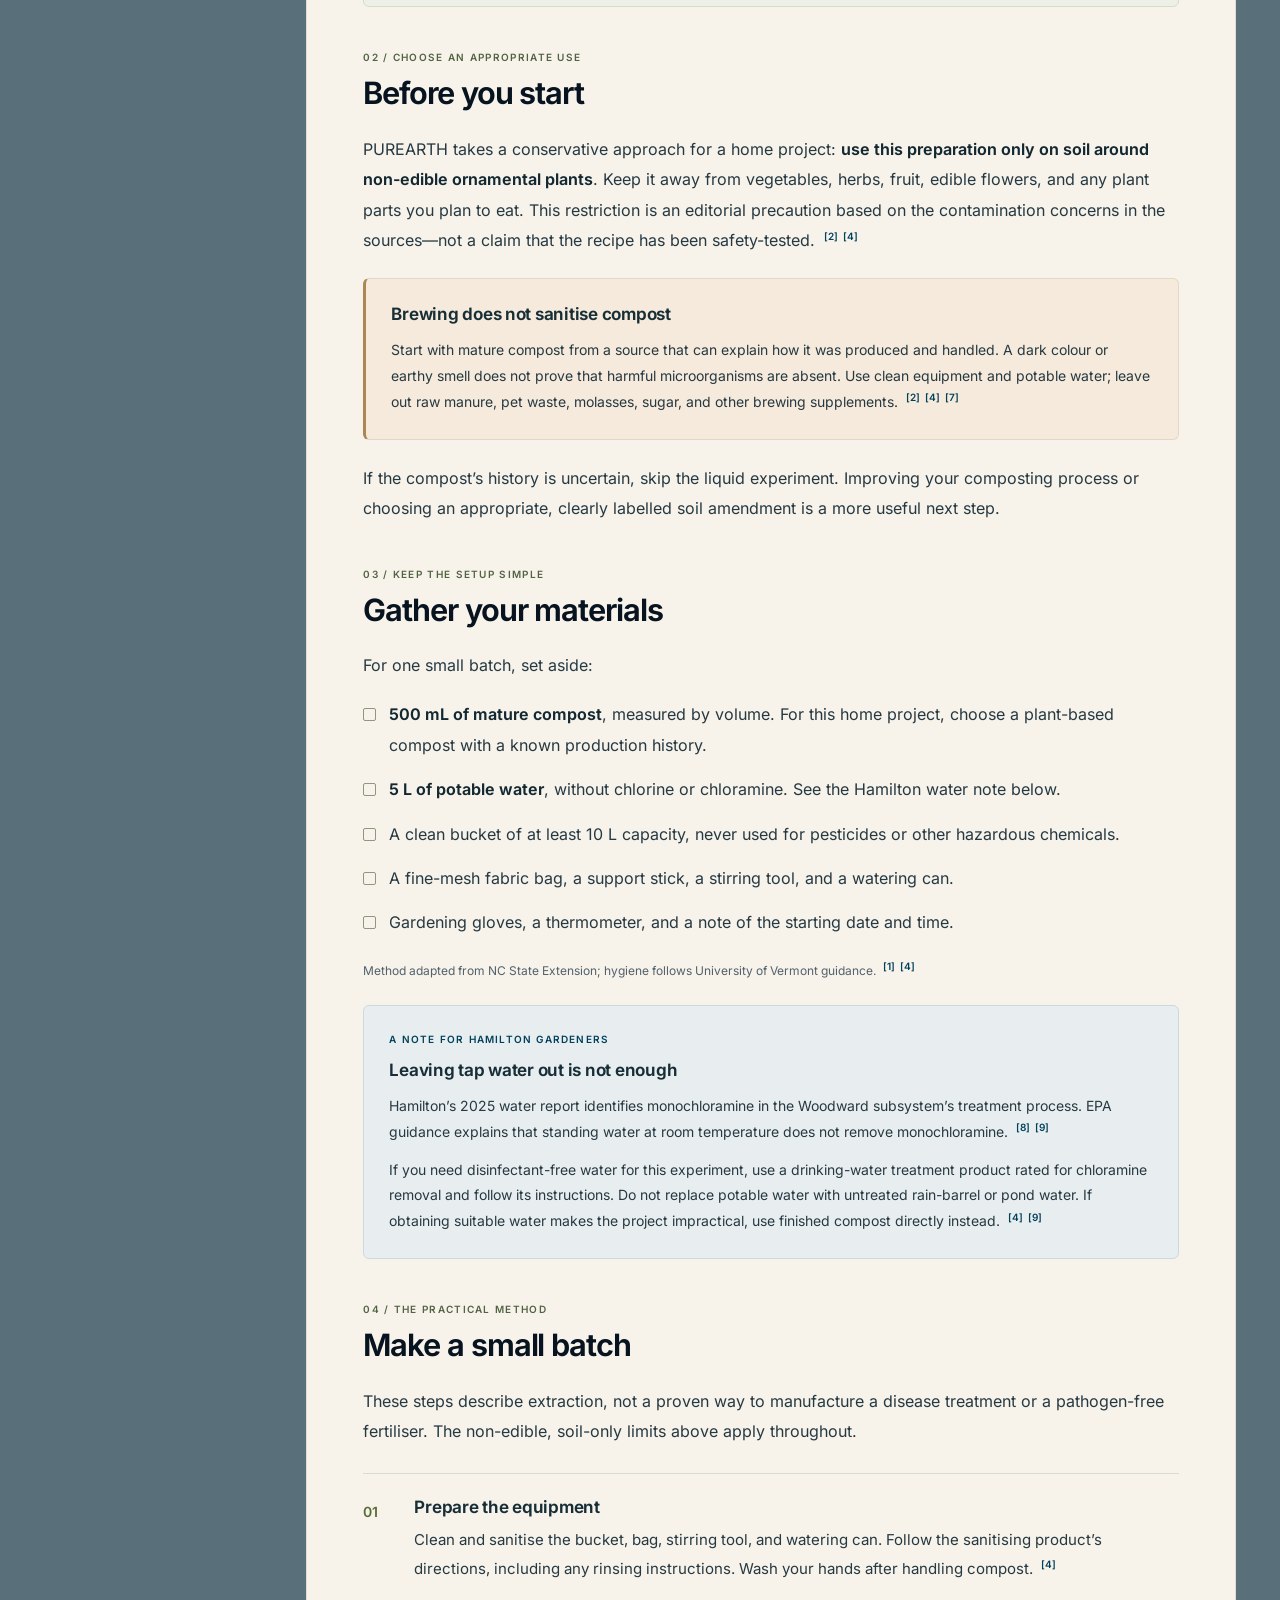
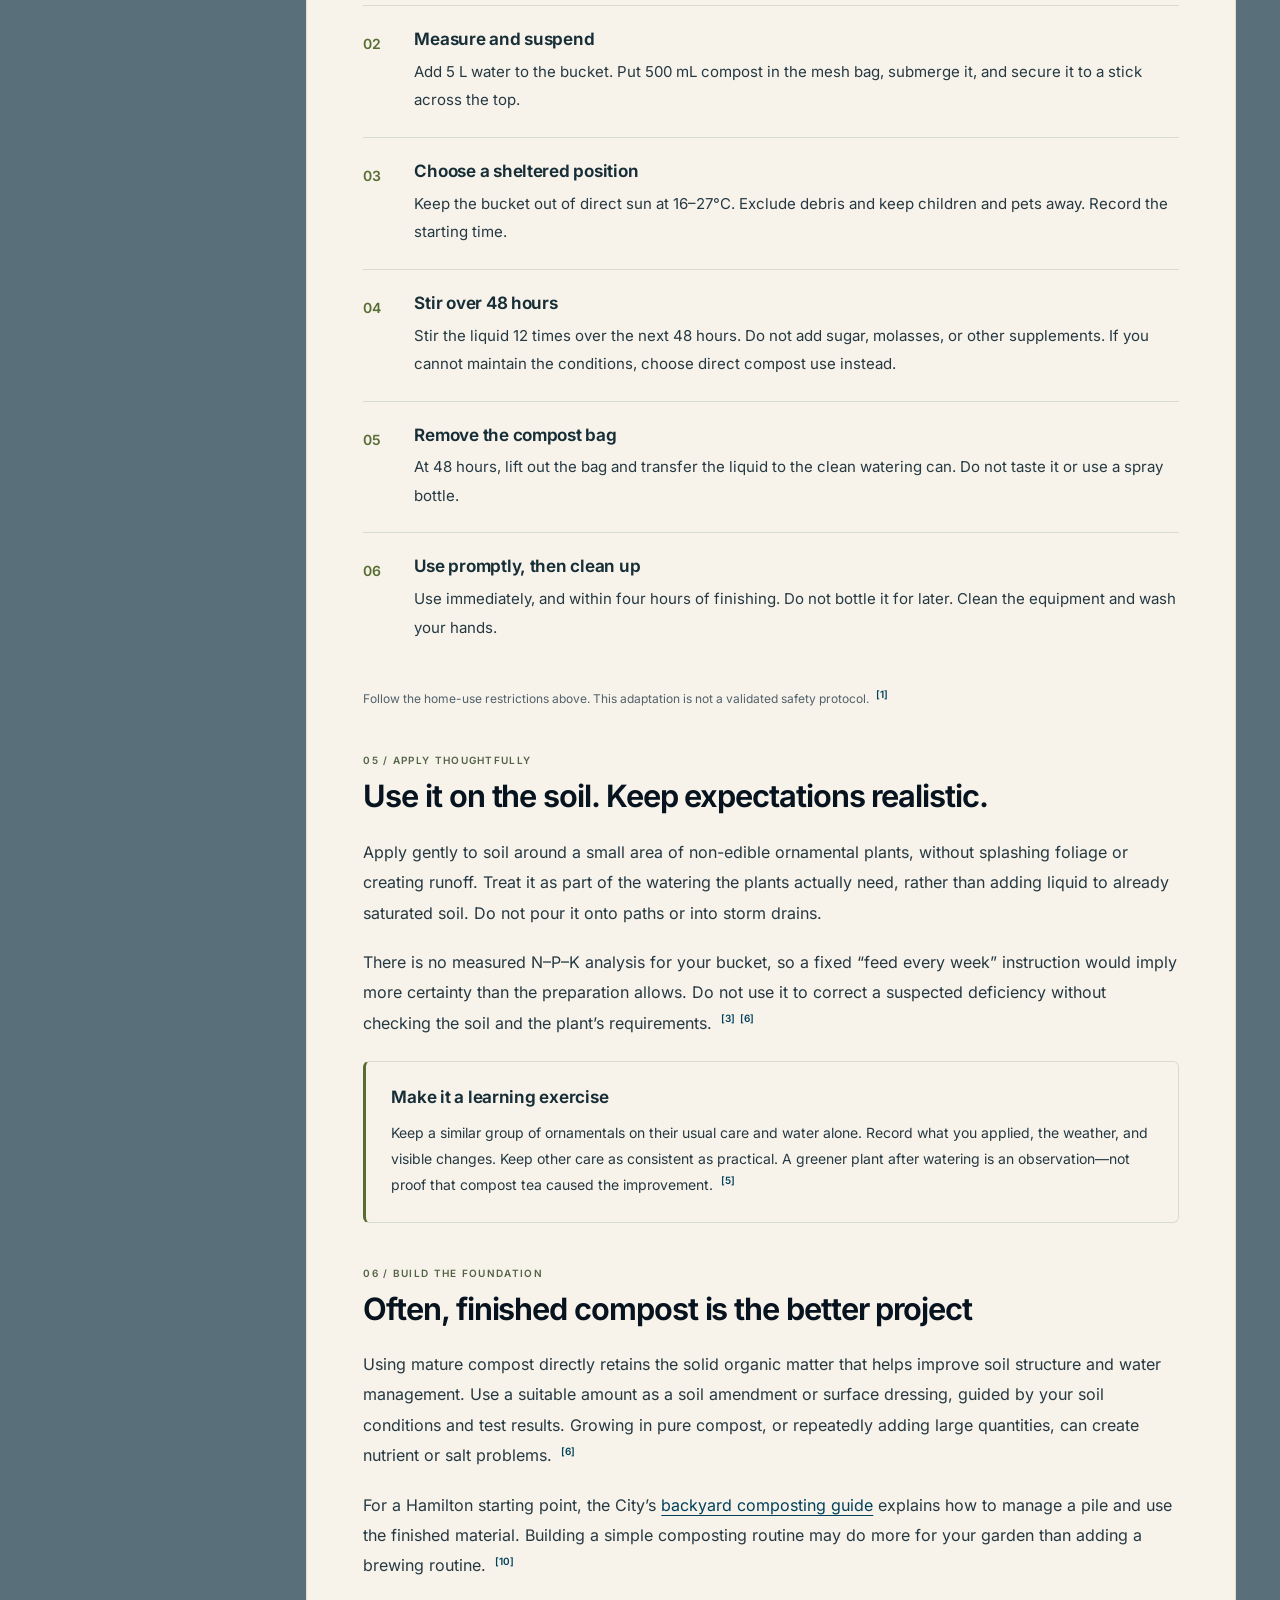
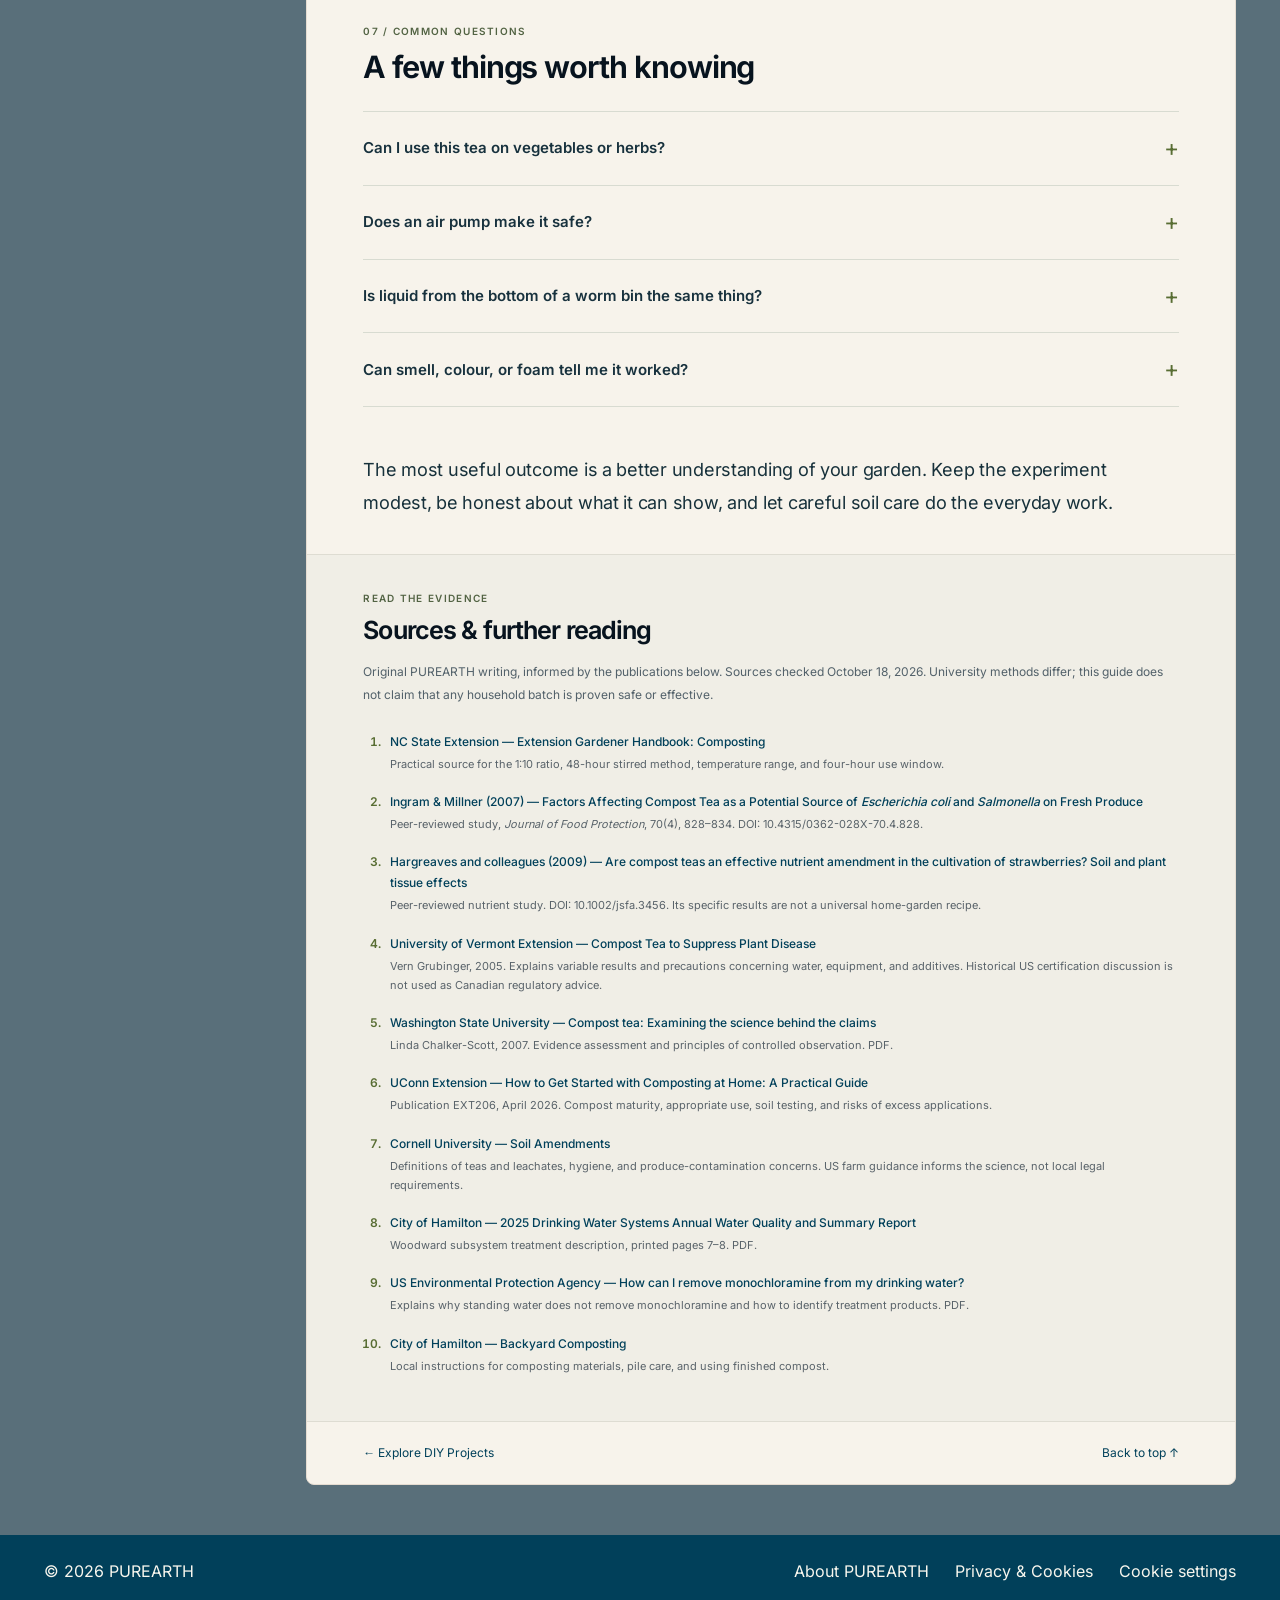
<file: make-your-own-compost-tea.html>
<!doctype html>
<html lang="en-CA">
<head>
  <meta charset="utf-8">
  <meta name="viewport" content="width=device-width, initial-scale=1">
  <meta name="theme-color" content="#01405a">
  <meta name="description" content="Explore a small-batch method, realistic nutrient expectations, and careful use on non-edible ornamental plants.">
  <title>Make Your Own Compost Tea | PUREARTH</title>
  <link rel="icon" href="assets/images/favicon.png" type="image/png">
  <link rel="preload" href="assets/fonts/inter-latin.woff2" as="font" type="font/woff2" crossorigin>
  <link rel="stylesheet" href="assets/styles.css">
  <link rel="stylesheet" href="assets/articles/article.css">
  <link rel="stylesheet" href="assets/privacy.css">
  <script src="assets/content.js" defer></script>
  <script src="assets/site.js" defer></script>
  <script src="assets/articles/article.js" defer></script>
  <script src="assets/privacy.js" defer></script>
  <noscript><style>.main-nav{display:flex!important;flex-wrap:wrap;flex-direction:row}.menu-toggle{display:none!important}</style></noscript>
</head>
<body data-page="diy" data-analytics-page="make-your-own-compost-tea.html">
<a class="skip-link" href="#main-content">Skip to content</a>
  <header class="site-header"><div class="header-inner">
    <a class="brand" href="index.html" aria-label="PUREARTH home"><img src="assets/images/purearth-logo.webp" alt="PUREARTH" width="900" height="268" fetchpriority="high"></a>
    <button class="menu-toggle" aria-expanded="false" aria-controls="main-nav" type="button"><svg viewBox="0 0 24 24" width="20" height="20" fill="none" aria-hidden="true"><path d="M4 6h16M4 12h16M4 18h16" stroke="currentColor" stroke-width="1.8" stroke-linecap="round"/></svg><span>Menu</span></button>
    <nav class="main-nav" id="main-nav" aria-label="Main navigation"><a href="diy-projects.html" aria-current="true">DIY Projects</a><a href="health-wellness.html">Health &amp; Wellness</a><a href="self-sufficiency.html">Self-Sufficiency</a><a href="sustainable-technology.html">Sustainable Technology</a></nav>
  </div></header>
<main id="main-content"><article aria-labelledby="article-title">
      <header class="article-hero">
        <div class="container article-container">
          <nav class="breadcrumbs" aria-label="Breadcrumb"><a href="index.html">Home</a><span aria-hidden="true">/</span><a href="diy-projects.html">DIY Projects</a><span aria-hidden="true">/</span><span aria-current="page">Compost tea</span></nav>
          <div class="article-hero-grid">
            <div class="article-hero-copy">
              <p class="eyebrow">DIY Projects <span aria-hidden="true">·</span> Soil &amp; garden</p>
              <h1 id="article-title">Make Your Own<br>Compost Tea</h1>
              <p class="article-deck">Learn what compost tea can offer, make a small stirred batch, and use it thoughtfully in a non-edible ornamental garden.</p>
              <p class="article-byline">By PUREARTH <span aria-hidden="true">·</span> <span id="reading-time">8 min read</span><br><span class="article-date">Updated <time datetime="2026-10-18">October 18, 2026</time></span></p>
              <div class="article-actions"><a class="jump-button" href="#method">Jump to the method <span aria-hidden="true">↓</span></a><button class="print-button" data-print type="button" hidden><svg width="17" height="17" viewBox="0 0 24 24" fill="none" aria-hidden="true"><path d="M7 8V3h10v5M7 17H4V9h16v8h-3M7 14h10v7H7z" stroke="currentColor" stroke-width="1.6" stroke-linejoin="round"/></svg>Print guide</button></div>
            </div>
            <figure class="hero-figure"><img src="assets/images/article-compost-tea-final.webp" srcset="assets/images/article-compost-tea-final-480.webp 480w, assets/images/article-compost-tea-final-800.webp 800w, assets/images/article-compost-tea-final.webp 1584w" sizes="(max-width: 620px) calc(100vw - 36px), (max-width: 1200px) calc((100vw - 92px) / 2), (max-width: 1688px) calc((100vw - 136px) / 2), 776px" alt="A bucket of compost tea with a mesh bag of finished compost, a watering can, gloves and garden plants." width="1584" height="993" fetchpriority="high" decoding="async"><figcaption>Finished compost and water, ready for a small garden batch. Illustrative image.</figcaption></figure>
          </div>
          <dl class="project-facts"><div><dt>Project</dt><dd>A small garden experiment</dd></div><div><dt>Brewing time</dt><dd>48 hours, with stirring</dd></div><div><dt>Where to use it</dt><dd>Soil around non-edible ornamentals</dd></div></dl>
        </div>
      </header>

      <div class="container article-container reading-layout">
        <aside class="article-sidebar" aria-label="Article navigation">
          <nav class="contents" aria-labelledby="contents-title"><h2 id="contents-title">In this guide</h2><ol><li><a href="#understand">Understand compost tea</a></li><li><a href="#before-you-start">Before you start</a></li><li><a href="#materials">Gather your materials</a></li><li><a href="#method">Make a small batch</a></li><li><a href="#using-it">Use it and observe</a></li><li><a href="#soil-first">The simpler option</a></li><li><a href="#questions">Common questions</a></li><li><a href="#sources">Sources &amp; further reading</a></li></ol></nav>
          <div class="sidebar-note"><span class="note-label">Grow your understanding</span><p>Useful gardening starts with knowing what your soil needs—not with adding more.</p></div>
        </aside>

        <div class="article-paper">
          <div class="article-prose" data-reading-body>
            <div class="article-opening"><p>Turning garden materials into something useful is part of the appeal of composting. Compost tea takes that idea into a bucket: finished compost is steeped in water, and the liquid is used in the garden.</p><p>It can carry dissolved nutrients, but its composition is unpredictable. A homemade batch is best approached as an experiment, rather than a dependable substitute for a fertiliser programme or a soil test. <a class="citation" href="#source-3" aria-label="Source 3: nutrient study">[3]</a><a class="citation" href="#source-5" aria-label="Source 5: evidence review">[5]</a></p></div>

            <section id="understand" aria-labelledby="understand-heading"><p class="section-kicker">01 / Understand the process</p><h2 id="understand-heading">What is compost tea?</h2><p>Gardeners use the name for several water-based compost preparations. Some are stirred occasionally; others are continuously aerated with a pump. Those methods create different conditions for microorganisms, so results from one preparation cannot simply be assumed for another. <a class="citation" href="#source-4" aria-label="Source 4">[4]</a></p><p>This guide follows a stirred, 48-hour extraction method. It is <strong>not an actively aerated brewing system</strong>. It is also different from <strong>leachate</strong>—the drainage from a compost heap or worm bin, which may have passed through unfinished material. Do not substitute that drainage for the ingredients below. <a class="citation" href="#source-1" aria-label="Source 1">[1]</a><a class="citation" href="#source-7" aria-label="Source 7">[7]</a></p>
              <div class="evidence-card"><h3>What the evidence supports</h3><ul><li><strong>Nutrient content varies.</strong> A strawberry study found that the teas supplied many nutrients, but solid compost and fertiliser supplied more potassium. That finding does not establish a reliable nutrient recipe for a household batch. <a class="citation" href="#source-3" aria-label="Source 3">[3]</a></li><li><strong>Disease control is inconsistent.</strong> Published extension reviews describe variable results. Do not use this project as a treatment for an unidentified plant disease. <a class="citation" href="#source-4" aria-label="Source 4">[4]</a><a class="citation" href="#source-5" aria-label="Source 5">[5]</a></li><li><strong>More microbial growth is not automatically better.</strong> In controlled research, nutrient supplements supported growth of <em>E. coli</em> and <em>Salmonella</em> in both aerated and non-aerated tea. <a class="citation" href="#source-2" aria-label="Source 2">[2]</a></li></ul></div>
            </section>

            <section id="before-you-start" aria-labelledby="before-heading"><p class="section-kicker">02 / Choose an appropriate use</p><h2 id="before-heading">Before you start</h2><p>PUREARTH takes a conservative approach for a home project: <strong>use this preparation only on soil around non-edible ornamental plants</strong>. Keep it away from vegetables, herbs, fruit, edible flowers, and any plant parts you plan to eat. This restriction is an editorial precaution based on the contamination concerns in the sources—not a claim that the recipe has been safety-tested. <a class="citation" href="#source-2" aria-label="Source 2">[2]</a><a class="citation" href="#source-4" aria-label="Source 4">[4]</a></p>
              <div class="care-note"><h3>Brewing does not sanitise compost</h3><p>Start with mature compost from a source that can explain how it was produced and handled. A dark colour or earthy smell does not prove that harmful microorganisms are absent. Use clean equipment and potable water; leave out raw manure, pet waste, molasses, sugar, and other brewing supplements. <a class="citation" href="#source-2" aria-label="Source 2">[2]</a><a class="citation" href="#source-4" aria-label="Source 4">[4]</a><a class="citation" href="#source-7" aria-label="Source 7">[7]</a></p></div>
              <p>If the compost’s history is uncertain, skip the liquid experiment. Improving your composting process or choosing an appropriate, clearly labelled soil amendment is a more useful next step.</p>
            </section>

            <section id="materials" aria-labelledby="materials-heading"><p class="section-kicker">03 / Keep the setup simple</p><h2 id="materials-heading">Gather your materials</h2><p>For one small batch, set aside:</p><ul class="material-list"><li><strong>500 mL of mature compost</strong>, measured by volume. For this home project, choose a plant-based compost with a known production history.</li><li><strong>5 L of potable water</strong>, without chlorine or chloramine. See the Hamilton water note below.</li><li>A clean bucket of at least 10 L capacity, never used for pesticides or other hazardous chemicals.</li><li>A fine-mesh fabric bag, a support stick, a stirring tool, and a watering can.</li><li>Gardening gloves, a thermometer, and a note of the starting date and time.</li></ul><p class="method-credit">Method adapted from NC State Extension; hygiene follows University of Vermont guidance. <a class="citation" href="#source-1" aria-label="Source 1">[1]</a><a class="citation" href="#source-4" aria-label="Source 4">[4]</a></p>
              <aside class="local-note" aria-labelledby="hamilton-heading"><span class="note-label">A note for Hamilton gardeners</span><h3 id="hamilton-heading">Leaving tap water out is not enough</h3><p>Hamilton’s 2025 water report identifies monochloramine in the Woodward subsystem’s treatment process. EPA guidance explains that standing water at room temperature does not remove monochloramine. <a class="citation" href="#source-8" aria-label="Source 8">[8]</a><a class="citation" href="#source-9" aria-label="Source 9">[9]</a></p><p>If you need disinfectant-free water for this experiment, use a drinking-water treatment product rated for chloramine removal and follow its instructions. Do not replace potable water with untreated rain-barrel or pond water. If obtaining suitable water makes the project impractical, use finished compost directly instead. <a class="citation" href="#source-4" aria-label="Source 4">[4]</a><a class="citation" href="#source-9" aria-label="Source 9">[9]</a></p></aside>
            </section>

            <section id="method" aria-labelledby="method-heading"><p class="section-kicker">04 / The practical method</p><h2 id="method-heading">Make a small batch</h2><p>These steps describe extraction, not a proven way to manufacture a disease treatment or a pathogen-free fertiliser. The non-edible, soil-only limits above apply throughout.</p>
              <ol class="method-steps"><li><div><h3>Prepare the equipment</h3><p>Clean and sanitise the bucket, bag, stirring tool, and watering can. Follow the sanitising product’s directions, including any rinsing instructions. Wash your hands after handling compost. <a class="citation" href="#source-4" aria-label="Source 4">[4]</a></p></div></li><li><div><h3>Measure and suspend</h3><p>Add 5 L water to the bucket. Put 500 mL compost in the mesh bag, submerge it, and secure it to a stick across the top.</p></div></li><li><div><h3>Choose a sheltered position</h3><p>Keep the bucket out of direct sun at 16–27°C. Exclude debris and keep children and pets away. Record the starting time.</p></div></li><li><div><h3>Stir over 48 hours</h3><p>Stir the liquid 12 times over the next 48 hours. Do not add sugar, molasses, or other supplements. If you cannot maintain the conditions, choose direct compost use instead.</p></div></li><li><div><h3>Remove the compost bag</h3><p>At 48 hours, lift out the bag and transfer the liquid to the clean watering can. Do not taste it or use a spray bottle.</p></div></li><li><div><h3>Use promptly, then clean up</h3><p>Use immediately, and within four hours of finishing. Do not bottle it for later. Clean the equipment and wash your hands.</p></div></li></ol>
              <p class="method-credit">Follow the home-use restrictions above. This adaptation is not a validated safety protocol. <a class="citation" href="#source-1" aria-label="Source 1">[1]</a></p>
            </section>

            <section id="using-it" aria-labelledby="using-heading"><p class="section-kicker">05 / Apply thoughtfully</p><h2 id="using-heading">Use it on the soil. Keep expectations realistic.</h2><p>Apply gently to soil around a small area of non-edible ornamental plants, without splashing foliage or creating runoff. Treat it as part of the watering the plants actually need, rather than adding liquid to already saturated soil. Do not pour it onto paths or into storm drains.</p><p>There is no measured N–P–K analysis for your bucket, so a fixed “feed every week” instruction would imply more certainty than the preparation allows. Do not use it to correct a suspected deficiency without checking the soil and the plant’s requirements. <a class="citation" href="#source-3" aria-label="Source 3">[3]</a><a class="citation" href="#source-6" aria-label="Source 6">[6]</a></p>
              <div class="observe-note"><h3>Make it a learning exercise</h3><p>Keep a similar group of ornamentals on their usual care and water alone. Record what you applied, the weather, and visible changes. Keep other care as consistent as practical. A greener plant after watering is an observation—not proof that compost tea caused the improvement. <a class="citation" href="#source-5" aria-label="Source 5">[5]</a></p></div>
            </section>

            <section id="soil-first" aria-labelledby="soil-heading"><p class="section-kicker">06 / Build the foundation</p><h2 id="soil-heading">Often, finished compost is the better project</h2><p>Using mature compost directly retains the solid organic matter that helps improve soil structure and water management. Use a suitable amount as a soil amendment or surface dressing, guided by your soil conditions and test results. Growing in pure compost, or repeatedly adding large quantities, can create nutrient or salt problems. <a class="citation" href="#source-6" aria-label="Source 6">[6]</a></p><p>For a Hamilton starting point, the City’s <a href="https://www.hamilton.ca/home-neighbourhood/garbage-recycling/green-bin-composting/backyard-composting">backyard composting guide</a> explains how to manage a pile and use the finished material. Building a simple composting routine may do more for your garden than adding a brewing routine. <a class="citation" href="#source-10" aria-label="Source 10">[10]</a></p>
            </section>

            <section id="questions" aria-labelledby="questions-heading"><p class="section-kicker">07 / Common questions</p><h2 id="questions-heading">A few things worth knowing</h2><div class="faq-list"><details><summary>Can I use this tea on vegetables or herbs?</summary><p>Not under this home-project guide. Its deliberately conservative scope is soil around non-edible ornamentals. Moving the liquid to the soil does not, by itself, establish that an edible crop is protected from contamination. <a class="citation" href="#source-2" aria-label="Source 2">[2]</a><a class="citation" href="#source-7" aria-label="Source 7">[7]</a></p></details><details><summary>Does an air pump make it safe?</summary><p>No. Aeration changes the oxygen conditions; it is not a sanitising treatment. Research documented growth of human pathogens in aerated tea when nutrient supplements were included. <a class="citation" href="#source-2" aria-label="Source 2">[2]</a></p></details><details><summary>Is liquid from the bottom of a worm bin the same thing?</summary><p>No. That is leachate, not the deliberately prepared extraction described here. Do not use it as an ingredient or a substitute for this batch. <a class="citation" href="#source-7" aria-label="Source 7">[7]</a></p></details><details><summary>Can smell, colour, or foam tell me it worked?</summary><p>They do not measure nutrient balance or establish the absence of harmful microorganisms. Do not interpret a dark colour, a pleasant smell, or visible bubbles as a successful safety test. <a class="citation" href="#source-2" aria-label="Source 2">[2]</a><a class="citation" href="#source-3" aria-label="Source 3">[3]</a></p></details></div></section>

            <p class="article-closing">The most useful outcome is a better understanding of your garden. Keep the experiment modest, be honest about what it can show, and let careful soil care do the everyday work.</p>
          </div>

          <section class="article-sources" id="sources" aria-labelledby="sources-heading"><p class="section-kicker">Read the evidence</p><h2 id="sources-heading">Sources &amp; further reading</h2><p class="sources-intro">Original PUREARTH writing, informed by the publications below. Sources checked October 18, 2026. University methods differ; this guide does not claim that any household batch is proven safe or effective.</p>
            <ol class="source-list">
              <li id="source-1"><a href="https://content.ces.ncsu.edu/extension-gardener-handbook/2-composting">NC State Extension — Extension Gardener Handbook: Composting</a><span>Practical source for the 1:10 ratio, 48-hour stirred method, temperature range, and four-hour use window.</span></li>
              <li id="source-2"><a href="https://www.sciencedirect.com/science/article/pii/S0362028X22061051">Ingram &amp; Millner (2007) — Factors Affecting Compost Tea as a Potential Source of <em>Escherichia coli</em> and <em>Salmonella</em> on Fresh Produce</a><span>Peer-reviewed study, <em>Journal of Food Protection</em>, 70(4), 828–834. DOI: 10.4315/0362-028X-70.4.828.</span></li>
              <li id="source-3"><a href="https://scijournals.onlinelibrary.wiley.com/doi/10.1002/jsfa.3456">Hargreaves and colleagues (2009) — Are compost teas an effective nutrient amendment in the cultivation of strawberries? Soil and plant tissue effects</a><span>Peer-reviewed nutrient study. DOI: 10.1002/jsfa.3456. Its specific results are not a universal home-garden recipe.</span></li>
              <li id="source-4"><a href="https://www.uvm.edu/vtvegandberry/factsheets/composttea.html">University of Vermont Extension — Compost Tea to Suppress Plant Disease</a><span>Vern Grubinger, 2005. Explains variable results and precautions concerning water, equipment, and additives. Historical US certification discussion is not used as Canadian regulatory advice.</span></li>
              <li id="source-5"><a href="https://s3.wp.wsu.edu/uploads/sites/403/2015/03/compost-tea-4.pdf">Washington State University — Compost tea: Examining the science behind the claims</a><span>Linda Chalker-Scott, 2007. Evidence assessment and principles of controlled observation. PDF.</span></li>
              <li id="source-6"><a href="https://extension.uconn.edu/publication/composting-at-home-guide/">UConn Extension — How to Get Started with Composting at Home: A Practical Guide</a><span>Publication EXT206, April 2026. Compost maturity, appropriate use, soil testing, and risks of excess applications.</span></li>
              <li id="source-7"><a href="https://cals.cornell.edu/national-good-agricultural-practices-program/resources/educational-materials/decision-trees/soil-amendments">Cornell University — Soil Amendments</a><span>Definitions of teas and leachates, hygiene, and produce-contamination concerns. US farm guidance informs the science, not local legal requirements.</span></li>
              <li id="source-8"><a href="https://www.hamilton.ca/sites/default/files/2026-02/waterdistribution-drinking-water-systems-annual-water-quality-report-2025.pdf">City of Hamilton — 2025 Drinking Water Systems Annual Water Quality and Summary Report</a><span>Woodward subsystem treatment description, printed pages 7–8. PDF.</span></li>
              <li id="source-9"><a href="https://www.epa.gov/sites/default/files/2015-09/documents/how_can_i_remove_monochloramine_from_my_drinking_water.pdf">US Environmental Protection Agency — How can I remove monochloramine from my drinking water?</a><span>Explains why standing water does not remove monochloramine and how to identify treatment products. PDF.</span></li>
              <li id="source-10"><a href="https://www.hamilton.ca/home-neighbourhood/garbage-recycling/green-bin-composting/backyard-composting">City of Hamilton — Backyard Composting</a><span>Local instructions for composting materials, pile care, and using finished compost.</span></li>
            </ol>
          </section>
          <div class="article-end"><a href="diy-projects.html">← Explore DIY Projects</a><a href="#article-title">Back to top ↑</a></div>
        </div>
      </div>
    </article>
</main>
<footer class="site-footer"><div class="container footer-inner"><p>© 2026 PUREARTH</p><nav aria-label="Footer"><a href="about.html">About PUREARTH</a><a href="privacy.html">Privacy &amp; Cookies</a><a href="privacy.html#choices" data-cookie-settings>Cookie settings</a></nav></div></footer>
<section class="privacy-banner" id="privacy-banner" aria-labelledby="privacy-banner-title" hidden><div class="privacy-banner-copy"><h2 id="privacy-banner-title">Your privacy choices</h2><p>With your permission, PUREARTH uses Google Analytics cookies to understand which articles people read and how they use our website. Analytics is optional. You can accept or reject it and change your choice anytime through Cookie settings. Our articles and contact form remain available either way.</p></div><div class="privacy-actions"><button class="privacy-button" type="button" data-consent="granted">Accept analytics</button><button class="privacy-button" type="button" data-consent="denied">Reject analytics</button><a href="privacy.html">Privacy &amp; Cookies</a><button class="privacy-later" id="privacy-later" type="button">Decide later</button></div></section>
<dialog class="privacy-dialog" id="privacy-dialog" aria-labelledby="privacy-dialog-title" aria-describedby="privacy-dialog-description"><h2 id="privacy-dialog-title">Your privacy choices</h2><p id="privacy-dialog-description">Analytics is optional and off until you accept. Essential browser storage remembers your choice. You can browse our articles and use the contact form with analytics off.</p><p class="privacy-choice-status" data-consent-status></p><div class="privacy-actions"><button class="privacy-button" type="button" data-consent="granted">Accept analytics</button><button class="privacy-button" type="button" data-consent="denied">Reject analytics</button></div><div class="privacy-dialog-links"><a href="privacy.html">Read Privacy &amp; Cookies</a><button class="privacy-later" id="privacy-close" type="button">Close settings</button></div></dialog>
<p class="sr-only" id="privacy-announcement" role="status" aria-live="polite"></p>
</body>
</html>
</file>
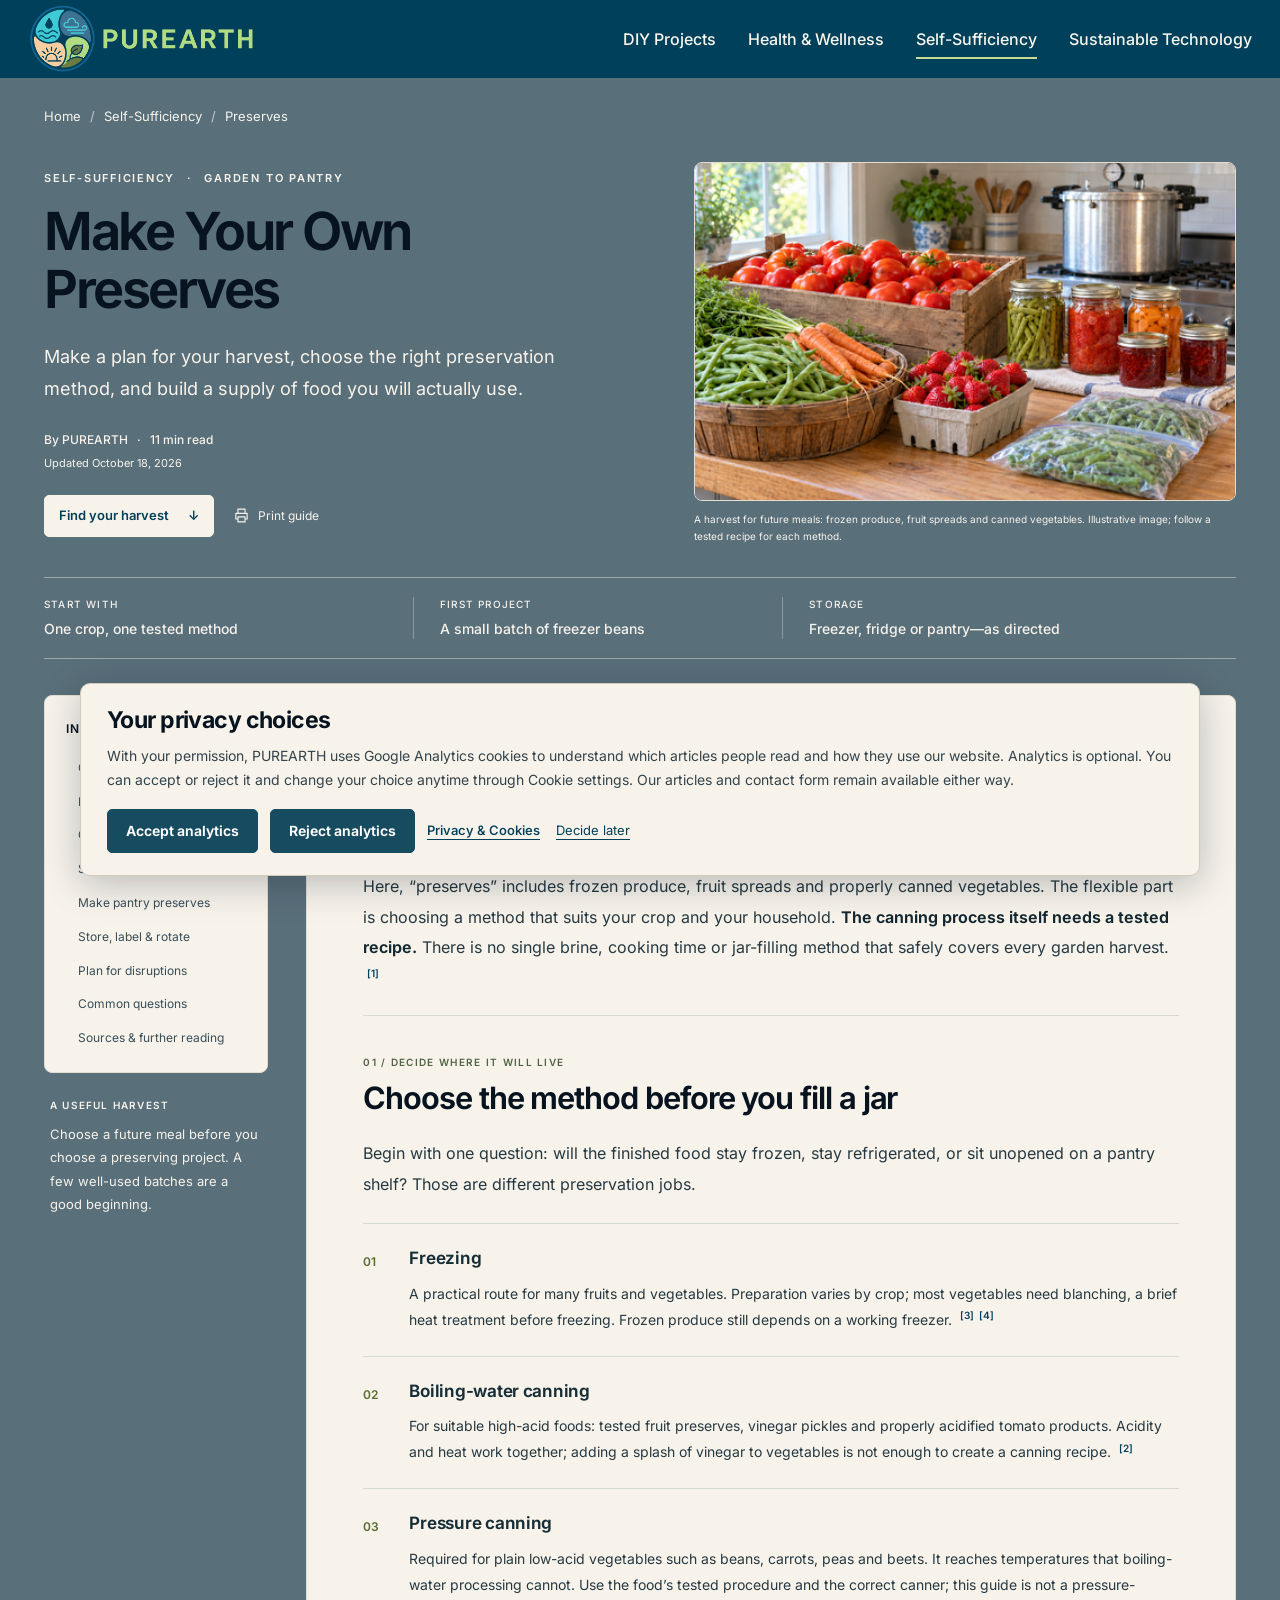
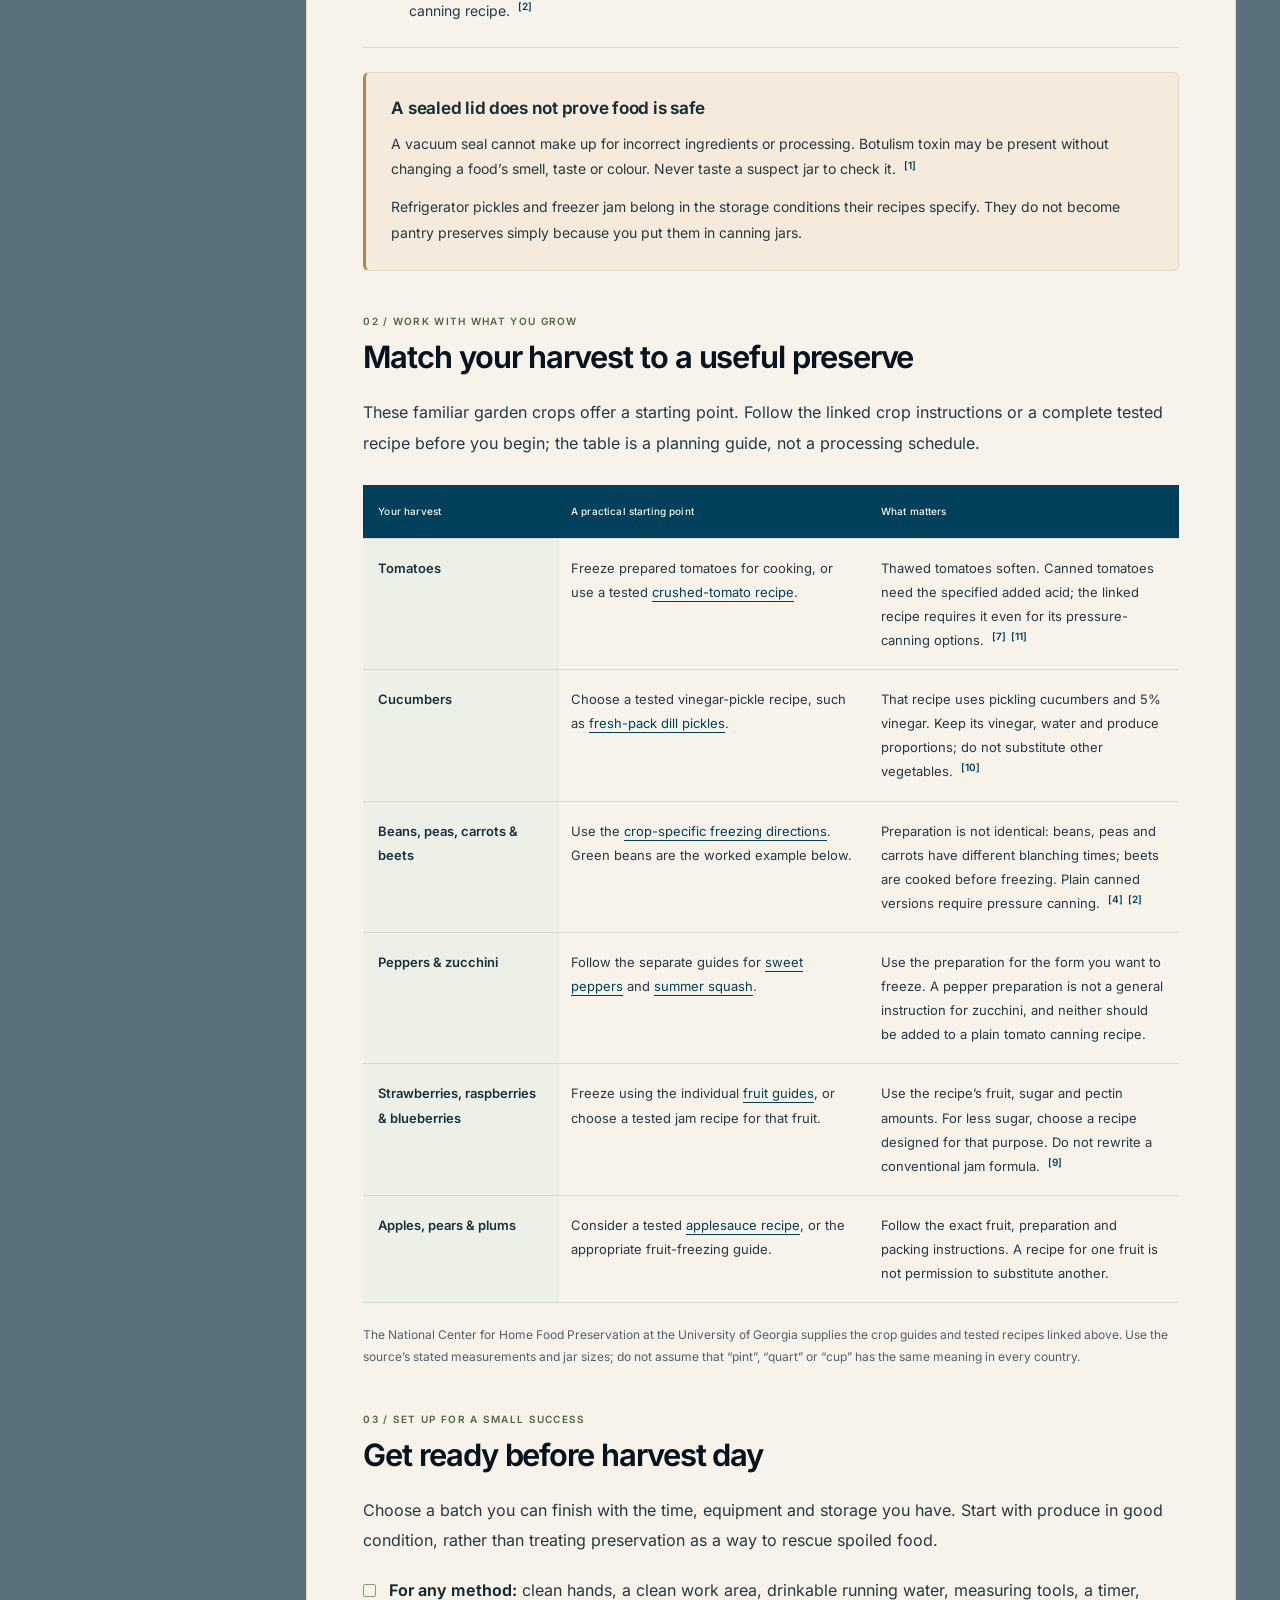
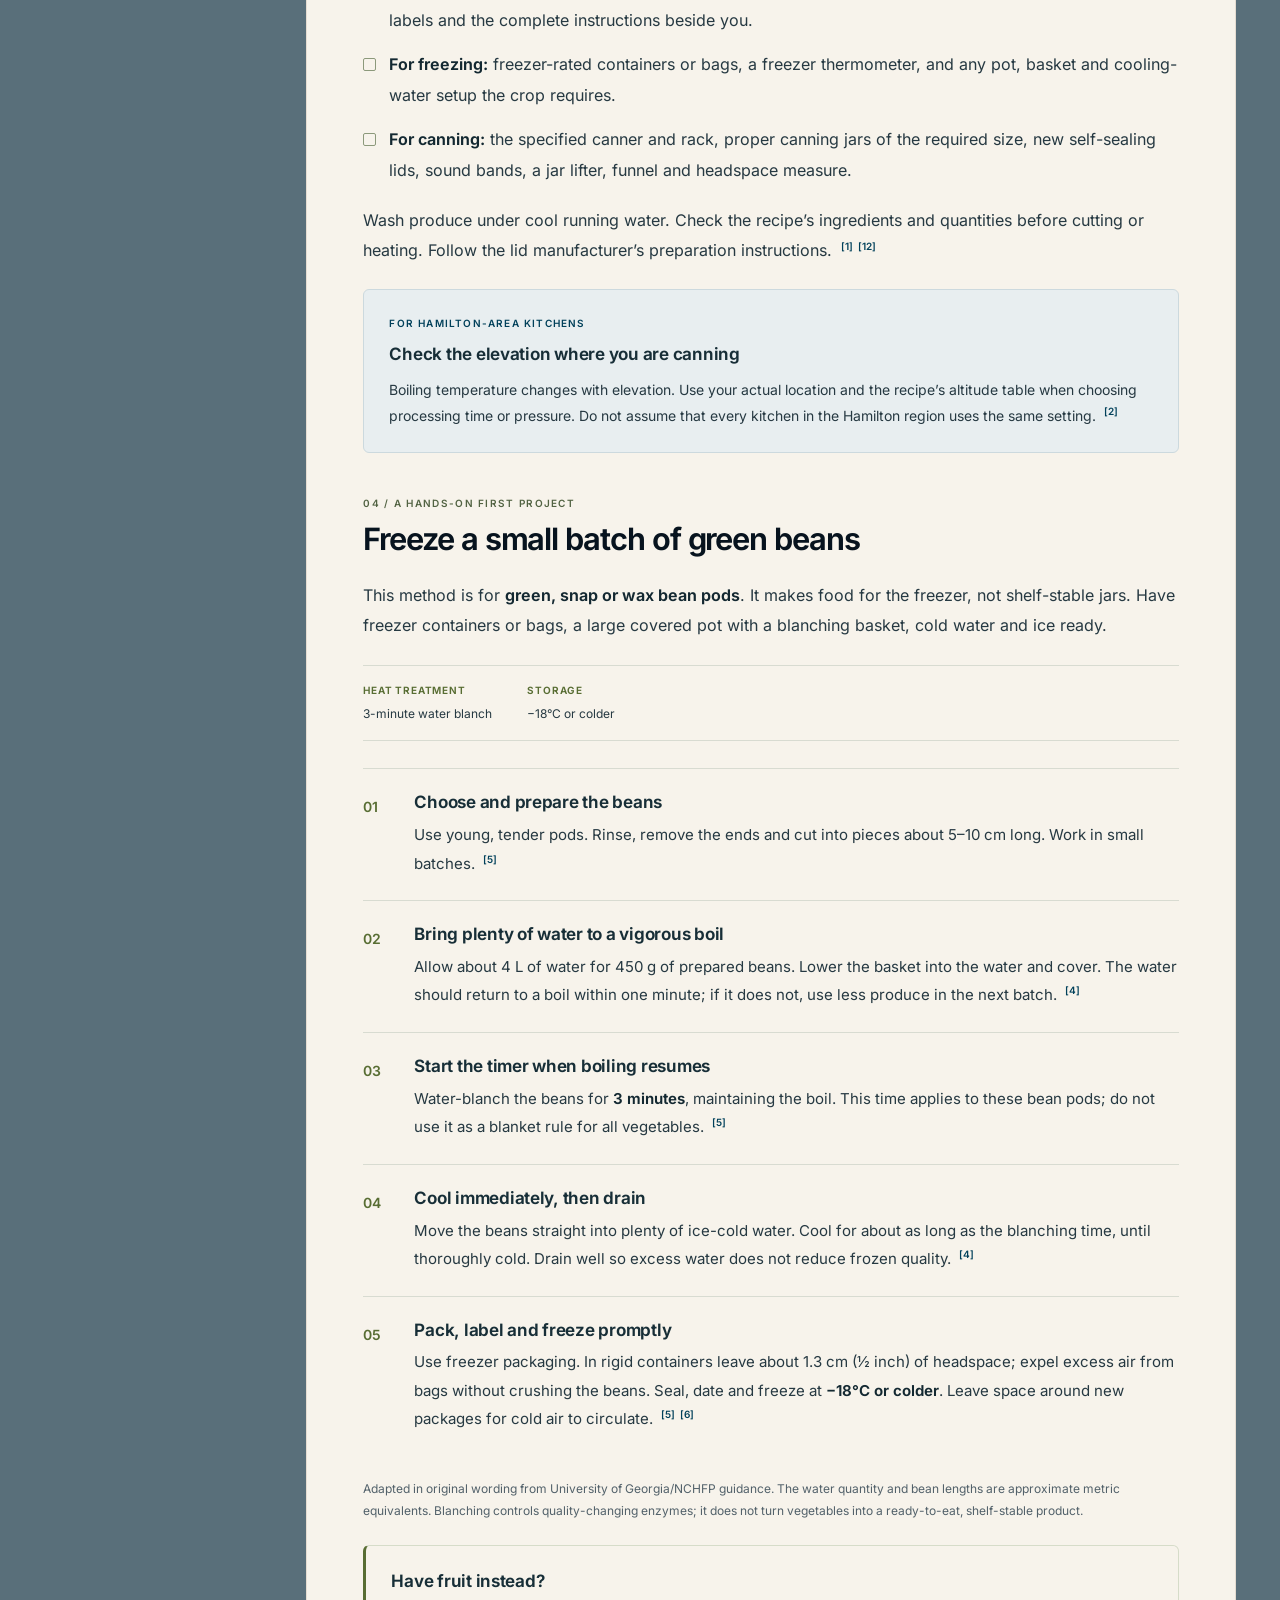
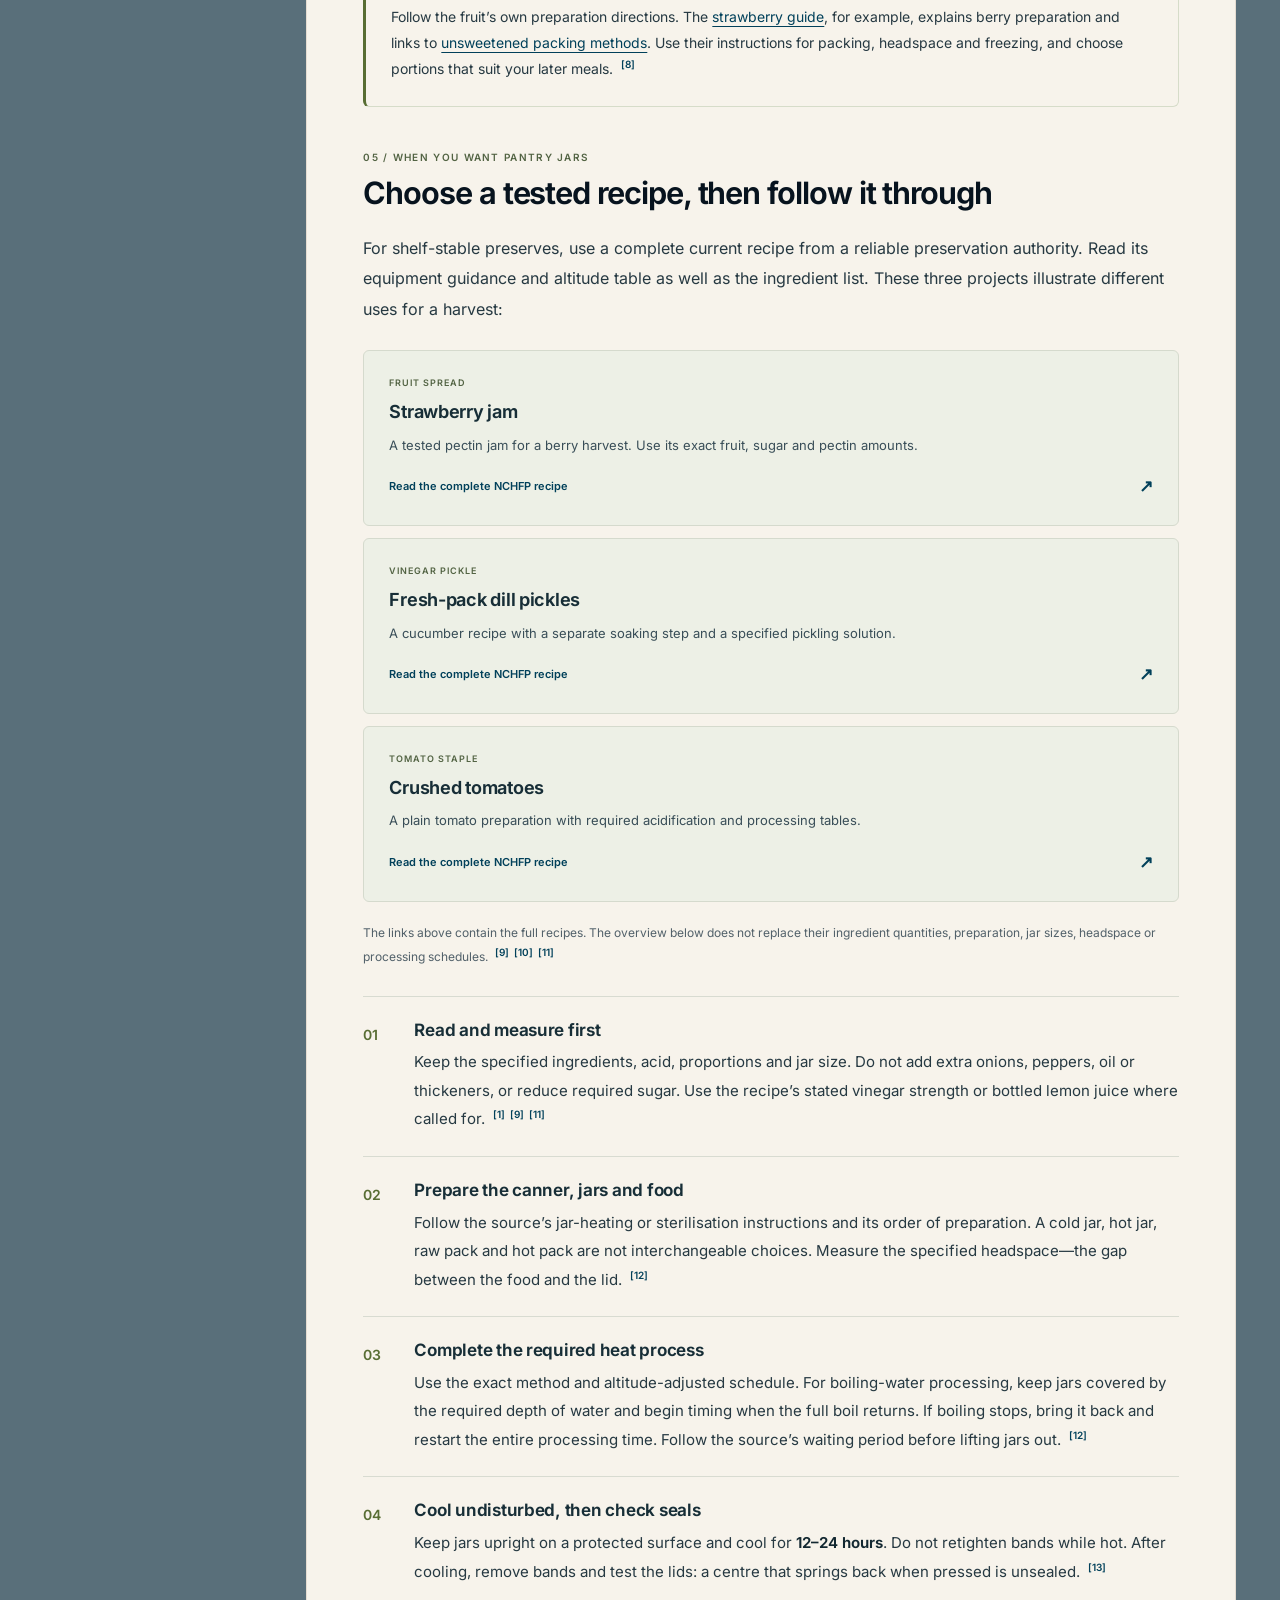
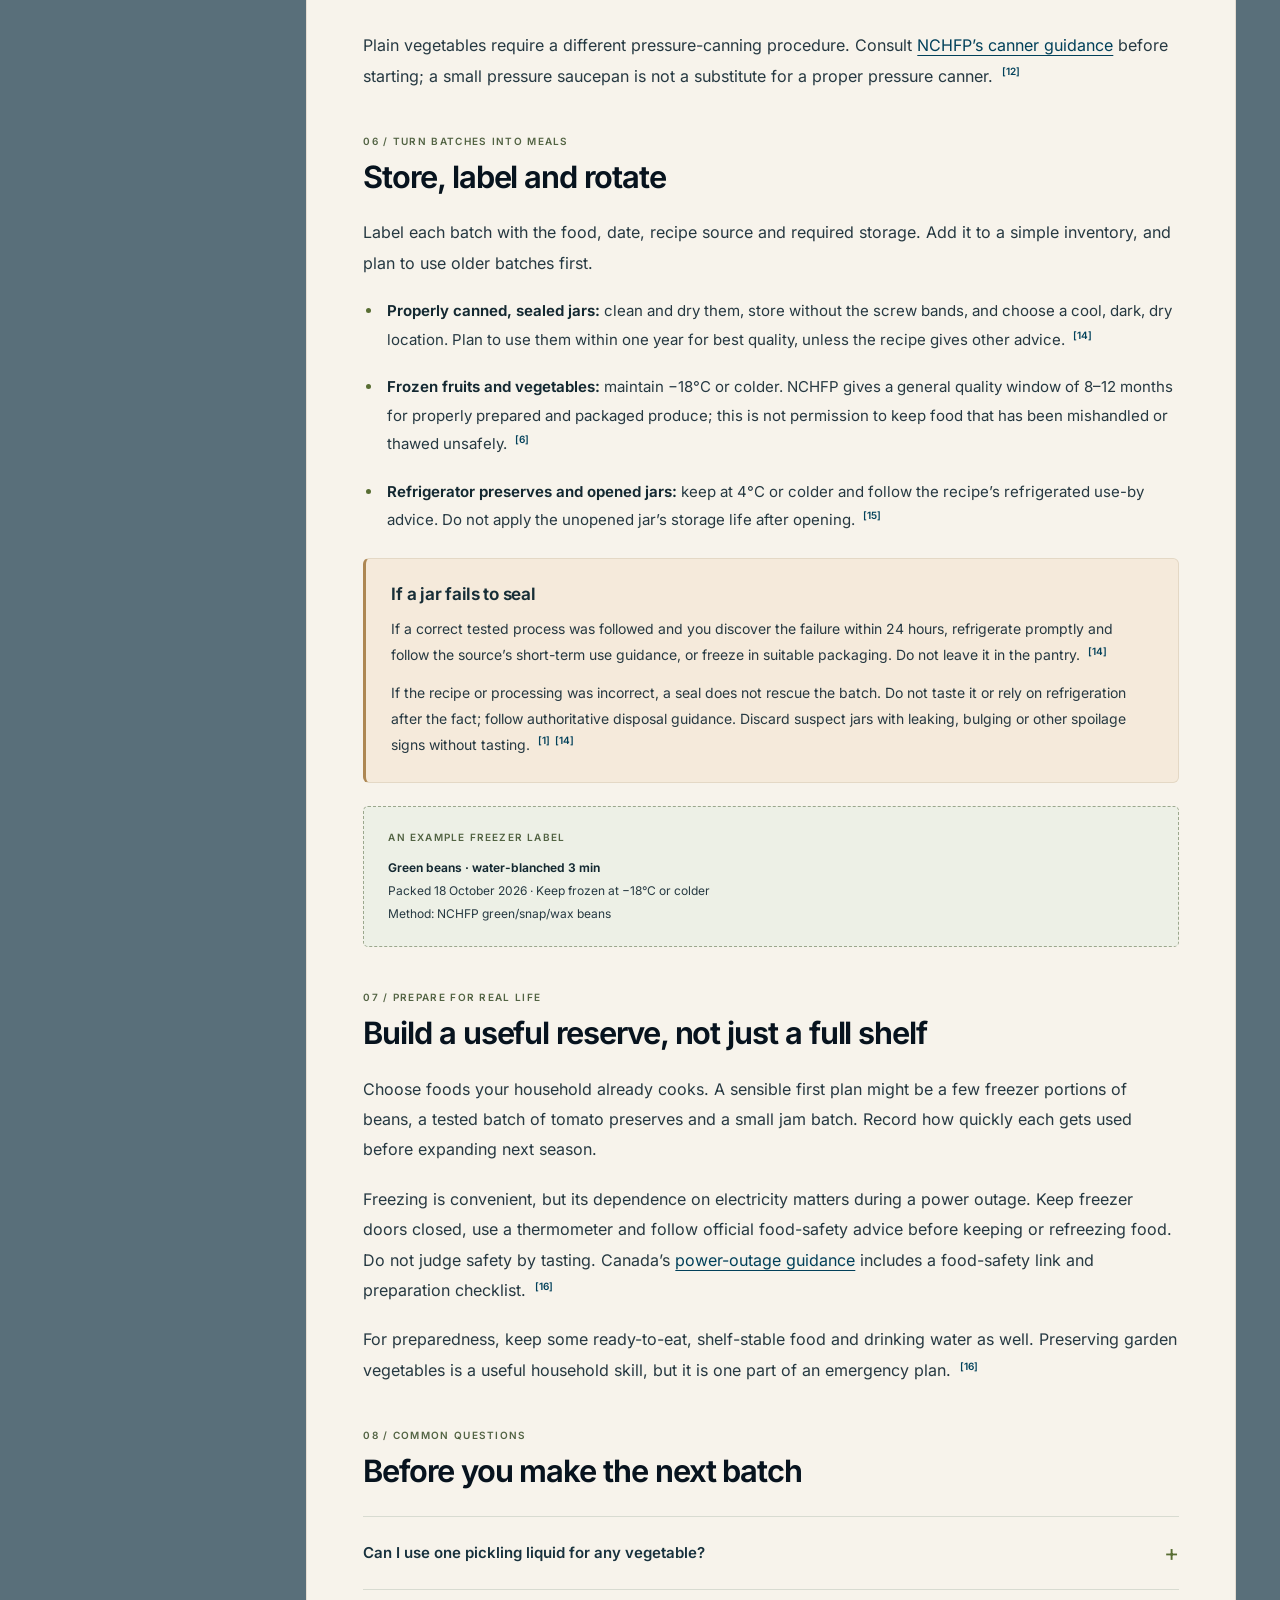
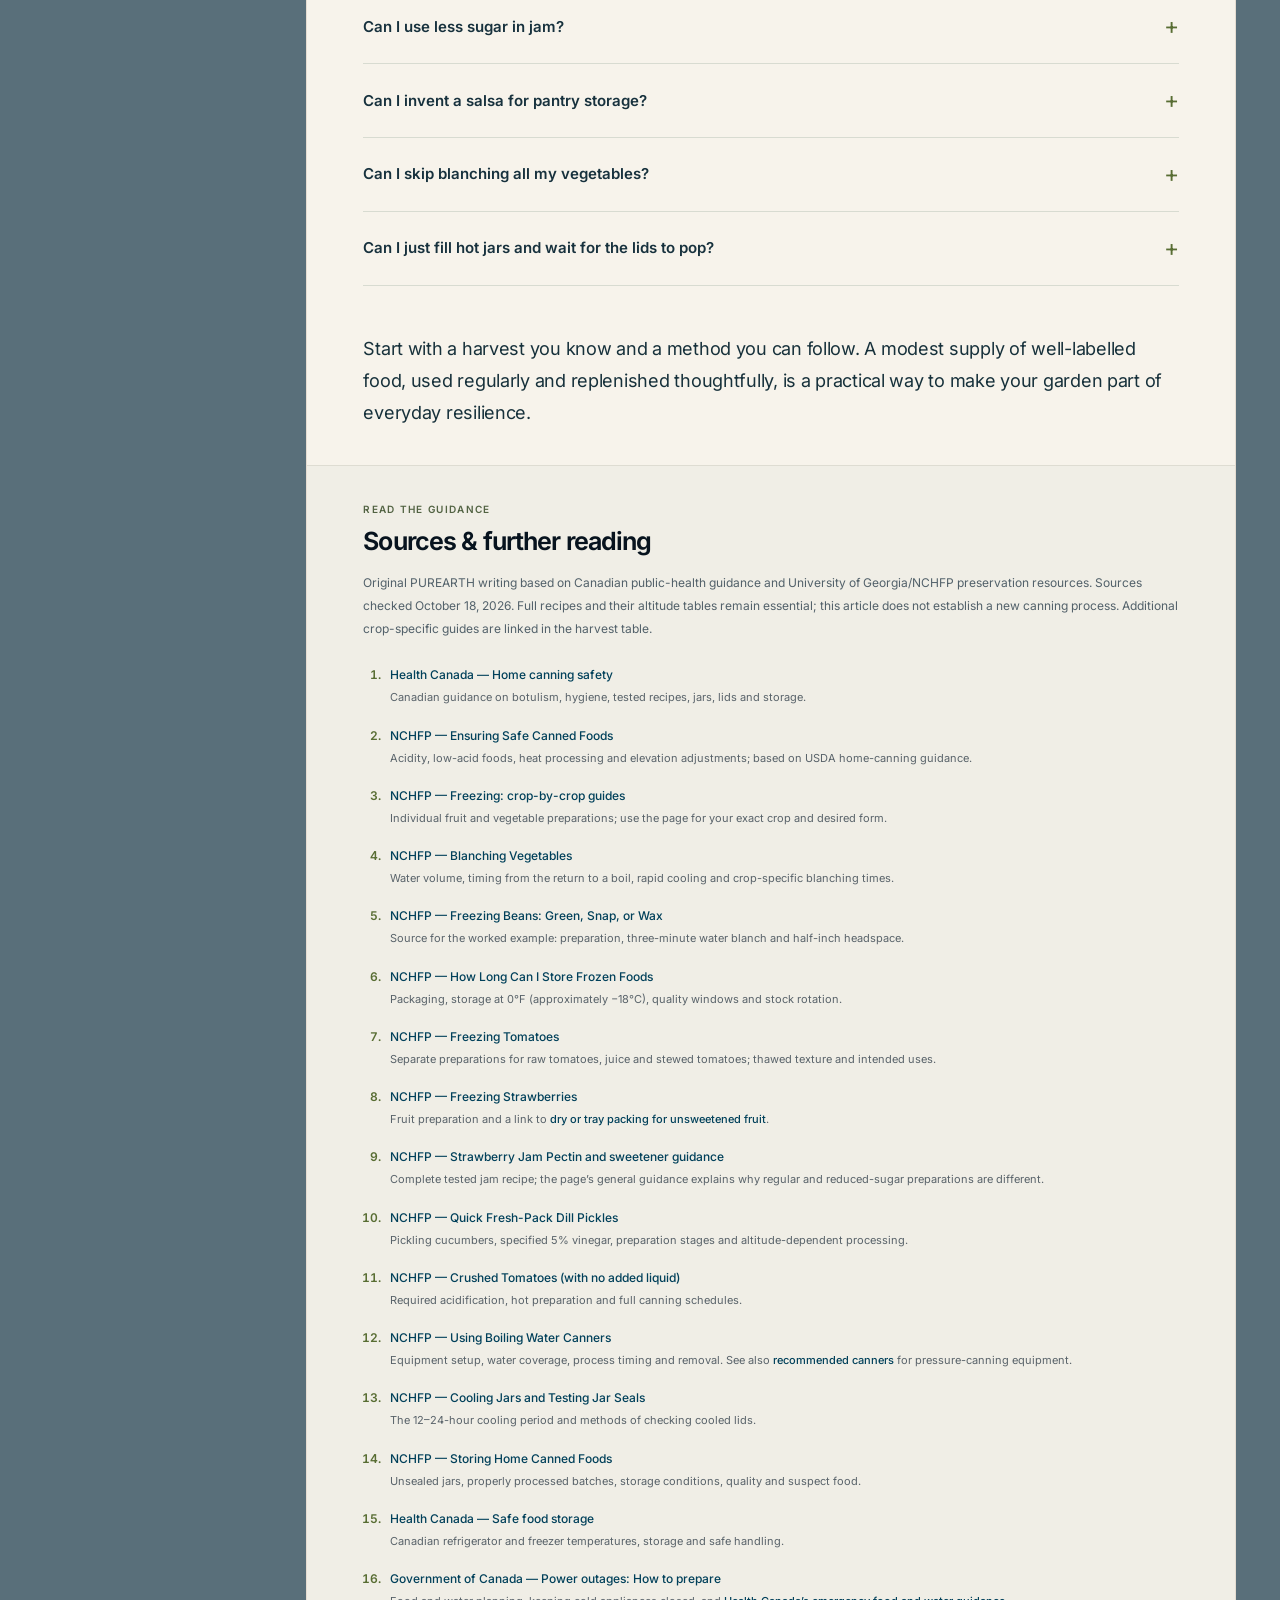
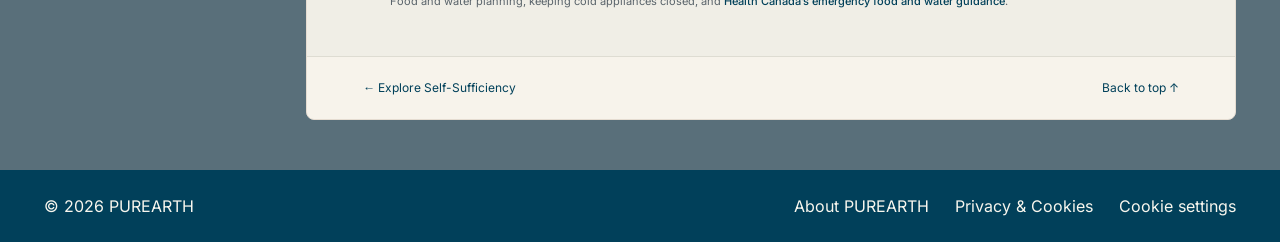
<file: make-your-own-preserves.html>
<!doctype html>
<html lang="en-CA">
<head>
  <meta charset="utf-8">
  <meta name="viewport" content="width=device-width, initial-scale=1">
  <meta name="theme-color" content="#01405a">
  <meta name="description" content="Make the most of a garden harvest with freezing, tested jams and pickles, safe canning, and thoughtful storage.">
  <title>Make Your Own Preserves | PUREARTH</title>
  <link rel="icon" href="assets/images/favicon.png" type="image/png">
  <link rel="preload" href="assets/fonts/inter-latin.woff2" as="font" type="font/woff2" crossorigin>
  <link rel="stylesheet" href="assets/styles.css">
  <link rel="stylesheet" href="assets/articles/article.css">
  <link rel="stylesheet" href="assets/articles/preserves.css">
  <link rel="stylesheet" href="assets/privacy.css">
  <script src="assets/content.js" defer></script>
  <script src="assets/site.js" defer></script>
  <script src="assets/articles/article.js" defer></script>
  <script src="assets/privacy.js" defer></script>
  <noscript><style>.main-nav{display:flex!important;flex-wrap:wrap;flex-direction:row}.menu-toggle{display:none!important}</style></noscript>
</head>
<body data-page="self" data-analytics-page="make-your-own-preserves.html">
<a class="skip-link" href="#main-content">Skip to content</a>
  <header class="site-header"><div class="header-inner">
    <a class="brand" href="index.html" aria-label="PUREARTH home"><img src="assets/images/purearth-logo.webp" alt="PUREARTH" width="900" height="268" fetchpriority="high"></a>
    <button class="menu-toggle" aria-expanded="false" aria-controls="main-nav" type="button"><svg viewBox="0 0 24 24" width="20" height="20" fill="none" aria-hidden="true"><path d="M4 6h16M4 12h16M4 18h16" stroke="currentColor" stroke-width="1.8" stroke-linecap="round"/></svg><span>Menu</span></button>
    <nav class="main-nav" id="main-nav" aria-label="Main navigation"><a href="diy-projects.html">DIY Projects</a><a href="health-wellness.html">Health &amp; Wellness</a><a href="self-sufficiency.html" aria-current="true">Self-Sufficiency</a><a href="sustainable-technology.html">Sustainable Technology</a></nav>
  </div></header>
<main id="main-content"><article aria-labelledby="article-title">
      <header class="article-hero">
        <div class="container article-container">
          <nav class="breadcrumbs" aria-label="Breadcrumb"><a href="index.html">Home</a><span aria-hidden="true">/</span><a href="self-sufficiency.html">Self-Sufficiency</a><span aria-hidden="true">/</span><span aria-current="page">Preserves</span></nav>
          <div class="article-hero-grid">
            <div class="article-hero-copy">
              <p class="eyebrow">Self-Sufficiency <span aria-hidden="true">·</span> Garden to pantry</p>
              <h1 id="article-title">Make Your Own <span class="title-line">Preserves</span></h1>
              <p class="article-deck">Make a plan for your harvest, choose the right preservation method, and build a supply of food you will actually use.</p>
              <p class="article-byline">By PUREARTH <span aria-hidden="true">·</span> <span id="reading-time">11 min read</span><br><span class="article-date">Updated <time datetime="2026-10-18">October 18, 2026</time></span></p>
              <div class="article-actions"><a class="jump-button" href="#harvest-guide">Find your harvest <span aria-hidden="true">↓</span></a><button class="print-button" data-print type="button" hidden><svg width="17" height="17" viewBox="0 0 24 24" fill="none" aria-hidden="true"><path d="M7 8V3h10v5M7 17H4V9h16v8h-3M7 14h10v7H7z" stroke="currentColor" stroke-width="1.6" stroke-linejoin="round"/></svg>Print guide</button></div>
            </div>
            <figure class="hero-figure"><img src="assets/images/article-preserves-final.webp" srcset="assets/images/article-preserves-final-480.webp 480w, assets/images/article-preserves-final-800.webp 800w, assets/images/article-preserves-final.webp 1586w" sizes="(max-width: 620px) calc(100vw - 36px), (max-width: 1200px) calc((100vw - 92px) / 2), (max-width: 1688px) calc((100vw - 136px) / 2), 776px" alt="A generous harvest of tomatoes, beans, carrots and strawberries alongside preserved vegetables, fruit spreads, frozen beans and a pressure canner." width="1586" height="992" fetchpriority="high" decoding="async"><figcaption>A harvest for future meals: frozen produce, fruit spreads and canned vegetables. Illustrative image; follow a tested recipe for each method.</figcaption></figure>
          </div>
          <dl class="project-facts"><div><dt>Start with</dt><dd>One crop, one tested method</dd></div><div><dt>First project</dt><dd>A small batch of freezer beans</dd></div><div><dt>Storage</dt><dd>Freezer, fridge or pantry—as directed</dd></div></dl>
        </div>
      </header>

      <div class="container article-container reading-layout">
        <aside class="article-sidebar" aria-label="Article navigation">
          <nav class="contents" aria-labelledby="contents-title"><h2 id="contents-title">In this guide</h2><ol>
            <li><a href="#choose-a-method">Choose your method</a></li>
            <li><a href="#harvest-guide">Match your harvest</a></li>
            <li><a href="#before-you-start">Get ready to preserve</a></li>
            <li><a href="#freezer-project">Start with freezer beans</a></li>
            <li><a href="#pantry-project">Make pantry preserves</a></li>
            <li><a href="#store-and-use">Store, label &amp; rotate</a></li>
            <li><a href="#preparedness">Plan for disruptions</a></li>
            <li><a href="#questions">Common questions</a></li>
            <li><a href="#sources">Sources &amp; further reading</a></li>
          </ol></nav>
          <div class="sidebar-note"><span class="note-label">A useful harvest</span><p>Choose a future meal before you choose a preserving project. A few well-used batches are a good beginning.</p></div>
        </aside>

        <div class="article-paper">
          <div class="article-prose" data-reading-body>
            <div class="article-opening"><p>A generous harvest can arrive faster than a household can eat it. Preserving gives those tomatoes, beans and berries a place in future meals—and gives you a reason to plan beyond the next picking.</p><p>Here, “preserves” includes frozen produce, fruit spreads and properly canned vegetables. The flexible part is choosing a method that suits your crop and your household. <strong>The canning process itself needs a tested recipe.</strong> There is no single brine, cooking time or jar-filling method that safely covers every garden harvest. <a class="citation" href="#source-1" aria-label="Source 1: Health Canada home canning guidance">[1]</a></p></div>

            <section id="choose-a-method" aria-labelledby="method-heading">
              <p class="section-kicker">01 / Decide where it will live</p><h2 id="method-heading">Choose the method before you fill a jar</h2>
              <p>Begin with one question: will the finished food stay frozen, stay refrigerated, or sit unopened on a pantry shelf? Those are different preservation jobs.</p>
              <div class="method-options">
                <div class="method-option"><span class="method-number" aria-hidden="true">01</span><div><h3>Freezing</h3><p>A practical route for many fruits and vegetables. Preparation varies by crop; most vegetables need blanching, a brief heat treatment before freezing. Frozen produce still depends on a working freezer. <a class="citation" href="#source-3" aria-label="Source 3: crop-specific freezing guides">[3]</a><a class="citation" href="#source-4" aria-label="Source 4: blanching vegetables">[4]</a></p></div></div>
                <div class="method-option"><span class="method-number" aria-hidden="true">02</span><div><h3>Boiling-water canning</h3><p>For suitable high-acid foods: tested fruit preserves, vinegar pickles and properly acidified tomato products. Acidity and heat work together; adding a splash of vinegar to vegetables is not enough to create a canning recipe. <a class="citation" href="#source-2" aria-label="Source 2: acidity and safe canning">[2]</a></p></div></div>
                <div class="method-option"><span class="method-number" aria-hidden="true">03</span><div><h3>Pressure canning</h3><p>Required for plain low-acid vegetables such as beans, carrots, peas and beets. It reaches temperatures that boiling-water processing cannot. Use the food’s tested procedure and the correct canner; this guide is not a pressure-canning recipe. <a class="citation" href="#source-2" aria-label="Source 2">[2]</a></p></div></div>
              </div>
              <div class="care-note"><h3>A sealed lid does not prove food is safe</h3><p>A vacuum seal cannot make up for incorrect ingredients or processing. Botulism toxin may be present without changing a food’s smell, taste or colour. Never taste a suspect jar to check it. <a class="citation" href="#source-1" aria-label="Source 1">[1]</a></p><p>Refrigerator pickles and freezer jam belong in the storage conditions their recipes specify. They do not become pantry preserves simply because you put them in canning jars.</p></div>
            </section>

            <section id="harvest-guide" aria-labelledby="harvest-heading">
              <p class="section-kicker">02 / Work with what you grow</p><h2 id="harvest-heading">Match your harvest to a useful preserve</h2>
              <p>These familiar garden crops offer a starting point. Follow the linked crop instructions or a complete tested recipe before you begin; the table is a planning guide, not a processing schedule.</p>
              <div class="harvest-table-wrap"><table class="harvest-table"><caption class="sr-only">Preservation options for common home-garden fruits and vegetables</caption><thead><tr><th scope="col">Your harvest</th><th scope="col">A practical starting point</th><th scope="col">What matters</th></tr></thead><tbody>
                <tr><th scope="row">Tomatoes</th><td>Freeze prepared tomatoes for cooking, or use a tested <a href="https://nchfp.uga.edu/how/can/tomatoes-and-tomato-products/crushed-tomatoes-with-no-added-liquid/">crushed-tomato recipe</a>.</td><td>Thawed tomatoes soften. Canned tomatoes need the specified added acid; the linked recipe requires it even for its pressure-canning options. <a class="citation" href="#source-7" aria-label="Source 7: freezing tomatoes">[7]</a><a class="citation" href="#source-11" aria-label="Source 11: crushed tomatoes">[11]</a></td></tr>
                <tr><th scope="row">Cucumbers</th><td>Choose a tested vinegar-pickle recipe, such as <a href="https://nchfp.uga.edu/how/pickle/cucumber-pickles/quick-fresh-pack-dill-pickles/">fresh-pack dill pickles</a>.</td><td>That recipe uses pickling cucumbers and 5% vinegar. Keep its vinegar, water and produce proportions; do not substitute other vegetables. <a class="citation" href="#source-10" aria-label="Source 10: dill pickles">[10]</a></td></tr>
                <tr><th scope="row">Beans, peas, carrots &amp; beets</th><td>Use the <a href="https://nchfp.uga.edu/how/freeze/">crop-specific freezing directions</a>. Green beans are the worked example below.</td><td>Preparation is not identical: beans, peas and carrots have different blanching times; beets are cooked before freezing. Plain canned versions require pressure canning. <a class="citation" href="#source-4" aria-label="Source 4">[4]</a><a class="citation" href="#source-2" aria-label="Source 2">[2]</a></td></tr>
                <tr><th scope="row">Peppers &amp; zucchini</th><td>Follow the separate guides for <a href="https://nchfp.uga.edu/how/freeze/vegetable/freezing-bell-or-sweet-peppers/">sweet peppers</a> and <a href="https://nchfp.uga.edu/how/freeze/vegetable/freezing-summer-squash/">summer squash</a>.</td><td>Use the preparation for the form you want to freeze. A pepper preparation is not a general instruction for zucchini, and neither should be added to a plain tomato canning recipe.</td></tr>
                <tr><th scope="row">Strawberries, raspberries &amp; blueberries</th><td>Freeze using the individual <a href="https://nchfp.uga.edu/how/freeze/">fruit guides</a>, or choose a tested jam recipe for that fruit.</td><td>Use the recipe’s fruit, sugar and pectin amounts. For less sugar, choose a recipe designed for that purpose. Do not rewrite a conventional jam formula. <a class="citation" href="#source-9" aria-label="Source 9: jam guidance">[9]</a></td></tr>
                <tr><th scope="row">Apples, pears &amp; plums</th><td>Consider a tested <a href="https://nchfp.uga.edu/how/can/canning-fruits-and-fruit-products/applesauce/">applesauce recipe</a>, or the appropriate fruit-freezing guide.</td><td>Follow the exact fruit, preparation and packing instructions. A recipe for one fruit is not permission to substitute another.</td></tr>
              </tbody></table></div>
              <p class="method-credit">The National Center for Home Food Preservation at the University of Georgia supplies the crop guides and tested recipes linked above. Use the source’s stated measurements and jar sizes; do not assume that “pint”, “quart” or “cup” has the same meaning in every country.</p>
            </section>

            <section id="before-you-start" aria-labelledby="before-heading">
              <p class="section-kicker">03 / Set up for a small success</p><h2 id="before-heading">Get ready before harvest day</h2>
              <p>Choose a batch you can finish with the time, equipment and storage you have. Start with produce in good condition, rather than treating preservation as a way to rescue spoiled food.</p>
              <ul class="material-list"><li><strong>For any method:</strong> clean hands, a clean work area, drinkable running water, measuring tools, a timer, labels and the complete instructions beside you.</li><li><strong>For freezing:</strong> freezer-rated containers or bags, a freezer thermometer, and any pot, basket and cooling-water setup the crop requires.</li><li><strong>For canning:</strong> the specified canner and rack, proper canning jars of the required size, new self-sealing lids, sound bands, a jar lifter, funnel and headspace measure.</li></ul>
              <p>Wash produce under cool running water. Check the recipe’s ingredients and quantities before cutting or heating. Follow the lid manufacturer’s preparation instructions. <a class="citation" href="#source-1" aria-label="Source 1">[1]</a><a class="citation" href="#source-12" aria-label="Source 12: boiling-water canning equipment and process">[12]</a></p>
              <aside class="local-note" aria-labelledby="local-heading"><span class="note-label">For Hamilton-area kitchens</span><h3 id="local-heading">Check the elevation where you are canning</h3><p>Boiling temperature changes with elevation. Use your actual location and the recipe’s altitude table when choosing processing time or pressure. Do not assume that every kitchen in the Hamilton region uses the same setting. <a class="citation" href="#source-2" aria-label="Source 2">[2]</a></p></aside>
            </section>

            <section id="freezer-project" aria-labelledby="freezer-heading">
              <p class="section-kicker">04 / A hands-on first project</p><h2 id="freezer-heading">Freeze a small batch of green beans</h2>
              <p>This method is for <strong>green, snap or wax bean pods</strong>. It makes food for the freezer, not shelf-stable jars. Have freezer containers or bags, a large covered pot with a blanching basket, cold water and ice ready.</p>
              <div class="recipe-facts"><span><strong>Heat treatment</strong> 3-minute water blanch</span><span><strong>Storage</strong> −18°C or colder</span></div>
              <ol class="method-steps">
                <li><div><h3>Choose and prepare the beans</h3><p>Use young, tender pods. Rinse, remove the ends and cut into pieces about 5–10 cm long. Work in small batches. <a class="citation" href="#source-5" aria-label="Source 5: green bean preparation">[5]</a></p></div></li>
                <li><div><h3>Bring plenty of water to a vigorous boil</h3><p>Allow about 4 L of water for 450 g of prepared beans. Lower the basket into the water and cover. The water should return to a boil within one minute; if it does not, use less produce in the next batch. <a class="citation" href="#source-4" aria-label="Source 4">[4]</a></p></div></li>
                <li><div><h3>Start the timer when boiling resumes</h3><p>Water-blanch the beans for <strong>3 minutes</strong>, maintaining the boil. This time applies to these bean pods; do not use it as a blanket rule for all vegetables. <a class="citation" href="#source-5" aria-label="Source 5">[5]</a></p></div></li>
                <li><div><h3>Cool immediately, then drain</h3><p>Move the beans straight into plenty of ice-cold water. Cool for about as long as the blanching time, until thoroughly cold. Drain well so excess water does not reduce frozen quality. <a class="citation" href="#source-4" aria-label="Source 4">[4]</a></p></div></li>
                <li><div><h3>Pack, label and freeze promptly</h3><p>Use freezer packaging. In rigid containers leave about 1.3 cm (½ inch) of headspace; expel excess air from bags without crushing the beans. Seal, date and freeze at <strong>−18°C or colder</strong>. Leave space around new packages for cold air to circulate. <a class="citation" href="#source-5" aria-label="Source 5">[5]</a><a class="citation" href="#source-6" aria-label="Source 6: freezer packaging and storage">[6]</a></p></div></li>
              </ol>
              <p class="method-credit">Adapted in original wording from University of Georgia/NCHFP guidance. The water quantity and bean lengths are approximate metric equivalents. Blanching controls quality-changing enzymes; it does not turn vegetables into a ready-to-eat, shelf-stable product.</p>
              <div class="observe-note"><h3>Have fruit instead?</h3><p>Follow the fruit’s own preparation directions. The <a href="https://nchfp.uga.edu/how/freeze/fruits/freezing-strawberries/">strawberry guide</a>, for example, explains berry preparation and links to <a href="https://nchfp.uga.edu/how/freeze/freeze-general-information/dry-or-tray-packing-for-fruits/">unsweetened packing methods</a>. Use their instructions for packing, headspace and freezing, and choose portions that suit your later meals. <a class="citation" href="#source-8" aria-label="Source 8: freezing strawberries">[8]</a></p></div>
            </section>

            <section id="pantry-project" aria-labelledby="pantry-heading">
              <p class="section-kicker">05 / When you want pantry jars</p><h2 id="pantry-heading">Choose a tested recipe, then follow it through</h2>
              <p>For shelf-stable preserves, use a complete current recipe from a reliable preservation authority. Read its equipment guidance and altitude table as well as the ingredient list. These three projects illustrate different uses for a harvest:</p>
              <div class="tested-recipes">
                <a class="tested-recipe" href="https://nchfp.uga.edu/how/make-jam-jelly/jams/strawberry-jam-pectin/"><span class="recipe-type">Fruit spread</span><h3>Strawberry jam</h3><p>A tested pectin jam for a berry harvest. Use its exact fruit, sugar and pectin amounts.</p><span class="recipe-link">Read the complete NCHFP recipe <span aria-hidden="true">↗</span></span></a>
                <a class="tested-recipe" href="https://nchfp.uga.edu/how/pickle/cucumber-pickles/quick-fresh-pack-dill-pickles/"><span class="recipe-type">Vinegar pickle</span><h3>Fresh-pack dill pickles</h3><p>A cucumber recipe with a separate soaking step and a specified pickling solution.</p><span class="recipe-link">Read the complete NCHFP recipe <span aria-hidden="true">↗</span></span></a>
                <a class="tested-recipe" href="https://nchfp.uga.edu/how/can/tomatoes-and-tomato-products/crushed-tomatoes-with-no-added-liquid/"><span class="recipe-type">Tomato staple</span><h3>Crushed tomatoes</h3><p>A plain tomato preparation with required acidification and processing tables.</p><span class="recipe-link">Read the complete NCHFP recipe <span aria-hidden="true">↗</span></span></a>
              </div>
              <p class="method-credit">The links above contain the full recipes. The overview below does not replace their ingredient quantities, preparation, jar sizes, headspace or processing schedules. <a class="citation" href="#source-9" aria-label="Source 9">[9]</a><a class="citation" href="#source-10" aria-label="Source 10">[10]</a><a class="citation" href="#source-11" aria-label="Source 11">[11]</a></p>
              <ol class="method-steps pantry-steps">
                <li><div><h3>Read and measure first</h3><p>Keep the specified ingredients, acid, proportions and jar size. Do not add extra onions, peppers, oil or thickeners, or reduce required sugar. Use the recipe’s stated vinegar strength or bottled lemon juice where called for. <a class="citation" href="#source-1" aria-label="Source 1">[1]</a><a class="citation" href="#source-9" aria-label="Source 9">[9]</a><a class="citation" href="#source-11" aria-label="Source 11">[11]</a></p></div></li>
                <li><div><h3>Prepare the canner, jars and food</h3><p>Follow the source’s jar-heating or sterilisation instructions and its order of preparation. A cold jar, hot jar, raw pack and hot pack are not interchangeable choices. Measure the specified headspace—the gap between the food and the lid. <a class="citation" href="#source-12" aria-label="Source 12">[12]</a></p></div></li>
                <li><div><h3>Complete the required heat process</h3><p>Use the exact method and altitude-adjusted schedule. For boiling-water processing, keep jars covered by the required depth of water and begin timing when the full boil returns. If boiling stops, bring it back and restart the entire processing time. Follow the source’s waiting period before lifting jars out. <a class="citation" href="#source-12" aria-label="Source 12">[12]</a></p></div></li>
                <li><div><h3>Cool undisturbed, then check seals</h3><p>Keep jars upright on a protected surface and cool for <strong>12–24 hours</strong>. Do not retighten bands while hot. After cooling, remove bands and test the lids: a centre that springs back when pressed is unsealed. <a class="citation" href="#source-13" aria-label="Source 13: cooling and seal checks">[13]</a></p></div></li>
              </ol>
              <p>Plain vegetables require a different pressure-canning procedure. Consult <a href="https://nchfp.uga.edu/how/can/general-canning-information/recommended-canners/">NCHFP’s canner guidance</a> before starting; a small pressure saucepan is not a substitute for a proper pressure canner. <a class="citation" href="#source-12" aria-label="Source 12">[12]</a></p>
            </section>

            <section id="store-and-use" aria-labelledby="storage-heading">
              <p class="section-kicker">06 / Turn batches into meals</p><h2 id="storage-heading">Store, label and rotate</h2>
              <p>Label each batch with the food, date, recipe source and required storage. Add it to a simple inventory, and plan to use older batches first.</p>
              <ul class="storage-list"><li><strong>Properly canned, sealed jars:</strong> clean and dry them, store without the screw bands, and choose a cool, dark, dry location. Plan to use them within one year for best quality, unless the recipe gives other advice. <a class="citation" href="#source-14" aria-label="Source 14: storing home-canned food">[14]</a></li><li><strong>Frozen fruits and vegetables:</strong> maintain −18°C or colder. NCHFP gives a general quality window of 8–12 months for properly prepared and packaged produce; this is not permission to keep food that has been mishandled or thawed unsafely. <a class="citation" href="#source-6" aria-label="Source 6">[6]</a></li><li><strong>Refrigerator preserves and opened jars:</strong> keep at 4°C or colder and follow the recipe’s refrigerated use-by advice. Do not apply the unopened jar’s storage life after opening. <a class="citation" href="#source-15" aria-label="Source 15: safe food storage">[15]</a></li></ul>
              <div class="care-note"><h3>If a jar fails to seal</h3><p>If a correct tested process was followed and you discover the failure within 24 hours, refrigerate promptly and follow the source’s short-term use guidance, or freeze in suitable packaging. Do not leave it in the pantry. <a class="citation" href="#source-14" aria-label="Source 14">[14]</a></p><p>If the recipe or processing was incorrect, a seal does not rescue the batch. Do not taste it or rely on refrigeration after the fact; follow authoritative disposal guidance. Discard suspect jars with leaking, bulging or other spoilage signs without tasting. <a class="citation" href="#source-1" aria-label="Source 1">[1]</a><a class="citation" href="#source-14" aria-label="Source 14">[14]</a></p></div>
              <div class="batch-label"><span class="note-label">An example freezer label</span><p><strong>Green beans · water-blanched 3 min</strong><br>Packed 18 October 2026 · Keep frozen at −18°C or colder<br>Method: NCHFP green/snap/wax beans</p></div>
            </section>

            <section id="preparedness" aria-labelledby="preparedness-heading">
              <p class="section-kicker">07 / Prepare for real life</p><h2 id="preparedness-heading">Build a useful reserve, not just a full shelf</h2>
              <p>Choose foods your household already cooks. A sensible first plan might be a few freezer portions of beans, a tested batch of tomato preserves and a small jam batch. Record how quickly each gets used before expanding next season.</p>
              <p>Freezing is convenient, but its dependence on electricity matters during a power outage. Keep freezer doors closed, use a thermometer and follow official food-safety advice before keeping or refreezing food. Do not judge safety by tasting. Canada’s <a href="https://www.canada.ca/en/services/policing/emergencies/preparedness/get-prepared/hazards-emergencies/power-outages/how-prepare.html">power-outage guidance</a> includes a food-safety link and preparation checklist. <a class="citation" href="#source-16" aria-label="Source 16: power-outage preparedness">[16]</a></p>
              <p>For preparedness, keep some ready-to-eat, shelf-stable food and drinking water as well. Preserving garden vegetables is a useful household skill, but it is one part of an emergency plan. <a class="citation" href="#source-16" aria-label="Source 16">[16]</a></p>
            </section>

            <section id="questions" aria-labelledby="questions-heading">
              <p class="section-kicker">08 / Common questions</p><h2 id="questions-heading">Before you make the next batch</h2>
              <div class="faq-list">
                <details><summary>Can I use one pickling liquid for any vegetable?</summary><p>No. A tested pickle recipe accounts for its ingredients, preparation and processing. Use a recipe for the vegetable you have, keeping the specified vinegar strength and proportions. A cucumber recipe is not a general formula for carrots, beans or mixed vegetables. <a class="citation" href="#source-1" aria-label="Source 1">[1]</a><a class="citation" href="#source-10" aria-label="Source 10">[10]</a></p></details>
                <details><summary>Can I use less sugar in jam?</summary><p>Choose a tested reduced-sugar or no-added-sugar recipe and the pectin it specifies. Reducing sugar in a conventional jam can change the gel and preservation conditions. Follow the finished product’s storage instructions, including refrigeration or freezing when required. <a class="citation" href="#source-9" aria-label="Source 9">[9]</a></p></details>
                <details><summary>Can I invent a salsa for pantry storage?</summary><p>Use a tested salsa recipe for canning. Adding onions, peppers or other low-acid ingredients changes the mixture; the instructions for plain tomatoes no longer apply. Add your preferred extra ingredients after opening a safely canned product instead. <a class="citation" href="#source-2" aria-label="Source 2">[2]</a><a class="citation" href="#source-11" aria-label="Source 11">[11]</a></p></details>
                <details><summary>Can I skip blanching all my vegetables?</summary><p>Follow each crop’s directions. Most need it to slow enzymes that damage flavour, colour and texture in storage. Some foods have different preparations: the raw tomato-freezing method, for example, is separate from the method for green beans. <a class="citation" href="#source-4" aria-label="Source 4">[4]</a><a class="citation" href="#source-7" aria-label="Source 7">[7]</a></p></details>
                <details><summary>Can I just fill hot jars and wait for the lids to pop?</summary><p>No. Hot filling and a lid “pop” do not replace the full heat-processing instructions. Follow the tested recipe and its equipment guidance, then check the seal after cooling. <a class="citation" href="#source-12" aria-label="Source 12">[12]</a><a class="citation" href="#source-13" aria-label="Source 13">[13]</a></p></details>
              </div>
            </section>
            <p class="article-closing">Start with a harvest you know and a method you can follow. A modest supply of well-labelled food, used regularly and replenished thoughtfully, is a practical way to make your garden part of everyday resilience.</p>
          </div>

          <section class="article-sources" id="sources" aria-labelledby="sources-heading">
            <p class="section-kicker">Read the guidance</p><h2 id="sources-heading">Sources &amp; further reading</h2>
            <p class="sources-intro">Original PUREARTH writing based on Canadian public-health guidance and University of Georgia/NCHFP preservation resources. Sources checked October 18, 2026. Full recipes and their altitude tables remain essential; this article does not establish a new canning process. Additional crop-specific guides are linked in the harvest table.</p>
            <ol class="source-list">
              <li id="source-1"><a href="https://www.canada.ca/en/health-canada/services/general-food-safety-tips/home-canning-safety.html">Health Canada — Home canning safety</a><span>Canadian guidance on botulism, hygiene, tested recipes, jars, lids and storage.</span></li>
              <li id="source-2"><a href="https://nchfp.uga.edu/how/can/general-information-on-canning/ensuring-safe-canned-foods/">NCHFP — Ensuring Safe Canned Foods</a><span>Acidity, low-acid foods, heat processing and elevation adjustments; based on USDA home-canning guidance.</span></li>
              <li id="source-3"><a href="https://nchfp.uga.edu/how/freeze/">NCHFP — Freezing: crop-by-crop guides</a><span>Individual fruit and vegetable preparations; use the page for your exact crop and desired form.</span></li>
              <li id="source-4"><a href="https://nchfp.uga.edu/how/freeze/freeze-general-information/blanching-vegetables/">NCHFP — Blanching Vegetables</a><span>Water volume, timing from the return to a boil, rapid cooling and crop-specific blanching times.</span></li>
              <li id="source-5"><a href="https://nchfp.uga.edu/how/freeze/vegetable/freezing-beans-green-snap-or-wax/">NCHFP — Freezing Beans: Green, Snap, or Wax</a><span>Source for the worked example: preparation, three-minute water blanch and half-inch headspace.</span></li>
              <li id="source-6"><a href="https://nchfp.uga.edu/how/freeze/freeze-general-information/how-long-can-i-store-frozen-foods/">NCHFP — How Long Can I Store Frozen Foods</a><span>Packaging, storage at 0°F (approximately −18°C), quality windows and stock rotation.</span></li>
              <li id="source-7"><a href="https://nchfp.uga.edu/how/freeze/vegetable/freezing-tomatoes/">NCHFP — Freezing Tomatoes</a><span>Separate preparations for raw tomatoes, juice and stewed tomatoes; thawed texture and intended uses.</span></li>
              <li id="source-8"><a href="https://nchfp.uga.edu/how/freeze/fruits/freezing-strawberries/">NCHFP — Freezing Strawberries</a><span>Fruit preparation and a link to <a href="https://nchfp.uga.edu/how/freeze/freeze-general-information/dry-or-tray-packing-for-fruits/">dry or tray packing for unsweetened fruit</a>.</span></li>
              <li id="source-9"><a href="https://nchfp.uga.edu/how/make-jam-jelly/jams/strawberry-jam-pectin/">NCHFP — Strawberry Jam Pectin and sweetener guidance</a><span>Complete tested jam recipe; the page’s general guidance explains why regular and reduced-sugar preparations are different.</span></li>
              <li id="source-10"><a href="https://nchfp.uga.edu/how/pickle/cucumber-pickles/quick-fresh-pack-dill-pickles/">NCHFP — Quick Fresh-Pack Dill Pickles</a><span>Pickling cucumbers, specified 5% vinegar, preparation stages and altitude-dependent processing.</span></li>
              <li id="source-11"><a href="https://nchfp.uga.edu/how/can/tomatoes-and-tomato-products/crushed-tomatoes-with-no-added-liquid/">NCHFP — Crushed Tomatoes (with no added liquid)</a><span>Required acidification, hot preparation and full canning schedules.</span></li>
              <li id="source-12"><a href="https://nchfp.uga.edu/how/can/using-boiling-water-canners/">NCHFP — Using Boiling Water Canners</a><span>Equipment setup, water coverage, process timing and removal. See also <a href="https://nchfp.uga.edu/how/can/general-canning-information/recommended-canners/">recommended canners</a> for pressure-canning equipment.</span></li>
              <li id="source-13"><a href="https://nchfp.uga.edu/how/can/general-information/cooling-jars-and-testing-jar-seals/">NCHFP — Cooling Jars and Testing Jar Seals</a><span>The 12–24-hour cooling period and methods of checking cooled lids.</span></li>
              <li id="source-14"><a href="https://nchfp.uga.edu/how/can/general-information/storing-home-canned-foods/">NCHFP — Storing Home Canned Foods</a><span>Unsealed jars, properly processed batches, storage conditions, quality and suspect food.</span></li>
              <li id="source-15"><a href="https://www.canada.ca/en/health-canada/services/general-food-safety-tips/safe-food-storage.html">Health Canada — Safe food storage</a><span>Canadian refrigerator and freezer temperatures, storage and safe handling.</span></li>
              <li id="source-16"><a href="https://www.canada.ca/en/services/policing/emergencies/preparedness/get-prepared/hazards-emergencies/power-outages/how-prepare.html">Government of Canada — Power outages: How to prepare</a><span>Food and water planning, keeping cold appliances closed, and <a href="https://www.canada.ca/en/health-canada/services/food-drinking-water-safe-emergency.html">Health Canada’s emergency food and water guidance</a>.</span></li>
            </ol>
          </section>
          <div class="article-end"><a href="self-sufficiency.html">← Explore Self-Sufficiency</a><a href="#article-title">Back to top ↑</a></div>
        </div>
      </div>
    </article>
</main>
<footer class="site-footer"><div class="container footer-inner"><p>© 2026 PUREARTH</p><nav aria-label="Footer"><a href="about.html">About PUREARTH</a><a href="privacy.html">Privacy &amp; Cookies</a><a href="privacy.html#choices" data-cookie-settings>Cookie settings</a></nav></div></footer>
<section class="privacy-banner" id="privacy-banner" aria-labelledby="privacy-banner-title" hidden><div class="privacy-banner-copy"><h2 id="privacy-banner-title">Your privacy choices</h2><p>With your permission, PUREARTH uses Google Analytics cookies to understand which articles people read and how they use our website. Analytics is optional. You can accept or reject it and change your choice anytime through Cookie settings. Our articles and contact form remain available either way.</p></div><div class="privacy-actions"><button class="privacy-button" type="button" data-consent="granted">Accept analytics</button><button class="privacy-button" type="button" data-consent="denied">Reject analytics</button><a href="privacy.html">Privacy &amp; Cookies</a><button class="privacy-later" id="privacy-later" type="button">Decide later</button></div></section>
<dialog class="privacy-dialog" id="privacy-dialog" aria-labelledby="privacy-dialog-title" aria-describedby="privacy-dialog-description"><h2 id="privacy-dialog-title">Your privacy choices</h2><p id="privacy-dialog-description">Analytics is optional and off until you accept. Essential browser storage remembers your choice. You can browse our articles and use the contact form with analytics off.</p><p class="privacy-choice-status" data-consent-status></p><div class="privacy-actions"><button class="privacy-button" type="button" data-consent="granted">Accept analytics</button><button class="privacy-button" type="button" data-consent="denied">Reject analytics</button></div><div class="privacy-dialog-links"><a href="privacy.html">Read Privacy &amp; Cookies</a><button class="privacy-later" id="privacy-close" type="button">Close settings</button></div></dialog>
<p class="sr-only" id="privacy-announcement" role="status" aria-live="polite"></p>
</body>
</html>
</file>
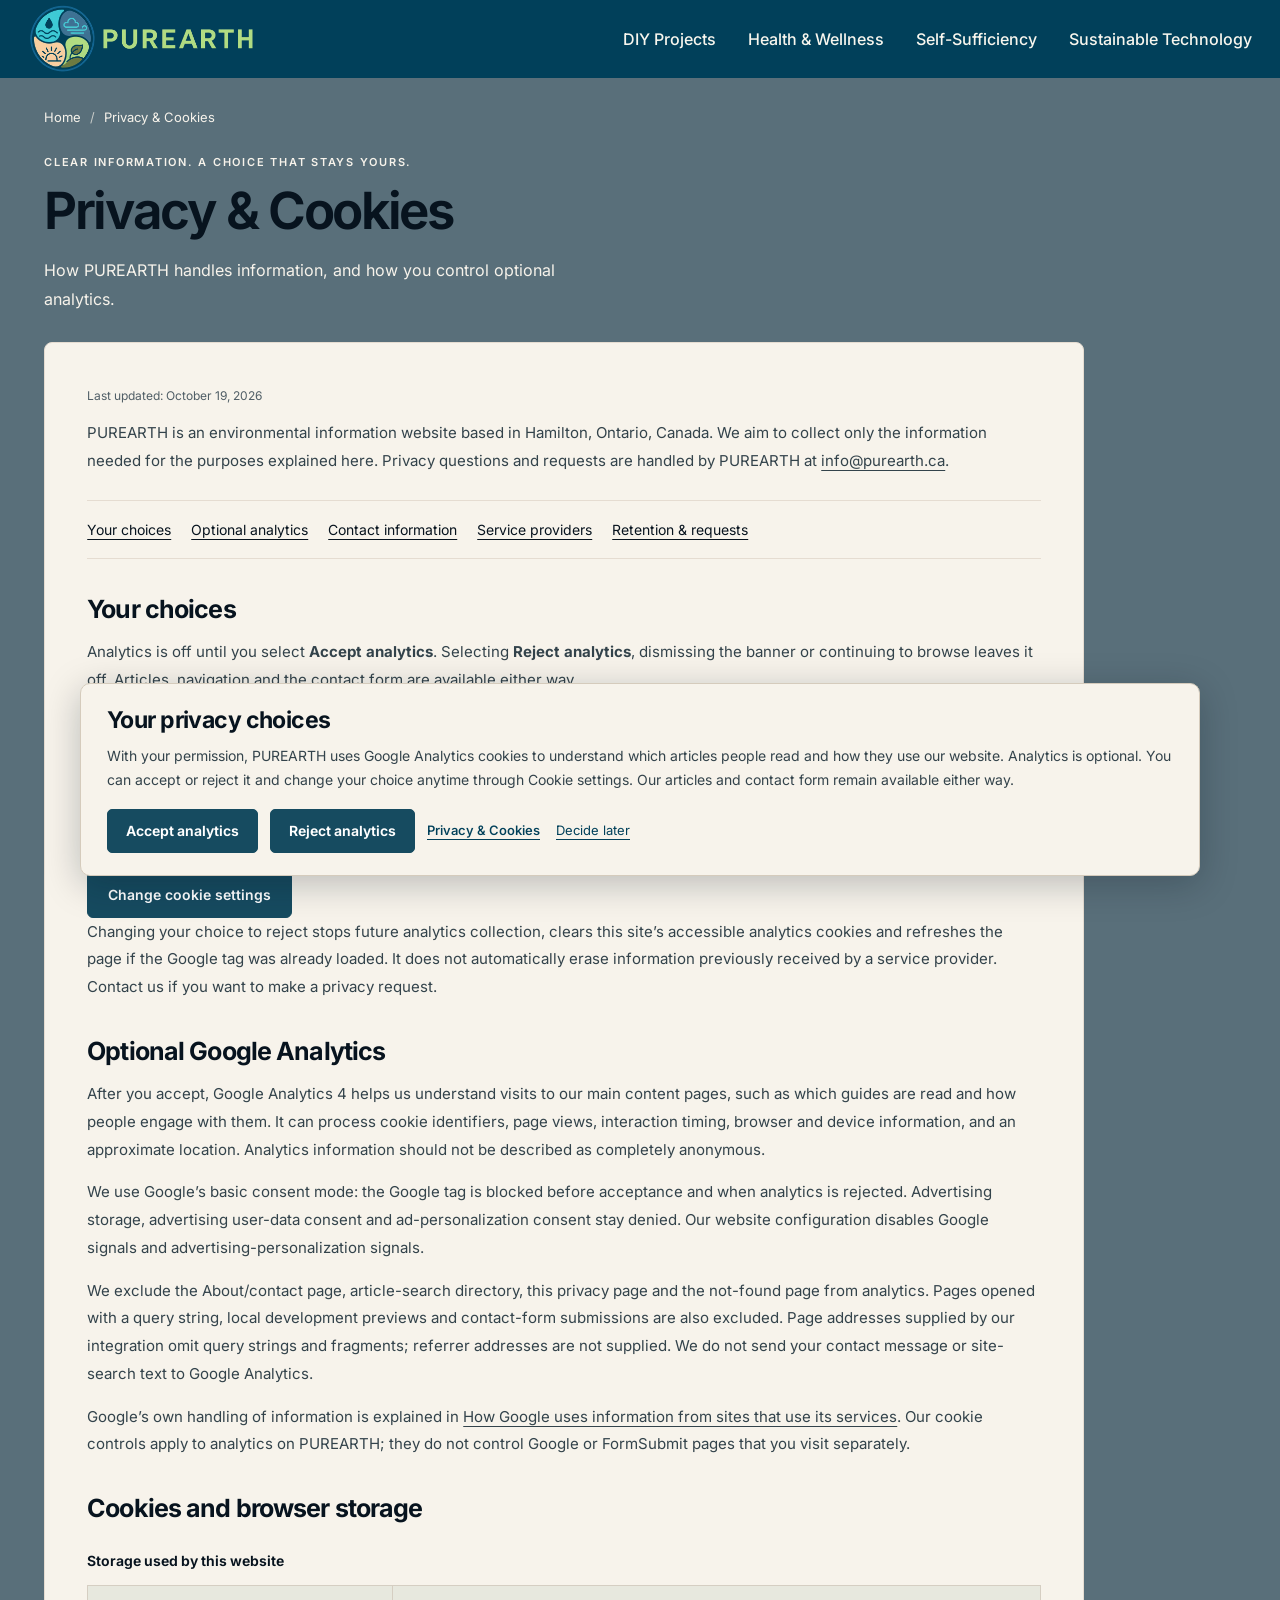
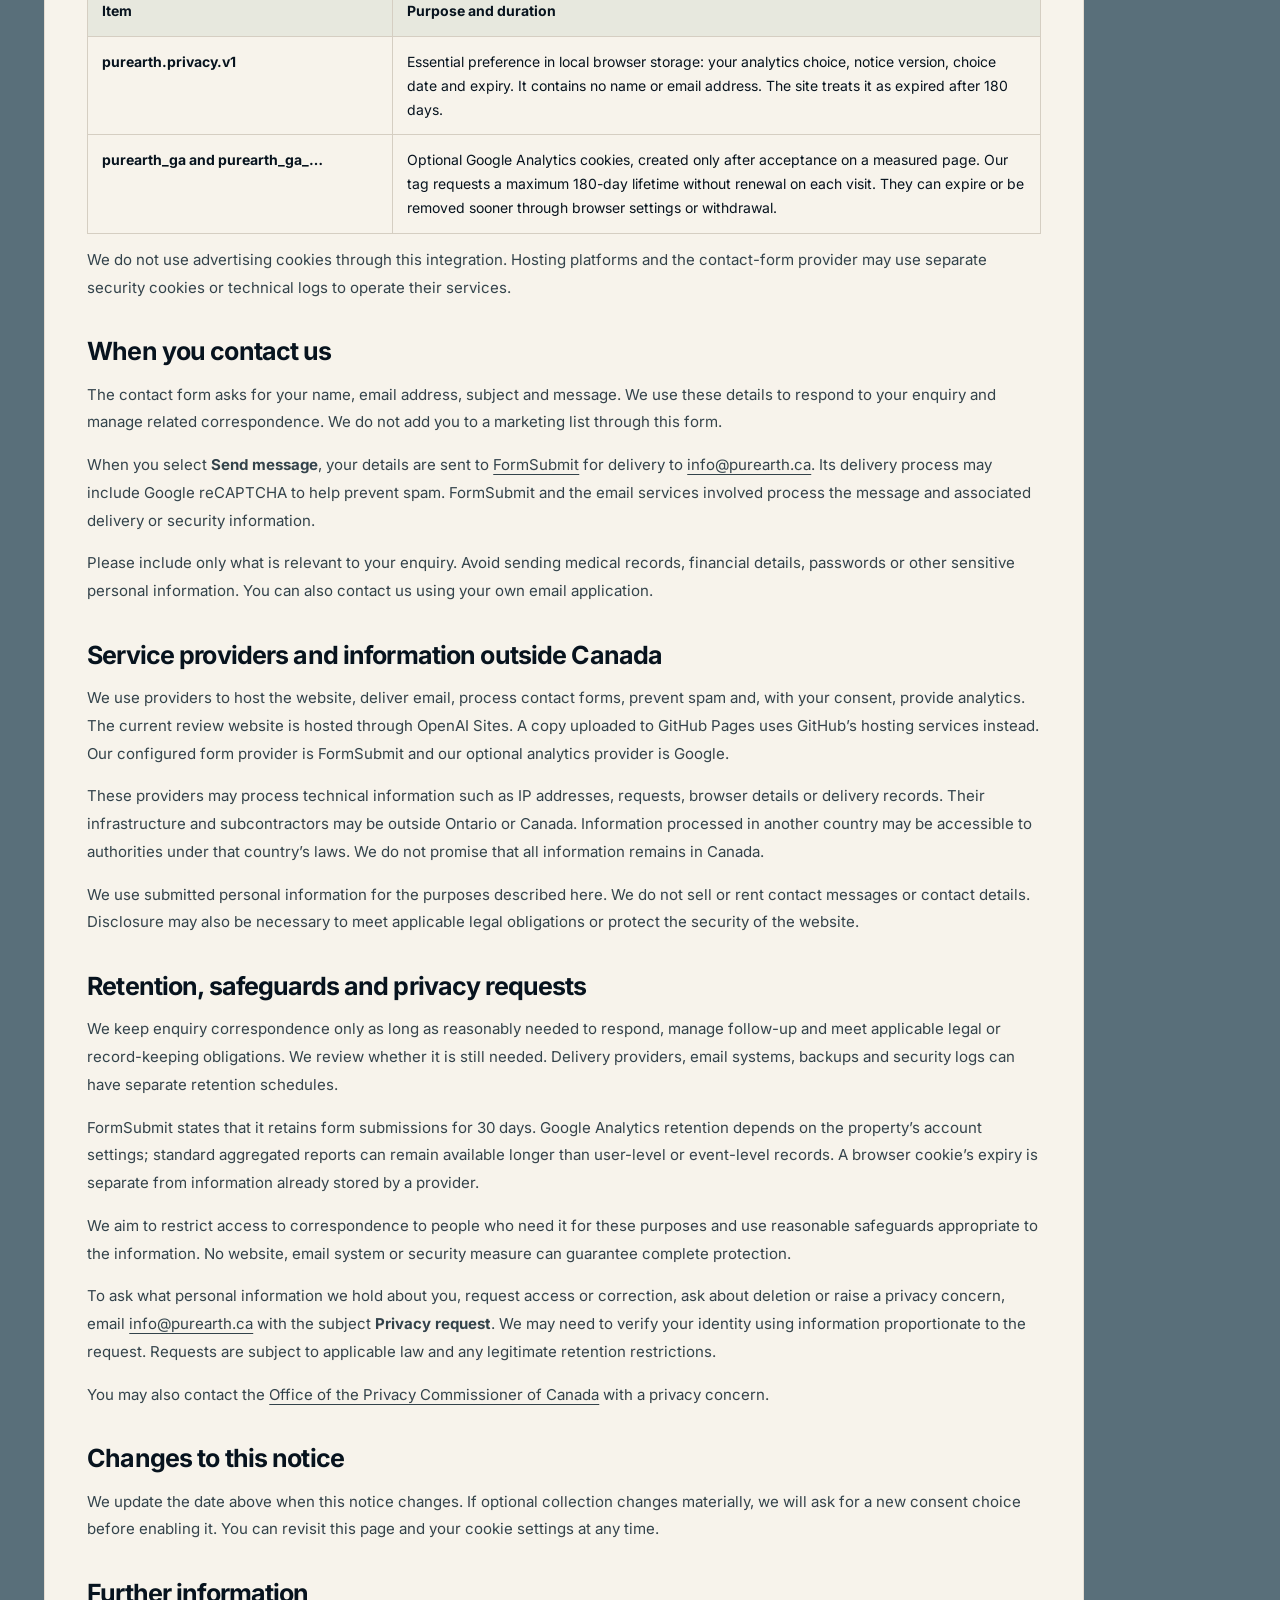
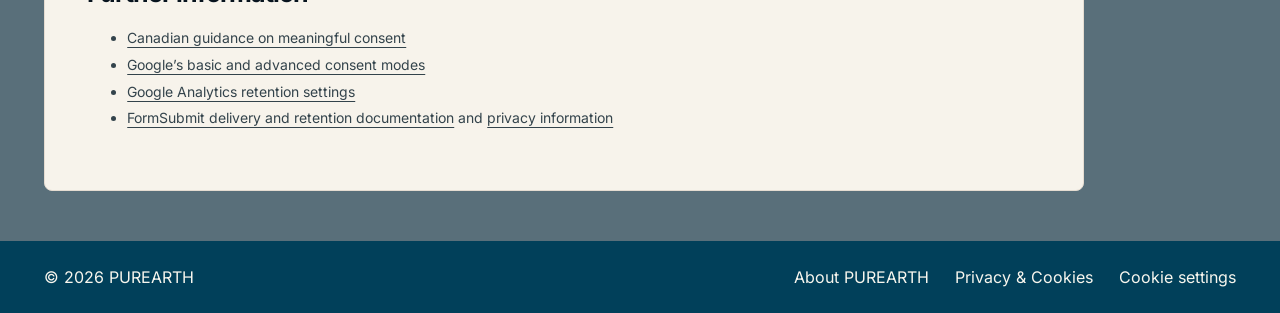
<file: privacy.html>
<!doctype html>
<html lang="en-CA">
<head>
  <meta charset="utf-8">
  <meta name="viewport" content="width=device-width, initial-scale=1">
  <meta name="theme-color" content="#01405a">
  <meta name="description" content="Understand PUREARTH’s optional analytics, cookie choices, contact-form processing and how to ask a privacy question.">
  <title>Privacy &amp; Cookies | PUREARTH</title>
  <link rel="icon" href="assets/images/favicon.png" type="image/png">
  <link rel="preload" href="assets/fonts/inter-latin.woff2" as="font" type="font/woff2" crossorigin>
  <link rel="stylesheet" href="assets/styles.css">
  <link rel="stylesheet" href="assets/privacy.css">
  <script src="assets/content.js" defer></script>
  <script src="assets/site.js" defer></script>
  <script src="assets/privacy.js" defer></script>
  <noscript><style>.main-nav{display:flex!important;flex-wrap:wrap;flex-direction:row}.menu-toggle{display:none!important}</style></noscript>
</head>
<body data-page="privacy" data-analytics-page="privacy.html">
<a class="skip-link" href="#main-content">Skip to content</a>
  <header class="site-header"><div class="header-inner">
    <a class="brand" href="index.html" aria-label="PUREARTH home"><img src="assets/images/purearth-logo.webp" alt="PUREARTH" width="900" height="268" fetchpriority="high"></a>
    <button class="menu-toggle" aria-expanded="false" aria-controls="main-nav" type="button"><svg viewBox="0 0 24 24" width="20" height="20" fill="none" aria-hidden="true"><path d="M4 6h16M4 12h16M4 18h16" stroke="currentColor" stroke-width="1.8" stroke-linecap="round"/></svg><span>Menu</span></button>
    <nav class="main-nav" id="main-nav" aria-label="Main navigation"><a href="diy-projects.html">DIY Projects</a><a href="health-wellness.html">Health &amp; Wellness</a><a href="self-sufficiency.html">Self-Sufficiency</a><a href="sustainable-technology.html">Sustainable Technology</a></nav>
  </div></header>
<main id="main-content"><section class="page-top"><div class="container"><nav class="breadcrumbs" aria-label="Breadcrumb"><a href="index.html">Home</a><span aria-hidden="true">/</span><span aria-current="page">Privacy &amp; Cookies</span></nav><p class="eyebrow">Clear information. A choice that stays yours.</p><h1 class="page-title">Privacy &amp; Cookies</h1><p class="page-description">How PUREARTH handles information, and how you control optional analytics.</p></div></section>
<div class="container privacy-layout"><article class="paper privacy-paper">
<p class="privacy-updated">Last updated: October 19, 2026</p>
<p>PUREARTH is an environmental information website based in Hamilton, Ontario, Canada. We aim to collect only the information needed for the purposes explained here. Privacy questions and requests are handled by PUREARTH at <a href="mailto:info@purearth.ca">info@purearth.ca</a>.</p>
<nav class="privacy-toc" aria-label="On this privacy page"><a href="#choices">Your choices</a><a href="#analytics">Optional analytics</a><a href="#contact-information">Contact information</a><a href="#providers">Service providers</a><a href="#retention">Retention &amp; requests</a></nav>
<section id="choices"><h2>Your choices</h2><p>Analytics is off until you select <strong>Accept analytics</strong>. Selecting <strong>Reject analytics</strong>, dismissing the banner or continuing to browse leaves it off. Articles, navigation and the contact form are available either way.</p><p>Select <strong>Cookie settings</strong> in any footer to change your choice. Your preference applies to this browser on this website address. We remember acceptance and rejection for the same 180-day period. Clearing browser storage, changing browsers or using a different website address can cause the banner to appear again.</p><p class="privacy-choice-status" data-consent-status>Analytics stays off unless you accept it.</p><a class="button" href="#choices" data-cookie-settings>Change cookie settings</a><noscript><p class="privacy-no-script">JavaScript is disabled, so Google Analytics cannot load. Enable JavaScript if you want to use the preference controls. You can continue reading with analytics off.</p></noscript><p>Changing your choice to reject stops future analytics collection, clears this site’s accessible analytics cookies and refreshes the page if the Google tag was already loaded. It does not automatically erase information previously received by a service provider. Contact us if you want to make a privacy request.</p></section>
<section id="analytics"><h2>Optional Google Analytics</h2><p>After you accept, Google Analytics 4 helps us understand visits to our main content pages, such as which guides are read and how people engage with them. It can process cookie identifiers, page views, interaction timing, browser and device information, and an approximate location. Analytics information should not be described as completely anonymous.</p><p>We use Google’s basic consent mode: the Google tag is blocked before acceptance and when analytics is rejected. Advertising storage, advertising user-data consent and ad-personalization consent stay denied. Our website configuration disables Google signals and advertising-personalization signals.</p><p>We exclude the About/contact page, article-search directory, this privacy page and the not-found page from analytics. Pages opened with a query string, local development previews and contact-form submissions are also excluded. Page addresses supplied by our integration omit query strings and fragments; referrer addresses are not supplied. We do not send your contact message or site-search text to Google Analytics.</p><p>Google’s own handling of information is explained in <a href="https://policies.google.com/technologies/partner-sites">How Google uses information from sites that use its services</a>. Our cookie controls apply to analytics on PUREARTH; they do not control Google or FormSubmit pages that you visit separately.</p></section>
<section id="browser-storage"><h2>Cookies and browser storage</h2><div class="privacy-table-wrap"><table class="privacy-table"><caption>Storage used by this website</caption><thead><tr><th scope="col">Item</th><th scope="col">Purpose and duration</th></tr></thead><tbody><tr><th scope="row">purearth.privacy.v1</th><td>Essential preference in local browser storage: your analytics choice, notice version, choice date and expiry. It contains no name or email address. The site treats it as expired after 180 days.</td></tr><tr><th scope="row">purearth_ga and purearth_ga_…</th><td>Optional Google Analytics cookies, created only after acceptance on a measured page. Our tag requests a maximum 180-day lifetime without renewal on each visit. They can expire or be removed sooner through browser settings or withdrawal.</td></tr></tbody></table></div><p>We do not use advertising cookies through this integration. Hosting platforms and the contact-form provider may use separate security cookies or technical logs to operate their services.</p></section>
<section id="contact-information"><h2>When you contact us</h2><p>The contact form asks for your name, email address, subject and message. We use these details to respond to your enquiry and manage related correspondence. We do not add you to a marketing list through this form.</p><p>When you select <strong>Send message</strong>, your details are sent to <a href="https://formsubmit.co/">FormSubmit</a> for delivery to <a href="mailto:info@purearth.ca">info@purearth.ca</a>. Its delivery process may include Google reCAPTCHA to help prevent spam. FormSubmit and the email services involved process the message and associated delivery or security information.</p><p>Please include only what is relevant to your enquiry. Avoid sending medical records, financial details, passwords or other sensitive personal information. You can also contact us using your own email application.</p></section>
<section id="providers"><h2>Service providers and information outside Canada</h2><p>We use providers to host the website, deliver email, process contact forms, prevent spam and, with your consent, provide analytics. The current review website is hosted through OpenAI Sites. A copy uploaded to GitHub Pages uses GitHub’s hosting services instead. Our configured form provider is FormSubmit and our optional analytics provider is Google.</p><p>These providers may process technical information such as IP addresses, requests, browser details or delivery records. Their infrastructure and subcontractors may be outside Ontario or Canada. Information processed in another country may be accessible to authorities under that country’s laws. We do not promise that all information remains in Canada.</p><p>We use submitted personal information for the purposes described here. We do not sell or rent contact messages or contact details. Disclosure may also be necessary to meet applicable legal obligations or protect the security of the website.</p></section>
<section id="retention"><h2>Retention, safeguards and privacy requests</h2><p>We keep enquiry correspondence only as long as reasonably needed to respond, manage follow-up and meet applicable legal or record-keeping obligations. We review whether it is still needed. Delivery providers, email systems, backups and security logs can have separate retention schedules.</p><p>FormSubmit states that it retains form submissions for 30 days. Google Analytics retention depends on the property’s account settings; standard aggregated reports can remain available longer than user-level or event-level records. A browser cookie’s expiry is separate from information already stored by a provider.</p><p>We aim to restrict access to correspondence to people who need it for these purposes and use reasonable safeguards appropriate to the information. No website, email system or security measure can guarantee complete protection.</p><p>To ask what personal information we hold about you, request access or correction, ask about deletion or raise a privacy concern, email <a href="mailto:info@purearth.ca">info@purearth.ca</a> with the subject <strong>Privacy request</strong>. We may need to verify your identity using information proportionate to the request. Requests are subject to applicable law and any legitimate retention restrictions.</p><p>You may also contact the <a href="https://www.priv.gc.ca/en/contact-the-opc/">Office of the Privacy Commissioner of Canada</a> with a privacy concern.</p></section>
<section id="privacy-updates"><h2>Changes to this notice</h2><p>We update the date above when this notice changes. If optional collection changes materially, we will ask for a new consent choice before enabling it. You can revisit this page and your cookie settings at any time.</p></section>
<section id="privacy-references"><h2>Further information</h2><ul><li><a href="https://www.priv.gc.ca/en/privacy-topics/collecting-personal-information/consent/gl_omc_201805/">Canadian guidance on meaningful consent</a></li><li><a href="https://developers.google.com/tag-platform/security/concepts/consent-mode">Google’s basic and advanced consent modes</a></li><li><a href="https://support.google.com/analytics/answer/7667196?hl=en">Google Analytics retention settings</a></li><li><a href="https://formsubmit.co/documentation">FormSubmit delivery and retention documentation</a> and <a href="https://formsubmit.co/privacy.pdf">privacy information</a></li></ul></section>
</article></div>
</main>
<footer class="site-footer"><div class="container footer-inner"><p>© 2026 PUREARTH</p><nav aria-label="Footer"><a href="about.html">About PUREARTH</a><a href="privacy.html" aria-current="page">Privacy &amp; Cookies</a><a href="privacy.html#choices" data-cookie-settings>Cookie settings</a></nav></div></footer>
<section class="privacy-banner" id="privacy-banner" aria-labelledby="privacy-banner-title" hidden><div class="privacy-banner-copy"><h2 id="privacy-banner-title">Your privacy choices</h2><p>With your permission, PUREARTH uses Google Analytics cookies to understand which articles people read and how they use our website. Analytics is optional. You can accept or reject it and change your choice anytime through Cookie settings. Our articles and contact form remain available either way.</p></div><div class="privacy-actions"><button class="privacy-button" type="button" data-consent="granted">Accept analytics</button><button class="privacy-button" type="button" data-consent="denied">Reject analytics</button><a href="privacy.html">Privacy &amp; Cookies</a><button class="privacy-later" id="privacy-later" type="button">Decide later</button></div></section>
<dialog class="privacy-dialog" id="privacy-dialog" aria-labelledby="privacy-dialog-title" aria-describedby="privacy-dialog-description"><h2 id="privacy-dialog-title">Your privacy choices</h2><p id="privacy-dialog-description">Analytics is optional and off until you accept. Essential browser storage remembers your choice. You can browse our articles and use the contact form with analytics off.</p><p class="privacy-choice-status" data-consent-status></p><div class="privacy-actions"><button class="privacy-button" type="button" data-consent="granted">Accept analytics</button><button class="privacy-button" type="button" data-consent="denied">Reject analytics</button></div><div class="privacy-dialog-links"><a href="privacy.html">Read Privacy &amp; Cookies</a><button class="privacy-later" id="privacy-close" type="button">Close settings</button></div></dialog>
<p class="sr-only" id="privacy-announcement" role="status" aria-live="polite"></p>
</body>
</html>
</file>
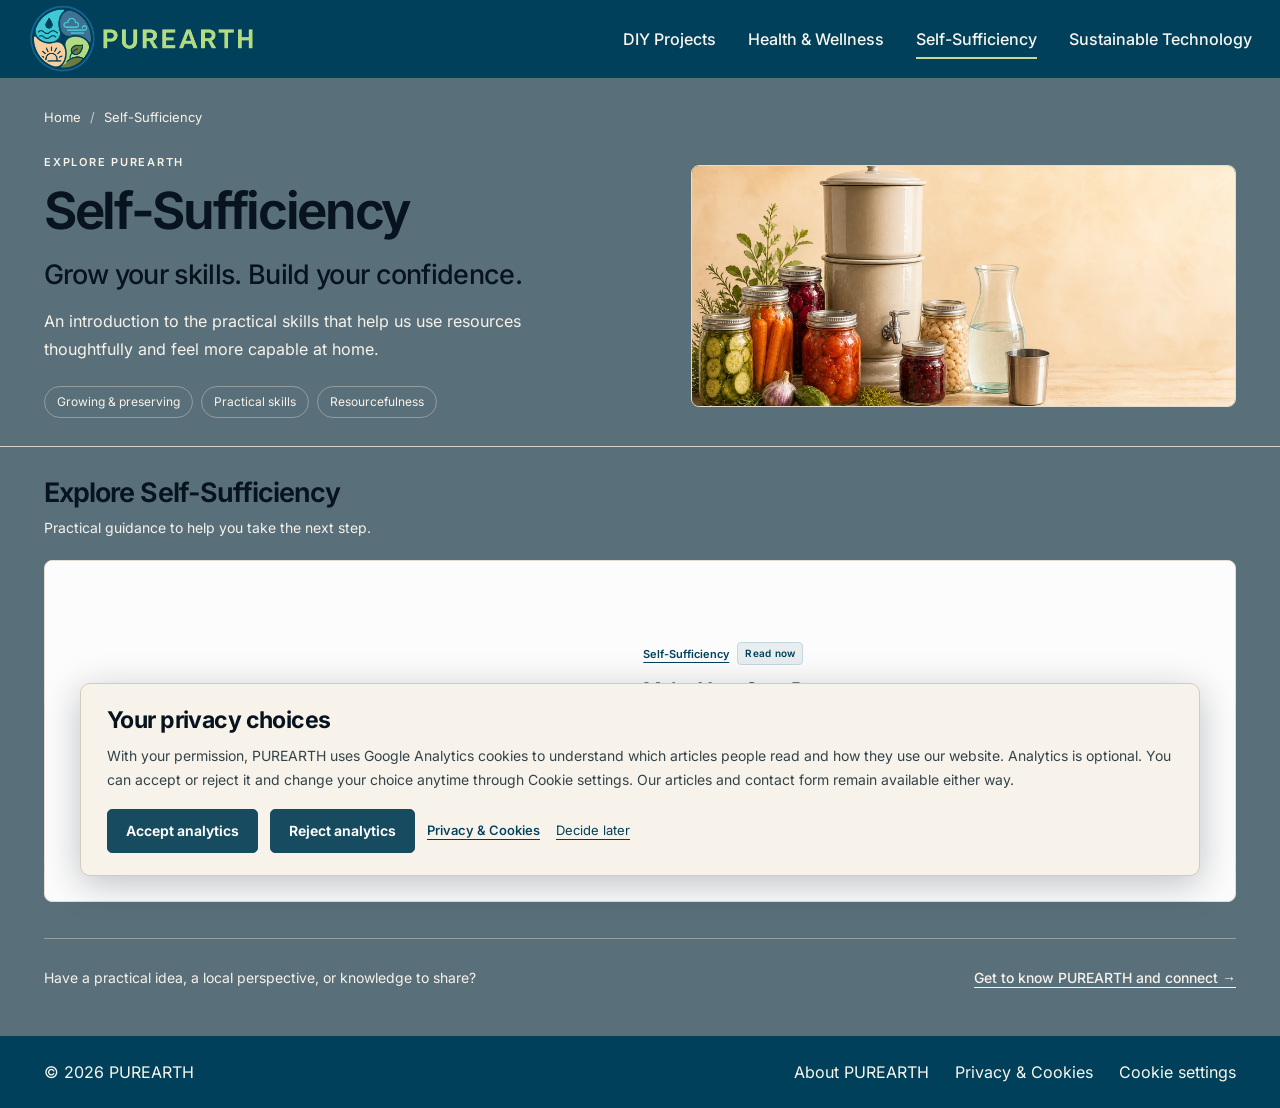
<file: self-sufficiency.html>
<!doctype html>
<html lang="en-CA">
<head>
  <meta charset="utf-8">
  <meta name="viewport" content="width=device-width, initial-scale=1">
  <meta name="theme-color" content="#01405a">
  <meta name="description" content="Skills, preparedness and resources for greater independence. Explore the Self-Sufficiency guides from PUREARTH in Hamilton, Ontario.">
  <title>Self-Sufficiency | PUREARTH</title>
  <link rel="icon" href="assets/images/favicon.png" type="image/png">
  <link rel="preload" href="assets/fonts/inter-latin.woff2" as="font" type="font/woff2" crossorigin>
  <link rel="stylesheet" href="assets/styles.css">
  <link rel="stylesheet" href="assets/privacy.css">
  <script src="assets/content.js" defer></script>
  <script src="assets/site.js" defer></script>
  <script src="assets/privacy.js" defer></script>
  <noscript><style>.main-nav{display:flex!important;flex-wrap:wrap;flex-direction:row}.menu-toggle{display:none!important}</style></noscript>
</head>
<body data-page="self" data-analytics-page="self-sufficiency.html">
<a class="skip-link" href="#main-content">Skip to content</a>
  <header class="site-header"><div class="header-inner">
    <a class="brand" href="index.html" aria-label="PUREARTH home"><img src="assets/images/purearth-logo.webp" alt="PUREARTH" width="900" height="268" fetchpriority="high"></a>
    <button class="menu-toggle" aria-expanded="false" aria-controls="main-nav" type="button"><svg viewBox="0 0 24 24" width="20" height="20" fill="none" aria-hidden="true"><path d="M4 6h16M4 12h16M4 18h16" stroke="currentColor" stroke-width="1.8" stroke-linecap="round"/></svg><span>Menu</span></button>
    <nav class="main-nav" id="main-nav" aria-label="Main navigation"><a href="diy-projects.html">DIY Projects</a><a href="health-wellness.html">Health &amp; Wellness</a><a href="self-sufficiency.html" aria-current="page">Self-Sufficiency</a><a href="sustainable-technology.html">Sustainable Technology</a></nav>
  </div></header>
<main id="main-content"><section class="page-top"><div class="container"><nav class="breadcrumbs" aria-label="Breadcrumb"><a href="index.html">Home</a><span aria-hidden="true">/</span><span aria-current="page">Self-Sufficiency</span></nav><div class="page-intro-grid"><div><p class="eyebrow">Explore PUREARTH</p><h1 class="page-title">Self-Sufficiency</h1><p class="page-lead">Grow your skills. Build your confidence.</p><p class="page-description">An introduction to the practical skills that help us use resources thoughtfully and feel more capable at home.</p><ul class="topic-tags" aria-label="Topics"><li>Growing &amp; preserving</li><li>Practical skills</li><li>Resourcefulness</li></ul></div><img class="category-cover" src="assets/images/category-graphic-3.webp" alt="Preserved vegetables, pantry jars, and a water filter." width="1000" height="550" fetchpriority="high"></div></div></section>
  <section class="collection-section" aria-labelledby="collection-heading"><div class="container"><div class="section-heading"><div><h2 id="collection-heading">Explore Self-Sufficiency</h2><p>Practical guidance to help you take the next step.</p></div></div><div class="article-grid collection-grid category-collection"><article class="article-card" id="preserves"><img src="assets/images/article-preserves-final.webp" srcset="assets/images/article-preserves-final-480.webp 480w, assets/images/article-preserves-final-800.webp 800w, assets/images/article-preserves-final.webp 1586w" sizes="(max-width: 620px) calc(100vw - 36px), (max-width: 1200px) calc((100vw - 79px) / 2), (max-width: 1688px) calc((100vw - 111px) / 2), 789px" alt="" width="1586" height="992" loading="lazy" decoding="async"><div class="article-copy"><div class="article-meta"><a href="self-sufficiency.html">Self-Sufficiency</a><span class="status-label status-published">Read now</span></div><h3><a href="make-your-own-preserves.html">Make Your Own Preserves</a></h3><p>Make the most of a garden harvest with freezing, tested jams and pickles, safe canning, and thoughtful storage.</p><a class="article-read-link" href="make-your-own-preserves.html" aria-label="Read Make Your Own Preserves">Read guide <span aria-hidden="true">→</span></a></div></article></div><div class="collection-note"><p>Have a practical idea, a local perspective, or knowledge to share?</p><a class="text-link" href="about.html#contact">Get to know PUREARTH and connect →</a></div></div></section></main>
<footer class="site-footer"><div class="container footer-inner"><p>© 2026 PUREARTH</p><nav aria-label="Footer"><a href="about.html">About PUREARTH</a><a href="privacy.html">Privacy &amp; Cookies</a><a href="privacy.html#choices" data-cookie-settings>Cookie settings</a></nav></div></footer>
<section class="privacy-banner" id="privacy-banner" aria-labelledby="privacy-banner-title" hidden><div class="privacy-banner-copy"><h2 id="privacy-banner-title">Your privacy choices</h2><p>With your permission, PUREARTH uses Google Analytics cookies to understand which articles people read and how they use our website. Analytics is optional. You can accept or reject it and change your choice anytime through Cookie settings. Our articles and contact form remain available either way.</p></div><div class="privacy-actions"><button class="privacy-button" type="button" data-consent="granted">Accept analytics</button><button class="privacy-button" type="button" data-consent="denied">Reject analytics</button><a href="privacy.html">Privacy &amp; Cookies</a><button class="privacy-later" id="privacy-later" type="button">Decide later</button></div></section>
<dialog class="privacy-dialog" id="privacy-dialog" aria-labelledby="privacy-dialog-title" aria-describedby="privacy-dialog-description"><h2 id="privacy-dialog-title">Your privacy choices</h2><p id="privacy-dialog-description">Analytics is optional and off until you accept. Essential browser storage remembers your choice. You can browse our articles and use the contact form with analytics off.</p><p class="privacy-choice-status" data-consent-status></p><div class="privacy-actions"><button class="privacy-button" type="button" data-consent="granted">Accept analytics</button><button class="privacy-button" type="button" data-consent="denied">Reject analytics</button></div><div class="privacy-dialog-links"><a href="privacy.html">Read Privacy &amp; Cookies</a><button class="privacy-later" id="privacy-close" type="button">Close settings</button></div></dialog>
<p class="sr-only" id="privacy-announcement" role="status" aria-live="polite"></p>
</body>
</html>
</file>
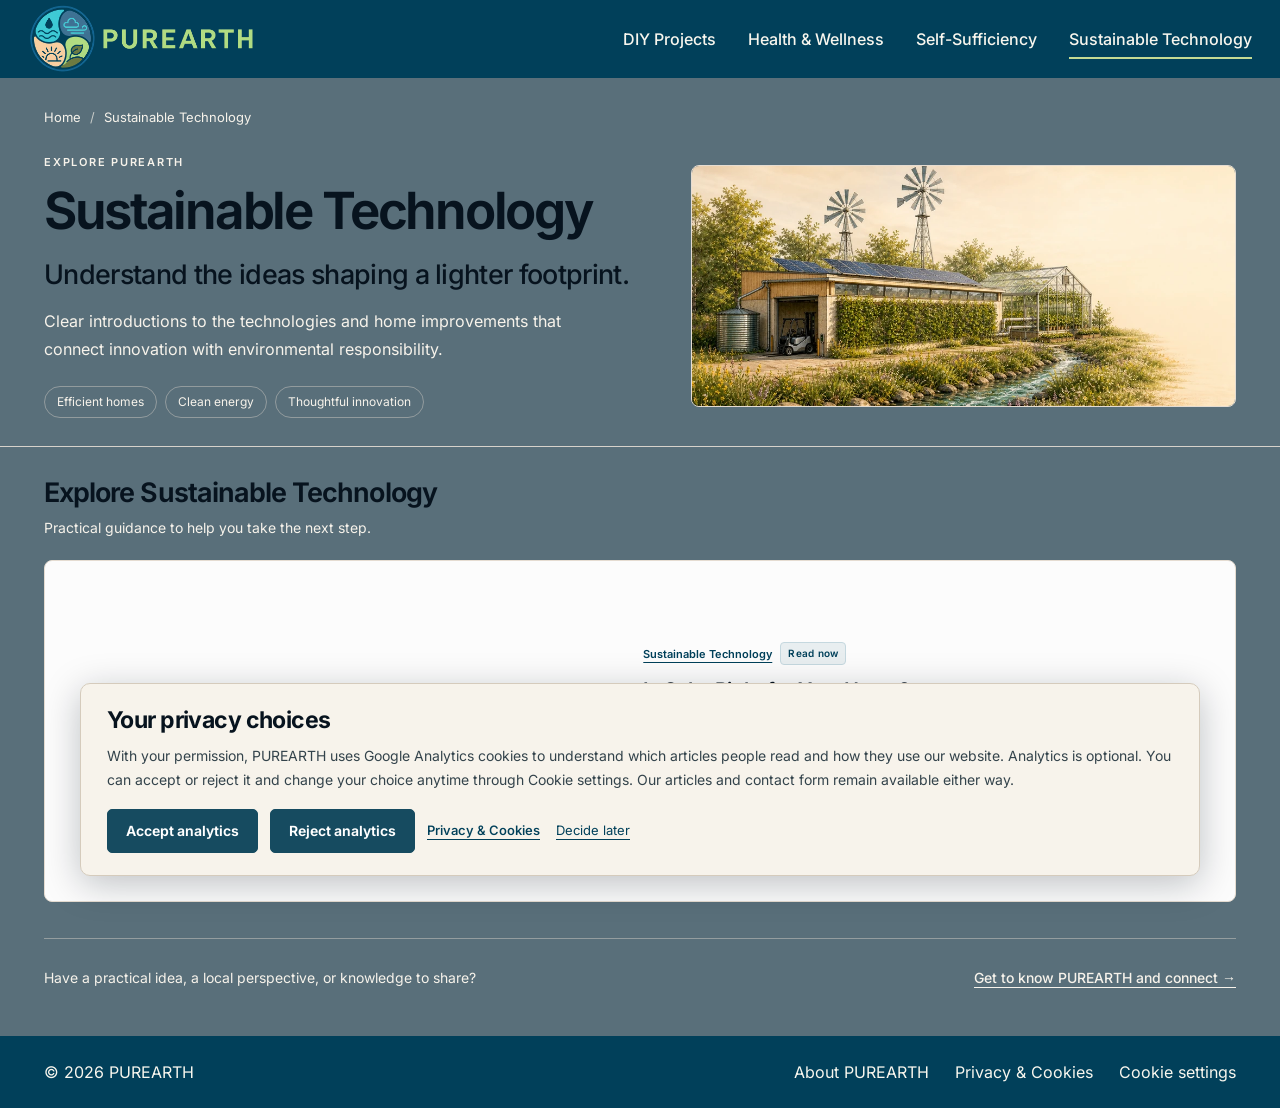
<file: sustainable-technology.html>
<!doctype html>
<html lang="en-CA">
<head>
  <meta charset="utf-8">
  <meta name="viewport" content="width=device-width, initial-scale=1">
  <meta name="theme-color" content="#01405a">
  <meta name="description" content="Innovations for a smarter future and healthier planet. Explore the Sustainable Technology guides from PUREARTH in Hamilton, Ontario.">
  <title>Sustainable Technology | PUREARTH</title>
  <link rel="icon" href="assets/images/favicon.png" type="image/png">
  <link rel="preload" href="assets/fonts/inter-latin.woff2" as="font" type="font/woff2" crossorigin>
  <link rel="stylesheet" href="assets/styles.css">
  <link rel="stylesheet" href="assets/privacy.css">
  <script src="assets/content.js" defer></script>
  <script src="assets/site.js" defer></script>
  <script src="assets/privacy.js" defer></script>
  <noscript><style>.main-nav{display:flex!important;flex-wrap:wrap;flex-direction:row}.menu-toggle{display:none!important}</style></noscript>
</head>
<body data-page="technology" data-analytics-page="sustainable-technology.html">
<a class="skip-link" href="#main-content">Skip to content</a>
  <header class="site-header"><div class="header-inner">
    <a class="brand" href="index.html" aria-label="PUREARTH home"><img src="assets/images/purearth-logo.webp" alt="PUREARTH" width="900" height="268" fetchpriority="high"></a>
    <button class="menu-toggle" aria-expanded="false" aria-controls="main-nav" type="button"><svg viewBox="0 0 24 24" width="20" height="20" fill="none" aria-hidden="true"><path d="M4 6h16M4 12h16M4 18h16" stroke="currentColor" stroke-width="1.8" stroke-linecap="round"/></svg><span>Menu</span></button>
    <nav class="main-nav" id="main-nav" aria-label="Main navigation"><a href="diy-projects.html">DIY Projects</a><a href="health-wellness.html">Health &amp; Wellness</a><a href="self-sufficiency.html">Self-Sufficiency</a><a href="sustainable-technology.html" aria-current="page">Sustainable Technology</a></nav>
  </div></header>
<main id="main-content"><section class="page-top"><div class="container"><nav class="breadcrumbs" aria-label="Breadcrumb"><a href="index.html">Home</a><span aria-hidden="true">/</span><span aria-current="page">Sustainable Technology</span></nav><div class="page-intro-grid"><div><p class="eyebrow">Explore PUREARTH</p><h1 class="page-title">Sustainable Technology</h1><p class="page-lead">Understand the ideas shaping a lighter footprint.</p><p class="page-description">Clear introductions to the technologies and home improvements that connect innovation with environmental responsibility.</p><ul class="topic-tags" aria-label="Topics"><li>Efficient homes</li><li>Clean energy</li><li>Thoughtful innovation</li></ul></div><img class="category-cover" src="assets/images/category-graphic-4.webp" alt="Solar panels, a greenhouse, and a planted landscape." width="1000" height="550" fetchpriority="high"></div></div></section>
  <section class="collection-section" aria-labelledby="collection-heading"><div class="container"><div class="section-heading"><div><h2 id="collection-heading">Explore Sustainable Technology</h2><p>Practical guidance to help you take the next step.</p></div></div><div class="article-grid collection-grid category-collection"><article class="article-card" id="home-solar"><img src="assets/images/article-home-solar-final.webp" srcset="assets/images/article-home-solar-final-480.webp 480w, assets/images/article-home-solar-final-800.webp 800w, assets/images/article-home-solar-final.webp 1586w" sizes="(max-width: 620px) calc(100vw - 36px), (max-width: 1200px) calc((100vw - 79px) / 2), (max-width: 1688px) calc((100vw - 111px) / 2), 789px" alt="" width="1586" height="992" loading="lazy" decoding="async"><div class="article-copy"><div class="article-meta"><a href="sustainable-technology.html">Sustainable Technology</a><span class="status-label status-published">Read now</span></div><h3><a href="is-solar-right-for-your-home.html">Is Solar Right for Your Home?</a></h3><p>Assess your roof, shade and electricity use, understand Ontario options, and prepare to compare written solar quotes.</p><a class="article-read-link" href="is-solar-right-for-your-home.html" aria-label="Read Is Solar Right for Your Home?">Read guide <span aria-hidden="true">→</span></a></div></article></div><div class="collection-note"><p>Have a practical idea, a local perspective, or knowledge to share?</p><a class="text-link" href="about.html#contact">Get to know PUREARTH and connect →</a></div></div></section></main>
<footer class="site-footer"><div class="container footer-inner"><p>© 2026 PUREARTH</p><nav aria-label="Footer"><a href="about.html">About PUREARTH</a><a href="privacy.html">Privacy &amp; Cookies</a><a href="privacy.html#choices" data-cookie-settings>Cookie settings</a></nav></div></footer>
<section class="privacy-banner" id="privacy-banner" aria-labelledby="privacy-banner-title" hidden><div class="privacy-banner-copy"><h2 id="privacy-banner-title">Your privacy choices</h2><p>With your permission, PUREARTH uses Google Analytics cookies to understand which articles people read and how they use our website. Analytics is optional. You can accept or reject it and change your choice anytime through Cookie settings. Our articles and contact form remain available either way.</p></div><div class="privacy-actions"><button class="privacy-button" type="button" data-consent="granted">Accept analytics</button><button class="privacy-button" type="button" data-consent="denied">Reject analytics</button><a href="privacy.html">Privacy &amp; Cookies</a><button class="privacy-later" id="privacy-later" type="button">Decide later</button></div></section>
<dialog class="privacy-dialog" id="privacy-dialog" aria-labelledby="privacy-dialog-title" aria-describedby="privacy-dialog-description"><h2 id="privacy-dialog-title">Your privacy choices</h2><p id="privacy-dialog-description">Analytics is optional and off until you accept. Essential browser storage remembers your choice. You can browse our articles and use the contact form with analytics off.</p><p class="privacy-choice-status" data-consent-status></p><div class="privacy-actions"><button class="privacy-button" type="button" data-consent="granted">Accept analytics</button><button class="privacy-button" type="button" data-consent="denied">Reject analytics</button></div><div class="privacy-dialog-links"><a href="privacy.html">Read Privacy &amp; Cookies</a><button class="privacy-later" id="privacy-close" type="button">Close settings</button></div></dialog>
<p class="sr-only" id="privacy-announcement" role="status" aria-live="polite"></p>
</body>
</html>
</file>
<file: assets/styles.css>
@font-face {
  font-family: 'Inter';
  src: url('fonts/inter-latin.woff2') format('woff2');
  font-weight: 100 900;
  font-style: normal;
  font-display: swap;
}

:root {
  --slate: #596f7a;
  --banner: #01405a;
  --button: #164b60;
  --ink: #07131e;
  --paper: #fcfcfc;
  --cream: #f7f3eb;
  --border: #e5dcd1;
  --olive: #586d33;
  --muted: #505e66;
  --light-text: #f8f6ee;
  --radius: 8px;
  --container: 1600px;
  --footer-height: 72px;
}

* { box-sizing: border-box; }
html { scroll-behavior: smooth; scroll-padding-top: 24px; }
body { margin: 0; color: var(--ink); background: var(--slate); font-family: 'Inter', Arial, sans-serif; -webkit-font-smoothing: antialiased; line-height: 1.5; }
a { color: inherit; text-decoration-thickness: 1px; text-underline-offset: 4px; }
button, input, textarea, select { font: inherit; }
button, a, input, textarea { -webkit-tap-highlight-color: transparent; }
button { cursor: pointer; }
img { display: block; max-width: 100%; height: auto; }
svg { display: block; flex: none; }
h1, h2, h3, p { margin-top: 0; }
[hidden] { display: none !important; }
:focus-visible { outline: 3px solid #f9cfa1; outline-offset: 5px; }
.paper :focus-visible, input:focus-visible, textarea:focus-visible, .category-card:focus-visible, .article-card:focus-visible { outline-color: var(--banner); }
.container { width: min(calc(100% - 88px), var(--container)); margin-inline: auto; }
.sr-only { position: absolute; width: 1px; height: 1px; padding: 0; overflow: hidden; clip: rect(0, 0, 0, 0); white-space: nowrap; border: 0; }
.skip-link { position: fixed; z-index: 20; top: 12px; left: 12px; background: var(--paper); color: var(--ink); padding: 12px 18px; border-radius: 4px; transform: translateY(-180%); }
.skip-link:focus { transform: translateY(0); }

.site-header, .site-footer { color: var(--light-text); background: var(--banner); }
.header-inner { width: min(calc(100% - 56px), 1660px); min-height: 78px; display: flex; align-items: center; justify-content: space-between; gap: 32px; margin-inline: auto; }
.brand { display: inline-flex; flex: none; align-items: center; min-width: 200px; text-decoration: none; }
.brand img { width: 230px; height: 68px; object-fit: contain; }
.main-nav { display: flex; align-items: center; gap: clamp(20px, 2.5vw, 42px); }
.main-nav a { position: relative; padding: 25px 0; white-space: nowrap; text-decoration: none; font-size: 16px; font-weight: 500; }
.main-nav a::after { content: ''; position: absolute; left: 0; right: 0; bottom: 17px; height: 2px; background: #c5db94; transform: scaleX(0); transition: transform .18s ease; }
.main-nav a:hover::after, .main-nav a[aria-current='page']::after { transform: scaleX(1); }
.menu-toggle { display: none; color: var(--light-text); background: transparent; border: 1px solid #d7e3ea77; border-radius: 6px; padding: 8px 11px; align-items: center; gap: 8px; }
.site-footer { margin-top: auto; }
.footer-inner { min-height: var(--footer-height); display: flex; align-items: center; justify-content: space-between; gap: 22px; font-size: 16px; padding-block: 20px; }
.footer-inner p { margin-bottom: 0; }
.footer-inner nav { display: flex; gap: 26px; }
.footer-inner a { text-decoration: none; }
.footer-inner a:hover { text-decoration: underline; }
.domain-sale-banner { display: flex; align-items: center; justify-content: center; min-height: var(--footer-height); padding-block: 12px; background: #ffeb00; color: #000; text-align: center; }
.domain-sale-banner p { margin: 0; font-size: clamp(14px, 1.45vw, 22px); line-height: 1.35; font-weight: 750; text-wrap: balance; }
body { min-height: 100vh; display: flex; flex-direction: column; }
main { flex: 1; }

.home-intro { padding-block: 34px 26px; }
.intro-grid { display: grid; grid-template-columns: 1fr 1.07fr; gap: clamp(28px, 5vw, 76px); align-items: stretch; }
.intro-copy { min-width: 0; display: flex; flex-direction: column; justify-content: space-between; padding-block: 4px 0; }
.hero-heading { font-size: clamp(32px, 3.3vw, 52px); line-height: 1.2; font-weight: 650; letter-spacing: -.045em; margin-bottom: 24px; }
.hero-heading span { display: block; margin-bottom: clamp(14px, 1.3vw, 21px); white-space: nowrap; }
.hero-heading span:last-child { margin-bottom: 0; font-size: .94em; }
.search-form { display: flex; align-items: stretch; border: 1px solid var(--border); border-radius: var(--radius); background: var(--paper); min-height: 58px; overflow: hidden; }
.search-form svg { width: 24px; height: 24px; margin: 16px 0 16px 17px; color: #10191d; }
.search-form input { min-width: 0; width: 100%; border: 0; outline: none; background: transparent; padding: 14px 16px; font-size: 15px; color: var(--ink); }
.search-form input::placeholder { color: #585a5d; opacity: 1; }
.search-form:focus-within { outline: 3px solid var(--cream); outline-offset: 4px; }
.search-form button { flex: none; background: var(--button); color: white; font-size: 17px; font-weight: 600; border: 0; border-radius: 7px; padding-inline: 26px; transition: background .15s ease; }
.search-form button:hover { background: #0a3648; }
.category-stack { display: grid; grid-template-rows: repeat(4, 1fr); gap: 7px; }
.category-card { display: grid; grid-template-columns: 16.8% 40.2% 43%; border: 1px solid var(--border); overflow: hidden; background: var(--paper); border-radius: var(--radius); height: clamp(108px, 7.6vw, 124px); color: var(--ink); text-decoration: none; transition: box-shadow .18s ease, transform .18s ease; }
.category-card:hover { transform: translateX(3px); box-shadow: 0 4px 14px #13263126; }
.category-icon { width: 100%; height: 100%; object-fit: cover; background: var(--olive); }
.category-copy { align-self: center; padding: 12px 13px 12px 21px; }
.category-copy h2 { font-size: clamp(17px, 1.35vw, 21px); line-height: 1.18; letter-spacing: -.035em; margin-bottom: 9px; font-weight: 650; }
.category-copy p { font-size: clamp(12px, .92vw, 14px); line-height: 1.6; margin: 0; }
.category-scene { position: relative; overflow: hidden; min-height: 100%; background: #fce5c4; }
.category-scene img { position: absolute; width: 100%; height: 100%; object-fit: cover; object-position: 28% center; }
.category-scene svg { position: absolute; right: 13px; top: calc(50% - 12px); width: 24px; height: 24px; color: #41612b; filter: drop-shadow(0 0 3px #fff6df); }

.featured-section { border-top: 1px solid #d7d2cb; padding-block: 20px 30px; }
.section-heading { display: flex; align-items: center; justify-content: space-between; gap: 20px; margin-bottom: 12px; }
.section-heading h2 { margin: 0; font-size: clamp(23px, 2.1vw, 30px); font-weight: 650; letter-spacing: -.035em; line-height: 1.35; }
.view-all { color: var(--banner); background: var(--cream); display: inline-flex; align-items: center; gap: 12px; padding: 5px 9px 5px 12px; border-radius: 5px; white-space: nowrap; text-decoration: none; font-size: 16px; }
.view-all:hover { background: white; }
.view-all svg { width: 18px; height: 18px; }
.article-grid { display: grid; grid-template-columns: repeat(4, minmax(0, 1fr)); gap: 16px; }
.article-card { display: flex; flex-direction: column; background: var(--paper); border: 1px solid var(--border); border-radius: var(--radius); overflow: hidden; text-decoration: none; color: var(--ink); min-width: 0; transition: transform .18s ease, box-shadow .18s ease; }
a.article-card:hover { transform: translateY(-3px); box-shadow: 0 7px 18px #172f3a2b; }
.article-card > img { width: 100%; aspect-ratio: 1.63; object-fit: cover; }
.article-card .article-copy { padding: 15px 16px 17px; }
.article-card h3 { margin: 0; font-size: clamp(15px, 1.3vw, 20px); font-weight: 600; letter-spacing: -.025em; line-height: 1.35; }
.article-card p { margin: 11px 0 0; color: var(--muted); font-size: 14px; line-height: 1.7; }

.page-top { padding-block: 30px 28px; }
.breadcrumbs { display: flex; gap: 9px; align-items: center; font-size: 13px; margin-bottom: 26px; color: var(--cream); }
.breadcrumbs a { text-decoration: none; }
.breadcrumbs a:hover { text-decoration: underline; }
.breadcrumbs span[aria-hidden] { opacity: .7; }
.page-intro-grid { display: grid; grid-template-columns: 1.1fr 1fr; gap: 48px; align-items: center; }
.eyebrow { color: var(--cream); font-size: 11px; font-weight: 600; text-transform: uppercase; letter-spacing: .16em; margin-bottom: 12px; }
.page-title { font-size: clamp(34px, 4vw, 58px); line-height: 1.1; letter-spacing: -.045em; font-weight: 650; margin-bottom: 18px; }
.page-lead { font-size: clamp(21px, 2.1vw, 29px); font-weight: 500; letter-spacing: -.025em; line-height: 1.35; margin-bottom: 14px; }
.page-description { color: var(--cream); font-size: 16px; max-width: 560px; line-height: 1.8; margin-bottom: 0; }
.category-cover { border: 1px solid var(--border); border-radius: var(--radius); width: 100%; aspect-ratio: 2.25; object-fit: cover; object-position: left center; }
.topic-tags { display: flex; flex-wrap: wrap; gap: 8px; padding: 0; list-style: none; margin: 22px 0 0; }
.topic-tags li { border: 1px solid #e5dcd166; border-radius: 30px; color: var(--cream); font-size: 12px; padding: 6px 12px; }
.collection-section { border-top: 1px solid #d7d2cb; padding-block: 27px 48px; }
.collection-section .section-heading { margin-bottom: 22px; align-items: end; }
.collection-section .section-heading p { margin: 7px 0 0; color: var(--cream); font-size: 14px; }
.collection-grid { grid-template-columns: repeat(3, minmax(0, 1fr)); gap: 23px; }
.directory-collection { grid-template-columns: repeat(2, minmax(0, 1fr)); }
.category-collection .article-card:only-child { grid-column: 1 / -1; display: grid; grid-template-columns: minmax(0, 1fr) minmax(0, 1.15fr); align-items: center; }
.category-collection .article-card:only-child .article-copy { padding: clamp(24px, 3.5vw, 48px); }
.article-card[id] { scroll-margin-top: 30px; }
.article-card:target { outline: 3px solid #f9cfa1; outline-offset: 5px; }
.article-meta { display: flex; gap: 8px; align-items: center; flex-wrap: wrap; margin-bottom: 12px; }
.article-meta a { font-size: 11px; color: var(--banner); font-weight: 600; }
.status-label { display: inline-block; border: 1px solid #d5dcc5; background: #f1f3e9; color: #42552b; border-radius: 4px; font-size: 10px; font-weight: 600; padding: 3px 7px; letter-spacing: .025em; }
.status-published { border-color: #c5d8df; background: #e8eef0; color: var(--banner); }
.article-read-link { display: inline-flex; align-items: center; gap: 15px; min-height: 44px; margin-top: 13px; color: var(--banner); font-size: 13px; font-weight: 600; text-decoration: none; }
.article-read-link:hover { text-decoration: underline; }
.main-nav a[aria-current='true']::after { transform: scaleX(1); }
.collection-grid .article-copy { padding: 21px 22px 24px; }
.collection-grid .article-card h3 { font-size: 20px; }
.collection-note { display: flex; align-items: center; justify-content: space-between; gap: 28px; border-top: 1px solid #e5dcd16b; padding-top: 28px; margin-top: 36px; color: var(--cream); }
.collection-note p { margin: 0; font-size: 14px; }
.text-link { font-size: 14px; font-weight: 500; white-space: nowrap; }

.directory-header { max-width: 780px; margin-bottom: 28px; }
.directory-toolbar { display: flex; align-items: center; justify-content: space-between; flex-wrap: wrap; gap: 20px; margin-top: 28px; }
.directory-search { width: min(100%, 620px); }
.filter-row { display: flex; gap: 8px; flex-wrap: wrap; margin: 25px 0; }
.filter-button { border: 1px solid #f7f3eb77; border-radius: 6px; background: transparent; color: white; padding: 9px 14px; font-size: 13px; font-weight: 500; }
.filter-button:hover { background: #ffffff16; }
.filter-button[aria-pressed='true'] { background: var(--cream); color: var(--banner); border-color: var(--cream); }
.results-count { color: var(--cream); font-size: 13px; margin: 0; }
.no-results { text-align: center; padding: 54px 25px; background: var(--cream); border-radius: 8px; color: var(--ink); }
.no-results h2 { font-size: 25px; margin-bottom: 12px; }
.no-results p { color: var(--muted); margin-bottom: 22px; }
.button { display: inline-flex; align-items: center; justify-content: center; border-radius: 6px; background: var(--button); color: white; border: 1px solid var(--button); padding: 12px 20px; font-size: 14px; font-weight: 600; text-decoration: none; }
.button:hover { background: #0a3648; }
.button-secondary { background: transparent; color: var(--banner); }
.button-secondary:hover { background: #e5eae7; }

.about-intro { max-width: 850px; padding-bottom: 10px; }
.about-intro .page-description { max-width: 760px; font-size: 18px; }
.about-layout { display: grid; grid-template-columns: 1fr 1fr; gap: 24px; margin-bottom: 36px; }
.paper { background: var(--cream); border: 1px solid var(--border); border-radius: var(--radius); padding: clamp(25px, 3.3vw, 48px); }
.paper h2 { font-size: 28px; letter-spacing: -.035em; line-height: 1.25; margin-bottom: 18px; }
.paper p { color: #33434b; font-size: 15px; line-height: 1.85; }
.paper p:last-child { margin-bottom: 0; }
.value-list { list-style: none; padding: 0; margin: 0; }
.value-list li { padding: 18px 0; border-top: 1px solid #ded9d0; }
.value-list li:first-child { padding-top: 0; border-top: 0; }
.value-list li:last-child { padding-bottom: 0; }
.value-list h3 { margin-bottom: 4px; font-size: 16px; font-weight: 600; }
.value-list p { font-size: 14px; margin-bottom: 0; }
.contact-section { margin-bottom: 50px; display: grid; grid-template-columns: .8fr 1.2fr; gap: 55px; }
.contact-details { margin-top: 30px; }
.contact-details dt { font-size: 11px; text-transform: uppercase; letter-spacing: .1em; color: var(--muted); margin-top: 22px; margin-bottom: 5px; font-weight: 600; }
.contact-details dd { margin: 0; font-size: 15px; }
.contact-trap { display: none; }
.contact-status { margin: 18px 0 0; padding: 14px 16px; background: #edf0e6; border: 1px solid #d5dcc5; border-radius: 5px; color: #17313b; font-size: 14px !important; line-height: 1.7; }
.contact-status.is-error { background: #f6e8df; border-color: #bc9476; color: #6b311d; }
#contact-send-button:disabled { opacity: .7; cursor: progress; }
.field-row { display: grid; grid-template-columns: 1fr 1fr; gap: 16px; }
.field { margin-bottom: 17px; }
.field label { display: block; font-size: 13px; font-weight: 600; margin-bottom: 7px; }
.field input, .field textarea { display: block; width: 100%; border: 1px solid #b3bdbd; background: white; color: var(--ink); border-radius: 5px; padding: 11px 12px; font-size: 14px; }
.field textarea { resize: vertical; min-height: 130px; }
.form-note { font-size: 12px !important; margin: 0 0 17px; }
.form-actions { display: flex; gap: 12px; align-items: center; flex-wrap: wrap; }
.message-review { margin-top: 22px; border-top: 1px solid #cbd0c8; padding-top: 22px; }
.message-review h3 { font-size: 18px; margin-bottom: 10px; }
.message-review pre { font: inherit; font-size: 14px; line-height: 1.7; white-space: pre-wrap; overflow-wrap: anywhere; background: #fff; padding: 17px; border-radius: 5px; border: 1px solid var(--border); }
.copy-status { font-size: 12px; color: #33434b; }
.noscript-notice { background: var(--cream); padding: 14px 24px; text-align: center; font-size: 14px; }

@media (min-width: 1650px) {
  .home-intro { padding-top: 43px; padding-bottom: 32px; }
  .category-card { height: 126px; }
  .hero-heading { font-size: 54px; }
  .hero-heading span { margin-bottom: 24px; }
}

@media (max-width: 1200px) {
  .container { width: calc(100% - 56px); }
  .header-inner { gap: 25px; }
  .brand { min-width: 170px; }
  .brand img { width: 200px; }
  .main-nav { gap: 22px; }
  .main-nav a { font-size: 14px; }
  .intro-grid { gap: 30px; grid-template-columns: .95fr 1.05fr; }
  .hero-heading { font-size: 3.3vw; }
  .category-copy { padding: 13px 12px 13px 17px; }
  .category-copy h2 { font-size: 17px; }
  .category-copy p { font-size: 12px; }
  .category-card { height: 108px; }
  .search-form input { font-size: 13px; padding-inline: 12px; }
  .search-form button { padding-inline: 20px; font-size: 15px; }
}

@media (max-width: 950px) {
  .header-inner { flex-wrap: wrap; gap: 0; }
  .menu-toggle { display: inline-flex; }
  .main-nav { display: none; width: 100%; flex-direction: column; gap: 0; align-items: stretch; padding: 2px 0 16px; }
  .main-nav.is-open { display: flex; }
  .main-nav a { padding: 12px 10px; font-size: 15px; border-top: 1px solid #d7e3ea24; }
  .main-nav a::after { display: none; }
  .main-nav a[aria-current='page'] { background: #ffffff12; }
  .intro-grid { grid-template-columns: 1fr; gap: 32px; }
  .intro-copy { padding: 0; }
  .hero-heading { font-size: clamp(30px, 4.3vw, 42px); margin-bottom: 22px; }
  .hero-heading span { margin-bottom: 12px; }
  .search-form { max-width: 620px; }
  .search-form input { font-size: 15px; }
  .category-card { grid-template-columns: 104px minmax(0, 1fr) 39%; height: 108px; }
  .category-copy h2 { font-size: 20px; }
  .category-copy p { font-size: 13px; }
  .category-stack { gap: 9px; }
  .article-grid { grid-template-columns: repeat(2, minmax(0, 1fr)); gap: 18px; }
  .article-card h3 { font-size: 17px; }
  .page-intro-grid { gap: 30px; }
  .category-cover { aspect-ratio: 1.5; }
  .contact-section { grid-template-columns: .8fr 1.2fr; gap: 30px; }
}

@media (max-width: 620px) {
  .category-collection .article-card:only-child { display: flex; }
  .category-collection .article-card:only-child .article-copy { padding: 20px; }
  .container { width: calc(100% - 36px); }
  .header-inner { width: calc(100% - 32px); min-height: 70px; }
  .brand img { width: 190px; height: 60px; }
  .brand { min-width: 0; }
  .menu-toggle { font-size: 13px; padding: 7px 8px; }
  .menu-toggle svg { width: 18px; height: 18px; }
  .home-intro { padding-top: 27px; padding-bottom: 25px; }
  .intro-grid { gap: 27px; }
  .hero-heading { font-size: clamp(24px, 6.35vw, 38px); letter-spacing: -.04em; line-height: 1.35; }
  .hero-heading span { margin-bottom: 10px; }
  .hero-heading span:last-child { font-size: .88em; }
  .search-form { min-height: 52px; }
  .search-form svg { width: 20px; height: 20px; margin: 15px 0 15px 12px; }
  .search-form input { padding: 12px 10px; font-size: 12px; }
  .search-form button { font-size: 14px; padding-inline: 15px; }
  .category-card { grid-template-columns: 70px minmax(0, 1fr) 26%; height: 104px; }
  .category-copy { padding: 12px 10px 12px 13px; }
  .category-copy h2 { font-size: 16px; line-height: 1.2; margin-bottom: 6px; }
  .category-copy p { font-size: 10.5px; line-height: 1.55; }
  .category-scene img { object-position: 25% center; }
  .category-scene svg { right: 7px; width: 19px; height: 19px; top: calc(50% - 9px); }
  .featured-section { padding-block: 20px 27px; }
  .section-heading { gap: 12px; align-items: center; margin-bottom: 15px; }
  .section-heading h2 { font-size: 21px; max-width: 245px; }
  .view-all { font-size: 12px; gap: 4px; padding: 6px 5px 6px 8px; }
  .view-all svg { width: 15px; }
  .article-grid { gap: 12px; }
  .article-card > img { aspect-ratio: 1.25; }
  .article-card .article-copy { padding: 12px; }
  .article-card h3 { font-size: 13px; line-height: 1.4; }
  :root { --footer-height: 74px; }
  .footer-inner { font-size: 12px; gap: 14px; }
  .domain-sale-banner { padding-block: 8px; }
  .domain-sale-banner p { font-size: clamp(12px, 3.35vw, 15px); }
  .footer-inner nav { gap: 12px; }
  .page-top { padding-top: 22px; }
  .breadcrumbs { font-size: 11px; margin-bottom: 23px; }
  .page-intro-grid { grid-template-columns: 1fr; gap: 25px; }
  .page-title { font-size: 37px; margin-bottom: 16px; }
  .page-lead { font-size: 23px; }
  .page-description { font-size: 15px; }
  .category-cover { aspect-ratio: 2.05; }
  .topic-tags { margin-top: 18px; }
  .topic-tags li { font-size: 11px; padding: 5px 9px; }
  .collection-section { padding-block: 23px 30px; }
  .collection-section .section-heading { display: block; }
  .collection-section .section-heading h2 { max-width: none; font-size: 24px; }
  .collection-section .section-heading p { font-size: 13px; }
  .collection-grid { grid-template-columns: 1fr; gap: 20px; }
  .collection-grid .article-card > img { aspect-ratio: 1.9; }
  .collection-grid .article-copy { padding: 20px; }
  .collection-grid .article-card h3 { font-size: 20px; }
  .collection-note { display: block; }
  .collection-note p { margin-bottom: 14px; }
  .directory-toolbar { margin-top: 23px; gap: 15px; }
  .filter-row { gap: 7px; margin-block: 22px; }
  .filter-button { font-size: 11px; padding: 8px 10px; }
  .about-intro .page-description { font-size: 16px; }
  .about-layout { grid-template-columns: 1fr; gap: 18px; margin-bottom: 22px; }
  .paper { padding: 25px 22px; }
  .paper h2 { font-size: 25px; }
  .contact-section { grid-template-columns: 1fr; gap: 32px; margin-bottom: 30px; }
  .field-row { grid-template-columns: 1fr; gap: 0; }
}

@media (max-width: 370px) {
  .brand img { width: 163px; }
  .category-card { grid-template-columns: 61px minmax(0, 1fr) 22%; }
  .category-copy h2 { font-size: 15px; }
  .category-copy p { font-size: 10px; }
  .section-heading h2 { font-size: 19px; }
  .footer-inner { font-size: 11px; }
}

@media (prefers-reduced-motion: reduce) {
  html { scroll-behavior: auto; }
  *, *::before, *::after { transition-duration: .01ms !important; animation-duration: .01ms !important; }
}
</file>
<file: assets/privacy.css>
/* Privacy controls share PUREARTH's cream, teal and Inter visual system. */
.footer-inner nav { flex-wrap: wrap; align-items: center; }
.privacy-banner { position: fixed; z-index: 30; inset: auto 24px 24px; max-width: 1120px; margin-inline: auto; padding: 22px 26px; background: var(--cream); color: var(--ink); border: 1px solid #d5cbbc; border-radius: 10px; box-shadow: 0 8px 36px #07131e40; }
.privacy-banner h2, .privacy-dialog h2 { font-size: 23px; line-height: 1.3; letter-spacing: -.025em; margin: 0 0 9px; }
.privacy-banner p, .privacy-dialog p { font-size: 14px; line-height: 1.7; margin: 0 0 17px; color: #33434b; }
.privacy-actions { display: flex; align-items: center; gap: 12px; flex-wrap: wrap; }
.privacy-button { min-height: 44px; padding: 11px 18px; background: var(--button); color: #fff; border: 1px solid var(--button); border-radius: 5px; font-size: 14px; line-height: 1.4; font-weight: 650; }
.privacy-button:hover { background: #0a3648; }
.privacy-banner a, .privacy-dialog a { color: var(--banner); font-size: 13px; font-weight: 550; }
.privacy-later { background: transparent; border: 0; border-radius: 3px; color: var(--banner); font-size: 13px; padding: 10px 4px; text-decoration: underline; text-underline-offset: 4px; min-height: 44px; }
.privacy-banner :focus-visible, .privacy-dialog :focus-visible { outline: 3px solid var(--banner); outline-offset: 3px; }
.privacy-dialog { width: min(560px, calc(100% - 32px)); max-height: calc(100dvh - 40px); overflow-y: auto; margin: auto; padding: 30px; border: 1px solid var(--border); border-radius: 10px; background: var(--cream); color: var(--ink); box-shadow: 0 10px 42px #07131e50; }
.privacy-dialog::backdrop { background: #07131e99; }
.privacy-dialog-links { display: flex; align-items: center; justify-content: space-between; gap: 15px; flex-wrap: wrap; margin-top: 16px; }
.privacy-choice-status { padding: 12px 15px; border-left: 3px solid var(--button); background: #e7e8de; color: #17313b !important; font-size: 14px !important; }
.privacy-layout { margin-bottom: 50px; }
.privacy-paper { max-width: 1040px; }
.privacy-paper section { margin-top: 35px; scroll-margin-top: 25px; }
.privacy-paper h2 { font-size: 25px; margin-bottom: 13px; }
.privacy-paper li { font-size: 14px; line-height: 1.9; color: #33434b; }
.privacy-updated { font-size: 12px !important; color: #505e66 !important; }
.privacy-toc { display: flex; flex-wrap: wrap; gap: 10px 20px; margin: 25px 0; padding-block: 18px; border-block: 1px solid var(--border); font-size: 14px; }
.privacy-table-wrap { overflow-x: auto; }
.privacy-table { width: 100%; border-collapse: collapse; margin-block: 12px; font-size: 14px; line-height: 1.7; text-align: left; }
.privacy-table caption { text-align: left; font-weight: 650; padding-block: 0 12px; }
.privacy-table th, .privacy-table td { padding: 13px 14px; border: 1px solid #d5cec2; vertical-align: top; }
.privacy-table thead { background: #e7e8de; }
.privacy-table tbody th { width: 32%; overflow-wrap: anywhere; }
@media (max-width: 620px) {
  .footer-inner { flex-direction: column; justify-content: center; gap: 8px; padding-block: 12px; }
  .footer-inner nav { justify-content: center; gap: 12px; }
  .privacy-banner { inset: auto 12px 12px; padding: 18px; max-height: calc(100dvh - 24px); overflow-y: auto; }
  .privacy-banner h2 { font-size: 21px; }
  .privacy-banner p { font-size: 12px; line-height: 1.6; margin-bottom: 14px; }
  .privacy-actions { gap: 10px; }
  .privacy-actions .privacy-button { flex: 1 1 calc(50% - 5px); padding: 11px 9px; font-size: 12px; }
  .privacy-actions a, .privacy-later { font-size: 12px; }
  .privacy-dialog { padding: 23px; }
  .privacy-dialog h2 { font-size: 22px; }
  .privacy-paper h2 { font-size: 23px; }
  .privacy-table th, .privacy-table td { padding: 11px 9px; font-size: 12px; }
  .privacy-layout { margin-bottom: 30px; }
}
@media (max-width: 370px) {
  .footer-inner nav { gap: 6px; font-size: 10.5px; }
}
@media print {
  .privacy-banner, .privacy-dialog { display: none !important; }
}
</file>
<file: assets/articles/article.css>
.article-container { max-width: 1264px; }
.article-hero { padding: 29px 0 0; }
.article-hero .breadcrumbs { margin-bottom: 35px; }
.article-hero-grid { display: grid; grid-template-columns: 1fr .93fr; align-items: center; gap: 68px; }
.article-hero-copy .eyebrow { margin-bottom: 17px; }
.article-hero-copy .eyebrow span { margin-inline: 7px; }
.article-hero h1 { font-size: clamp(38px, 4.1vw, 59px); font-weight: 650; line-height: 1.1; letter-spacing: -.047em; margin-bottom: 22px; }
.article-deck { font-size: 18px; line-height: 1.8; color: var(--cream); margin-bottom: 24px; max-width: 560px; }
.article-byline { color: var(--cream); font-size: 12px; font-weight: 500; line-height: 1.9; margin-bottom: 20px; }
.article-byline > span[aria-hidden] { padding-inline: 6px; }
.article-date { font-size: 11px; font-weight: 400; }
.article-actions { display: flex; flex-wrap: wrap; gap: 12px; align-items: center; }
.jump-button { display: inline-flex; align-items: center; gap: 19px; background: var(--cream); border: 1px solid var(--cream); color: var(--banner); border-radius: 5px; padding: 10px 14px; font-size: 13px; font-weight: 600; text-decoration: none; }
.jump-button:hover { background: white; }
.print-button { display: inline-flex; align-items: center; gap: 8px; padding: 10px 7px; color: var(--cream); border: 0; background: transparent; font-size: 12px; }
.print-button:hover { text-decoration: underline; text-underline-offset: 4px; }
.hero-figure { margin: 0; }
.hero-figure img { width: 100%; height: auto; border: 1px solid var(--border); border-radius: var(--radius); }
.hero-figure figcaption { color: var(--cream); font-size: 10px; line-height: 1.7; margin-top: 10px; }
.project-facts { display: grid; grid-template-columns: 1fr 1fr 1.3fr; gap: 20px; border-top: 1px solid #f7f3eb6b; border-bottom: 1px solid #f7f3eb6b; margin: 32px 0 0; padding-block: 19px; color: var(--cream); }
.project-facts div + div { border-left: 1px solid #f7f3eb52; padding-left: 26px; }
.project-facts dt { text-transform: uppercase; letter-spacing: .12em; font-size: 10px; font-weight: 500; margin-bottom: 6px; }
.project-facts dd { margin: 0; font-size: 14px; font-weight: 500; }
.reading-layout { display: grid; grid-template-columns: 224px minmax(0, 1fr); gap: 38px; margin-block: 36px 50px; align-items: start; }
.article-sidebar { position: sticky; top: 26px; }
.contents { background: var(--cream); color: var(--ink); padding: 24px 21px; border: 1px solid var(--border); border-radius: var(--radius); }
.contents h2 { font-size: 12px; text-transform: uppercase; letter-spacing: .12em; margin-bottom: 20px; font-weight: 600; }
.contents ol { list-style: none; padding: 0; margin: 0; }
.contents li + li { margin-top: 14px; }
.contents a { font-size: 12px; line-height: 1.65; color: #394e58; text-decoration: none; display: block; border-left: 2px solid transparent; padding-left: 10px; }
.contents a:hover, .contents a[aria-current='location'] { color: var(--banner); border-color: var(--olive); }
.contents :focus-visible { outline-color: var(--banner); }
.sidebar-note { color: var(--cream); padding: 25px 6px; }
.note-label { display: block; font-size: 10px; font-weight: 600; text-transform: uppercase; letter-spacing: .12em; margin-bottom: 10px; }
.sidebar-note p { font-size: 13px; line-height: 1.8; margin-bottom: 0; }
.article-paper { background: var(--cream); border-radius: var(--radius); border: 1px solid var(--border); overflow: hidden; min-width: 0; }
.article-prose { padding: clamp(26px, 4vw, 58px) clamp(26px, 4.4vw, 64px) 16px; color: #263942; font-size: 16px; line-height: 1.9; }
.article-prose p { margin-bottom: 19px; }
.article-prose strong { color: #132831; font-weight: 650; }
.article-prose a, .article-sources a { color: var(--banner); }
.article-opening { border-bottom: 1px solid #dadbd1; padding-bottom: 22px; margin-bottom: 38px; }
.article-opening p:first-child { color: #233944; font-size: 19px; line-height: 1.85; letter-spacing: -.015em; }
.article-opening p:last-child { margin-bottom: 0; }
.article-prose section { margin-bottom: 42px; scroll-margin-top: 24px; }
.section-kicker { color: #526343; text-transform: uppercase; font-size: 10px; font-weight: 600; letter-spacing: .13em; line-height: 1.6; margin-bottom: 9px !important; }
.article-prose h2, .article-sources h2 { color: var(--ink); font-size: clamp(25px, 2.4vw, 32px); font-weight: 650; line-height: 1.25; letter-spacing: -.035em; margin-bottom: 21px; text-wrap: balance; }
.article-prose h3 { font-size: 17px; color: #172e37; line-height: 1.4; font-weight: 650; letter-spacing: -.015em; margin-bottom: 10px; }
.article-prose ul { padding-left: 20px; margin: 0 0 20px; }
.article-prose li { padding-left: 4px; margin-bottom: 10px; }
.article-prose li::marker { color: var(--olive); }
.citation { display: inline-block; font-size: 10px; line-height: 1; font-weight: 600; vertical-align: super; margin-left: 3px; text-decoration: none; padding: 3px 1px; }
.citation:hover { text-decoration: underline; }
.article-paper :focus-visible { outline-color: var(--banner); }
.evidence-card, .care-note, .local-note, .observe-note { background: #edf0e6; border: 1px solid #d6dcc9; border-radius: 6px; padding: 24px 25px; margin-block: 23px; }
.evidence-card ul { margin-bottom: 0; }
.evidence-card li { font-size: 14px; line-height: 1.85; margin-bottom: 13px; }
.evidence-card li:last-child { margin-bottom: 0; }
.care-note { background: #f5eadb; border-color: #e4d8c5; border-left: 3px solid #ad8753; }
.care-note p, .local-note p, .observe-note p { font-size: 14px; line-height: 1.85; margin-bottom: 12px; }
.care-note p:last-child, .local-note p:last-child, .observe-note p:last-child { margin-bottom: 0; }
.material-list { padding: 0 !important; list-style: none; }
.material-list li { position: relative; padding-left: 26px; margin-bottom: 14px; }
.material-list li::before { content: ''; position: absolute; left: 0; top: 9px; width: 11px; height: 11px; border: 1px solid #8c997b; border-radius: 2px; }
.method-credit { font-size: 12px; line-height: 1.85; color: #52616a; }
.local-note { background: #e8eef0; border-color: #ccd9de; }
.local-note .note-label { color: var(--banner); }
.method-steps { list-style: none; padding: 0; margin: 27px 0 22px; counter-reset: steps; }
.method-steps > li { counter-increment: steps; display: grid; grid-template-columns: 34px minmax(0, 1fr); gap: 17px; border-top: 1px solid #d8dbd1; margin-bottom: 0; padding: 22px 0; }
.method-steps > li::before { content: counter(steps, decimal-leading-zero); color: var(--olive); font-size: 14px; font-weight: 600; padding-top: 3px; }
.method-steps h3 { margin-bottom: 6px; }
.method-steps p { margin-bottom: 0; font-size: 15px; }
.observe-note { background: transparent; border-left: 3px solid var(--olive); }
.faq-list { margin-top: 25px; border-top: 1px solid #d8dbd1; }
.faq-list details { border-bottom: 1px solid #d8dbd1; }
.faq-list summary { list-style: none; display: flex; justify-content: space-between; align-items: center; gap: 20px; color: #17313d; font-size: 15px; font-weight: 600; line-height: 1.6; cursor: pointer; padding: 18px 0; }
.faq-list summary::-webkit-details-marker { display: none; }
.faq-list summary::after { content: '+'; font-size: 23px; font-weight: 400; color: var(--olive); }
.faq-list details[open] summary::after { content: '−'; }
.faq-list details p { font-size: 14px; line-height: 1.85; margin-bottom: 20px; padding-right: 22px; }
.article-closing { font-size: 18px; line-height: 1.8; color: #17313b; letter-spacing: -.015em; padding-top: 5px; }
.article-sources { background: #f0eee6; border-top: 1px solid #dedcd2; padding: 35px clamp(26px, 4.4vw, 64px) 28px; scroll-margin-top: 24px; }
.article-sources h2 { font-size: 25px; margin-bottom: 15px; }
.sources-intro { font-size: 12px; line-height: 1.9; color: #52616a; }
.source-list { margin: 24px 0 0; padding-left: 21px; }
.source-list li { font-size: 12px; line-height: 1.75; padding-left: 6px; margin-bottom: 17px; scroll-margin-top: 30px; }
.source-list li::marker { color: var(--olive); font-weight: 600; }
.source-list a { font-weight: 500; text-decoration: none; }
.source-list a:hover { text-decoration: underline; }
.source-list li span { display: block; color: #59636a; font-size: 11px; margin-top: 3px; }
.source-list li:target { background: #dfe6d3; outline: 5px solid #dfe6d3; border-radius: 2px; }
.article-end { display: flex; justify-content: space-between; gap: 24px; border-top: 1px solid #dedcd2; padding: 22px clamp(26px, 4.4vw, 64px); font-size: 12px; color: var(--banner); }
.article-end a { text-decoration: none; }
.article-end a:hover { text-decoration: underline; }

@media (max-width: 1100px) {
  .article-hero-grid { gap: 36px; }
  .article-hero h1 { font-size: 47px; }
  .article-deck { font-size: 16px; }
  .reading-layout { grid-template-columns: 195px minmax(0, 1fr); gap: 24px; }
  .contents { padding: 21px 16px; }
  .article-prose { padding-inline: 35px; }
  .article-sources, .article-end { padding-inline: 35px; }
}
@media (max-width: 800px) {
  .article-hero-grid { grid-template-columns: 1fr 1fr; gap: 27px; }
  .article-hero h1 { font-size: 39px; }
  .article-deck { font-size: 15px; line-height: 1.8; }
  .article-hero .eyebrow { font-size: 9px; }
  .project-facts { gap: 15px; }
  .project-facts div + div { padding-left: 15px; }
  .project-facts dd { font-size: 12px; }
  .reading-layout { grid-template-columns: 1fr; gap: 23px; }
  .article-sidebar { position: static; }
  .contents { padding: 22px 25px; }
  .contents h2 { margin-bottom: 15px; }
  .contents ol { display: grid; grid-template-columns: 1fr 1fr; gap: 12px 26px; }
  .contents li + li { margin: 0; }
  .sidebar-note { display: none; }
  .article-prose { padding: 35px 36px 16px; }
}
@media (max-width: 620px) {
  .article-hero { padding-top: 21px; }
  .article-hero .breadcrumbs { gap: 7px; font-size: 10px; margin-bottom: 27px; }
  .article-hero-grid { grid-template-columns: 1fr; gap: 27px; }
  .article-hero h1 { font-size: clamp(34px, 10.5vw, 48px); margin-bottom: 18px; }
  .article-hero-copy .eyebrow { font-size: 10px; margin-bottom: 13px; }
  .article-deck { font-size: 16px; line-height: 1.8; margin-bottom: 19px; }
  .article-byline { font-size: 11px; margin-bottom: 19px; }
  .hero-figure figcaption { font-size: 9px; margin-top: 8px; }
  .project-facts { grid-template-columns: 1fr; padding-block: 18px; margin-top: 24px; gap: 14px; }
  .project-facts div { display: grid; grid-template-columns: 93px 1fr; align-items: start; gap: 14px; }
  .project-facts div + div { border-left: 0; padding-left: 0; }
  .project-facts dt { margin-bottom: 0; padding-top: 2px; font-size: 9px; }
  .project-facts dd { font-size: 12px; }
  .reading-layout { margin-block: 25px 30px; gap: 20px; }
  .contents { padding: 21px 20px; }
  .contents ol { gap: 11px 15px; }
  .contents a { font-size: 12px; padding-left: 7px; min-height: 44px; display: flex; align-items: center; }
  .article-prose { padding: 28px 21px 10px; font-size: 15px; line-height: 1.9; }
  .article-opening p:first-child { font-size: 17px; line-height: 1.85; }
  .article-opening { padding-bottom: 20px; margin-bottom: 31px; }
  .article-prose section { margin-bottom: 34px; }
  .article-prose h2 { font-size: 26px; }
  .article-prose h3 { font-size: 16px; }
  .section-kicker { font-size: 9px; }
  .evidence-card, .care-note, .local-note, .observe-note { padding: 20px 17px; margin-block: 21px; }
  .evidence-card li, .care-note p, .local-note p, .observe-note p { font-size: 13px; }
  .method-credit { font-size: 11px; }
  .method-steps > li { grid-template-columns: 25px minmax(0, 1fr); gap: 9px; padding-block: 20px; }
  .method-steps > li::before { font-size: 12px; }
  .method-steps p { font-size: 14px; }
  .faq-list summary { font-size: 14px; }
  .faq-list details p { padding-right: 0; font-size: 13px; }
  .article-closing { font-size: 17px; }
  .article-sources { padding: 28px 21px 22px; }
  .article-sources h2 { font-size: 23px; }
  .sources-intro, .source-list li { font-size: 11px; }
  .source-list li span { font-size: 10px; overflow-wrap: anywhere; }
  .article-end { font-size: 10px; padding: 21px; gap: 14px; }
}
@media print {
  @page { margin: 17mm; }
  body { background: white; color: black; display: block; }
  .site-header, .site-footer, .breadcrumbs, .article-sidebar, .article-actions, .article-end { display: none !important; }
  .container { width: 100%; max-width: none; }
  .article-hero { padding-top: 0; }
  .article-hero-grid { display: block; }
  .hero-figure { max-width: 400px; margin-block: 20px; }
  .hero-figure figcaption, .article-deck, .article-byline, .eyebrow, .project-facts { color: #263942; }
  .article-hero h1 { font-size: 34pt; }
  .article-deck { font-size: 12pt; max-width: none; }
  .project-facts { display: flex; flex-wrap: wrap; border-color: #bbb; }
  .project-facts div { display: block; }
  .reading-layout { display: block; margin-top: 20px; }
  .article-paper { border: 0; background: white; }
  .article-prose, .article-sources { padding: 0; font-size: 11pt; background: white; }
  .article-prose h2, .article-sources h2 { font-size: 18pt; break-after: avoid; }
  .article-prose h3 { break-after: avoid; }
  .method-steps > li, .care-note, .local-note, .observe-note { break-inside: avoid; }
  .evidence-card, .care-note, .local-note, .observe-note { border: 1px solid #aaa; background: transparent; }
  .source-list a { color: black; text-decoration: none; }
  .source-list a::after { content: ' (' attr(href) ')'; display: block; font-size: 8pt; font-weight: 400; overflow-wrap: anywhere; }
  .article-sources { margin-top: 25px; padding-top: 18px; border-top: 1px solid #aaa; }
  .faq-list details p { display: block !important; }
}
</file>
<file: assets/articles/seasonal-eating.css>
/* Article-specific details. Shared layout is in article.css. */
.title-line { display: block; }
.article-hero h1 { font-size: clamp(38px, 3.7vw, 54px); line-height: 1.12; }
.hero-figure img { object-position: 24% center; }
.evidence-card p { font-size: 14px; line-height: 1.85; margin-bottom: 0; }
.season-switcher { margin-block: 28px 19px; }
.season-tabs { display: grid; grid-template-columns: repeat(4, minmax(0, 1fr)); gap: 6px; margin-bottom: 13px; }
.season-tabs button { border: 1px solid #c7cebf; background: transparent; color: #39523f; border-radius: 4px; padding: 11px 7px; min-height: 44px; font-size: 13px; font-weight: 500; }
.season-tabs button[aria-selected='true'] { color: var(--cream); border-color: var(--banner); background: var(--banner); }
.season-tabs button:hover:not([aria-selected='true']) { background: #e6ebdc; }
.season-panel { background: #edf0e6; border: 1px solid #d2dac6; border-radius: 6px; padding: 27px 29px; margin-bottom: 14px; scroll-margin-top: 24px; }
.season-label { text-transform: uppercase; letter-spacing: .13em; font-size: 10px; font-weight: 600; color: #526343; margin-bottom: 9px !important; }
.season-panel h3 { font-size: 21px; line-height: 1.35; letter-spacing: -.025em; margin-bottom: 21px; }
.produce-windows { margin: 0 0 21px; }
.produce-windows > div { display: grid; grid-template-columns: minmax(0, 1fr) auto; align-items: baseline; gap: 20px; border-top: 1px solid #d1d8c7; padding-block: 13px; }
.produce-windows > div:last-child { border-bottom: 1px solid #d1d8c7; }
.produce-windows dt { font-size: 14px; line-height: 1.65; color: #203b31; font-weight: 500; }
.produce-windows dd { margin: 0; text-align: right; font-size: 12px; line-height: 1.65; color: #536345; }
.season-panel .season-meal { font-size: 14px; line-height: 1.85; margin-bottom: 0; }
.plate-guide { background: #e8eef0; border: 1px solid #ccd9de; border-radius: 6px; padding: 26px; margin-block: 26px; }
.plate-guide h3 { margin-bottom: 18px; }
.plate-proportions { display: grid; grid-template-columns: 2fr 1fr 1fr; gap: 3px; border-radius: 5px; overflow: hidden; margin-bottom: 19px; }
.plate-proportions > div { display: flex; flex-direction: column; gap: 6px; padding: 20px 14px; background: #d3ddd0; }
.plate-proportions .plate-vegetables { background: #b8c99d; }
.plate-proportions > div:last-child { background: #ded8c8; }
.plate-proportions strong { font-size: 30px; font-weight: 500; color: #22392f; line-height: 1; }
.plate-proportions span { font-size: 12px; line-height: 1.7; color: #304739; }
.plate-guide p { font-size: 13px; line-height: 1.85; margin-bottom: 0; }
.storage-cards { display: grid; grid-template-columns: 1fr 1fr; gap: 12px; margin-block: 25px 20px; }
.storage-cards > div { padding: 21px; border: 1px solid #d5dacd; background: #edf0e6; border-radius: 5px; }
.storage-cards h3 { font-size: 15px; margin-bottom: 10px; }
.storage-cards p { font-size: 13px; line-height: 1.85; margin-bottom: 0; }

@media (max-width: 1100px) {
  .article-hero h1 { font-size: 47px; }
}

@media (max-width: 800px) {
  .article-hero h1 { font-size: 39px; }
}

@media (max-width: 620px) {
  .contents a { font-size: 12px; padding-left: 7px; min-height: 44px; display: flex; align-items: center; }
  .season-tabs { gap: 4px; }
  .season-tabs button { font-size: 12px; padding: 9px 3px; }
  .season-panel { padding: 23px 17px; }
  .season-panel h3 { font-size: 20px; margin-bottom: 18px; }
  .produce-windows > div { gap: 11px; padding-block: 12px; }
  .produce-windows dt { font-size: 13px; }
  .produce-windows dd { font-size: 11px; }
  .season-panel .season-meal { font-size: 13px; }
  .plate-guide { padding: 21px 17px; }
  .plate-proportions > div { padding: 17px 8px; }
  .plate-proportions strong { font-size: 26px; }
  .plate-proportions span { font-size: 10px; }
  .plate-guide p, .evidence-card p { font-size: 13px; }
  .storage-cards { grid-template-columns: 1fr; gap: 10px; }
  .storage-cards > div { padding: 20px 17px; }
  .storage-cards p { font-size: 13px; }
  .article-hero h1 { font-size: clamp(34px, 10.5vw, 48px); }
}

@media (max-width: 380px) {
  .produce-windows > div { grid-template-columns: 1fr; gap: 3px; }
  .produce-windows dd { text-align: left; }
}

@media print {
  .season-tabs { display: none !important; }
  .season-panel[hidden] { display: block !important; }
  .season-panel, .plate-guide, .storage-cards > div { break-inside: avoid; border: 1px solid #aaa; background: white; }
  .season-panel h3 { font-size: 14pt; }
  .season-panel .season-meal, .storage-cards p { font-size: 10pt; }
  .produce-windows dt { font-size: 11pt; }
  .produce-windows dd { font-size: 10pt; }
  .plate-guide p { font-size: 10pt; }
  .article-hero h1 { font-size: 34pt; }
}
</file>
<file: assets/articles/home-solar.css>
/* Article-specific details. Shared layout is in article.css. */
.title-line { display: block; }
.hero-figure img { object-position: 45% center; }
.energy-terms { display: grid; grid-template-columns: repeat(3, minmax(0, 1fr)); border-block: 1px solid #d8dbd1; padding-block: 22px; gap: 22px; margin-block: 26px; }
.energy-terms dt { color: var(--banner); font-size: 23px; font-weight: 650; letter-spacing: -.035em; margin-bottom: 10px; }
.energy-terms dd { margin: 0; font-size: 13px; line-height: 1.8; }
.energy-worksheet { border: 1px solid #cbd7dc; border-radius: 7px; background: #e8eef0; padding: 27px; margin-block: 26px; }
.worksheet-label { color: var(--banner); text-transform: uppercase; font-size: 10px; font-weight: 650; letter-spacing: .12em; margin-bottom: 9px !important; }
.energy-worksheet > p { font-size: 14px; line-height: 1.8; }
.energy-inputs { display: grid; grid-template-columns: repeat(2, minmax(0, 1fr)); gap: 22px; margin-top: 25px; }
.energy-inputs label { display: block; color: #17313d; font-size: 13px; line-height: 1.6; font-weight: 600; margin-bottom: 9px; }
.energy-inputs label span { display: block; font-size: 11px; color: #4e606a; font-weight: 400; }
.energy-inputs input { width: 100%; min-width: 0; min-height: 48px; border: 1px solid #849aa5; border-radius: 5px; background: #fff; color: #17313d; padding: 10px 13px; font-size: 17px; }
.energy-inputs input[aria-invalid='true'] { border: 2px solid #934121; }
.worksheet-actions { display: flex; flex-wrap: wrap; gap: 12px; align-items: center; margin-block: 18px 24px; }
.calculate-button { background: var(--button); color: white; border: 1px solid var(--button); border-radius: 5px; padding: 11px 15px; font-size: 13px; font-weight: 600; min-height: 44px; }
.calculate-button:hover { background: #0a3648; }
.reset-button { background: transparent; border: 1px solid transparent; color: var(--banner); font-size: 12px; padding: 11px 6px; min-height: 44px; }
.reset-button:hover { text-decoration: underline; }
.energy-result { display: grid; grid-template-columns: auto minmax(0, 1fr); gap: 18px; align-items: center; padding-block: 21px 17px; border-top: 1px solid #c2d0d5; }
.energy-result strong { color: var(--banner); font-size: 43px; font-weight: 650; line-height: 1.15; letter-spacing: -.05em; overflow-wrap: anywhere; }
.energy-result span { font-size: 13px; line-height: 1.75; }
.energy-bar { height: 8px; border-radius: 10px; background: #c6d2d7; overflow: hidden; margin-bottom: 21px; }
.energy-bar span { display: block; height: 100%; background: var(--banner); border-radius: inherit; }
.energy-limit { font-size: 12px !important; line-height: 1.85 !important; margin: 22px 0 0 !important; }
.energy-overage, .energy-pending, .energy-error { font-size: 13px; line-height: 1.8; padding: 13px 15px; margin-block: 12px 0; background: #f7f3eb; border-left: 3px solid var(--olive); }
.energy-error { color: #7c321b; border-color: #934121; }
.energy-static p { font-size: 14px; }
.energy-static p:last-child { font-size: 12px; }
.connection-options { display: grid; grid-template-columns: repeat(2, minmax(0, 1fr)); gap: 20px; margin-block: 25px; }
.connection-options > div { background: #edf0e6; border: 1px solid #d6dcc9; border-radius: 6px; padding: 23px; }
.option-label { display: block; color: #526343; font-size: 10px; font-weight: 650; letter-spacing: .08em; text-transform: uppercase; margin-bottom: 12px; }
.connection-options h3 { font-size: 18px; }
.connection-options p { font-size: 13px; line-height: 1.9; margin-bottom: 0; }
.quote-table-wrap { margin-block: 24px 19px; }
.quote-table { width: 100%; border-collapse: collapse; font-size: 13px; line-height: 1.85; table-layout: fixed; }
.quote-table caption { text-align: left; font-size: 12px; color: #526343; margin-bottom: 12px; font-weight: 500; }
.quote-table th, .quote-table td { text-align: left; vertical-align: top; padding: 17px; border: 1px solid #d4d7cc; }
.quote-table thead th { color: var(--banner); background: #e8eeed; font-weight: 650; font-size: 12px; }
.quote-table thead th:first-child, .quote-table tbody th { width: 29%; }
.quote-table tbody th { font-weight: 600; color: #17313d; }
.quote-table tbody tr:nth-child(even) { background: #f0f0e7; }
@media (prefers-reduced-motion: reduce) { html { scroll-behavior: auto; } }

@media (max-width: 800px) {
  .connection-options { gap: 15px; }
}

@media (max-width: 620px) {
  .contents a { font-size: 12px; padding-left: 7px; min-height: 44px; display: flex; align-items: center; }
  .article-hero .breadcrumbs { flex-wrap: wrap; }
  .energy-terms { grid-template-columns: 1fr; gap: 17px; padding-block: 20px; }
  .energy-terms > div { display: grid; grid-template-columns: 68px minmax(0, 1fr); gap: 14px; }
  .energy-terms dt { font-size: 21px; margin: 0; }
  .energy-terms dd { font-size: 13px; }
  .energy-worksheet { padding: 21px 17px; }
  .energy-inputs { grid-template-columns: 1fr; gap: 18px; }
  .energy-result { gap: 15px; }
  .energy-result strong { font-size: 38px; }
  .energy-result span { font-size: 12px; }
  .connection-options { grid-template-columns: 1fr; }
  .connection-options > div { padding: 21px 17px; }
  .quote-table { font-size: 12px; }
  .quote-table th, .quote-table td { padding: 12px 9px; overflow-wrap: anywhere; }
  .quote-table thead th:first-child, .quote-table tbody th { width: 35%; }
}

@media print {
  .energy-worksheet { background: white; border-color: #aaa; break-inside: avoid; }
  .energy-worksheet input { border: 1px solid #777; }
  .worksheet-actions, .energy-bar { display: none !important; }
  .connection-options { display: block; }
  .connection-options > div { break-inside: avoid; margin-bottom: 16px; background: white; }
  .quote-table thead { display: table-header-group; }
  .quote-table tr { break-inside: avoid; }
  .quote-table th, .quote-table td { padding: 10px; }
}
</file>
<file: assets/articles/preserves.css>
/* Article-specific details. Shared layout is in article.css. */
.title-line { display: block; }
.article-hero h1 { max-width: 570px; }
.method-options { margin: 24px 0; }
.method-option { display: grid; grid-template-columns: 31px minmax(0, 1fr); gap: 15px; padding: 23px 0; border-top: 1px solid #d8dbd1; }
.method-option:last-child { border-bottom: 1px solid #d8dbd1; }
.method-number { font-size: 12px; font-weight: 600; color: var(--olive); padding-top: 4px; }
.method-option p { font-size: 14px; line-height: 1.85; margin-bottom: 0; }
.harvest-table-wrap { margin: 27px 0 21px; }
.harvest-table { width: 100%; border-collapse: collapse; table-layout: fixed; font-size: 13px; line-height: 1.85; }
.harvest-table th, .harvest-table td { padding: 17px 12px; vertical-align: top; border-bottom: 1px solid #d8dbd1; text-align: left; overflow-wrap: anywhere; }
.harvest-table thead th { color: var(--cream); background: var(--banner); font-size: 10px; letter-spacing: .015em; font-weight: 500; }
.harvest-table th:first-child { width: 24%; padding-left: 15px; }
.harvest-table tbody th { font-weight: 600; color: #17313b; background: #edf0e6; }
.harvest-table td { width: 38%; }
.recipe-facts { display: flex; flex-wrap: wrap; gap: 18px 35px; border-block: 1px solid #d8dbd1; padding-block: 15px; margin-block: 24px; font-size: 12px; }
.recipe-facts strong { display: block; font-size: 10px; color: var(--olive); text-transform: uppercase; letter-spacing: .08em; margin-bottom: 3px; }
.tested-recipes { display: grid; grid-template-columns: 1fr; margin-block: 26px 20px; gap: 12px; }
.tested-recipe { display: block; padding: 23px 25px; border: 1px solid #d5dacd; border-radius: 6px; background: #edf0e6; text-decoration: none; }
.tested-recipe:hover { border-color: var(--olive); background: #e6ebdb; }
.recipe-type { display: block; color: #526343; font-size: 9px; font-weight: 600; text-transform: uppercase; letter-spacing: .11em; margin-bottom: 8px; }
.tested-recipe h3 { font-size: 18px; margin-bottom: 9px; }
.tested-recipe p { font-size: 13px; line-height: 1.8; color: #394e58; margin-bottom: 13px; }
.recipe-link { display: flex; justify-content: space-between; align-items: center; gap: 12px; font-size: 11px; font-weight: 600; color: var(--banner); }
.recipe-link > span { font-size: 17px; }
.batch-label { border: 1px dashed #9ba78d; padding: 21px 24px; margin-block: 23px; background: #edf0e6; border-radius: 5px; }
.batch-label p { font-size: 12px; line-height: 1.9; margin-bottom: 0; }
.batch-label .note-label { color: #526343; }
.storage-list { padding-left: 20px; }
.storage-list li { margin-bottom: 19px; font-size: 15px; }

@media (max-width: 620px) {
  .contents a { font-size: 12px; padding-left: 7px; min-height: 44px; display: flex; align-items: center; }
  .harvest-table, .harvest-table tbody, .harvest-table tr, .harvest-table tbody th, .harvest-table td { display: block; width: 100%; }
  .harvest-table thead { position: absolute; width: 1px; height: 1px; overflow: hidden; clip: rect(0, 0, 0, 0); white-space: nowrap; }
  .harvest-table tr { border: 1px solid #d8dbd1; border-radius: 5px; overflow: hidden; margin-bottom: 15px; }
  .harvest-table tbody th:first-child { padding: 13px 16px; width: 100%; font-size: 14px; }
  .harvest-table td { padding: 14px 16px; font-size: 13px; }
  .harvest-table td:last-child { border-bottom: 0; }
  .harvest-table td::before { display: block; font-size: 9px; font-weight: 600; text-transform: uppercase; letter-spacing: .08em; color: #526343; margin-bottom: 5px; }
  .harvest-table td:first-of-type::before { content: 'A practical starting point'; }
  .harvest-table td:last-of-type::before { content: 'What matters'; }
  .method-option { gap: 9px; grid-template-columns: 25px minmax(0, 1fr); padding-block: 20px; }
  .method-option p { font-size: 13px; }
  .recipe-facts { font-size: 11px; gap: 14px; }
  .recipe-facts > span { flex: 1 1 120px; }
  .recipe-facts strong { font-size: 9px; }
  .tested-recipe { padding: 20px 17px; }
  .tested-recipe h3 { font-size: 17px; }
  .tested-recipe p { font-size: 12px; }
  .batch-label { padding: 20px 17px; }
  .batch-label p { font-size: 11px; }
  .storage-list li { font-size: 14px; }
}

@media print {
  .method-option, .tested-recipe, .harvest-table tr, .batch-label { break-inside: avoid; }
  .method-option p, .tested-recipe p, .harvest-table, .storage-list li { font-size: 10pt; }
  .harvest-table thead th { background: #edf0e6; color: #17313b; }
  .tested-recipe { background: white; }
  .tested-recipe::after { content: attr(href); display: block; overflow-wrap: anywhere; color: #263942; font-size: 8pt; margin-top: 10px; }
}
</file>
